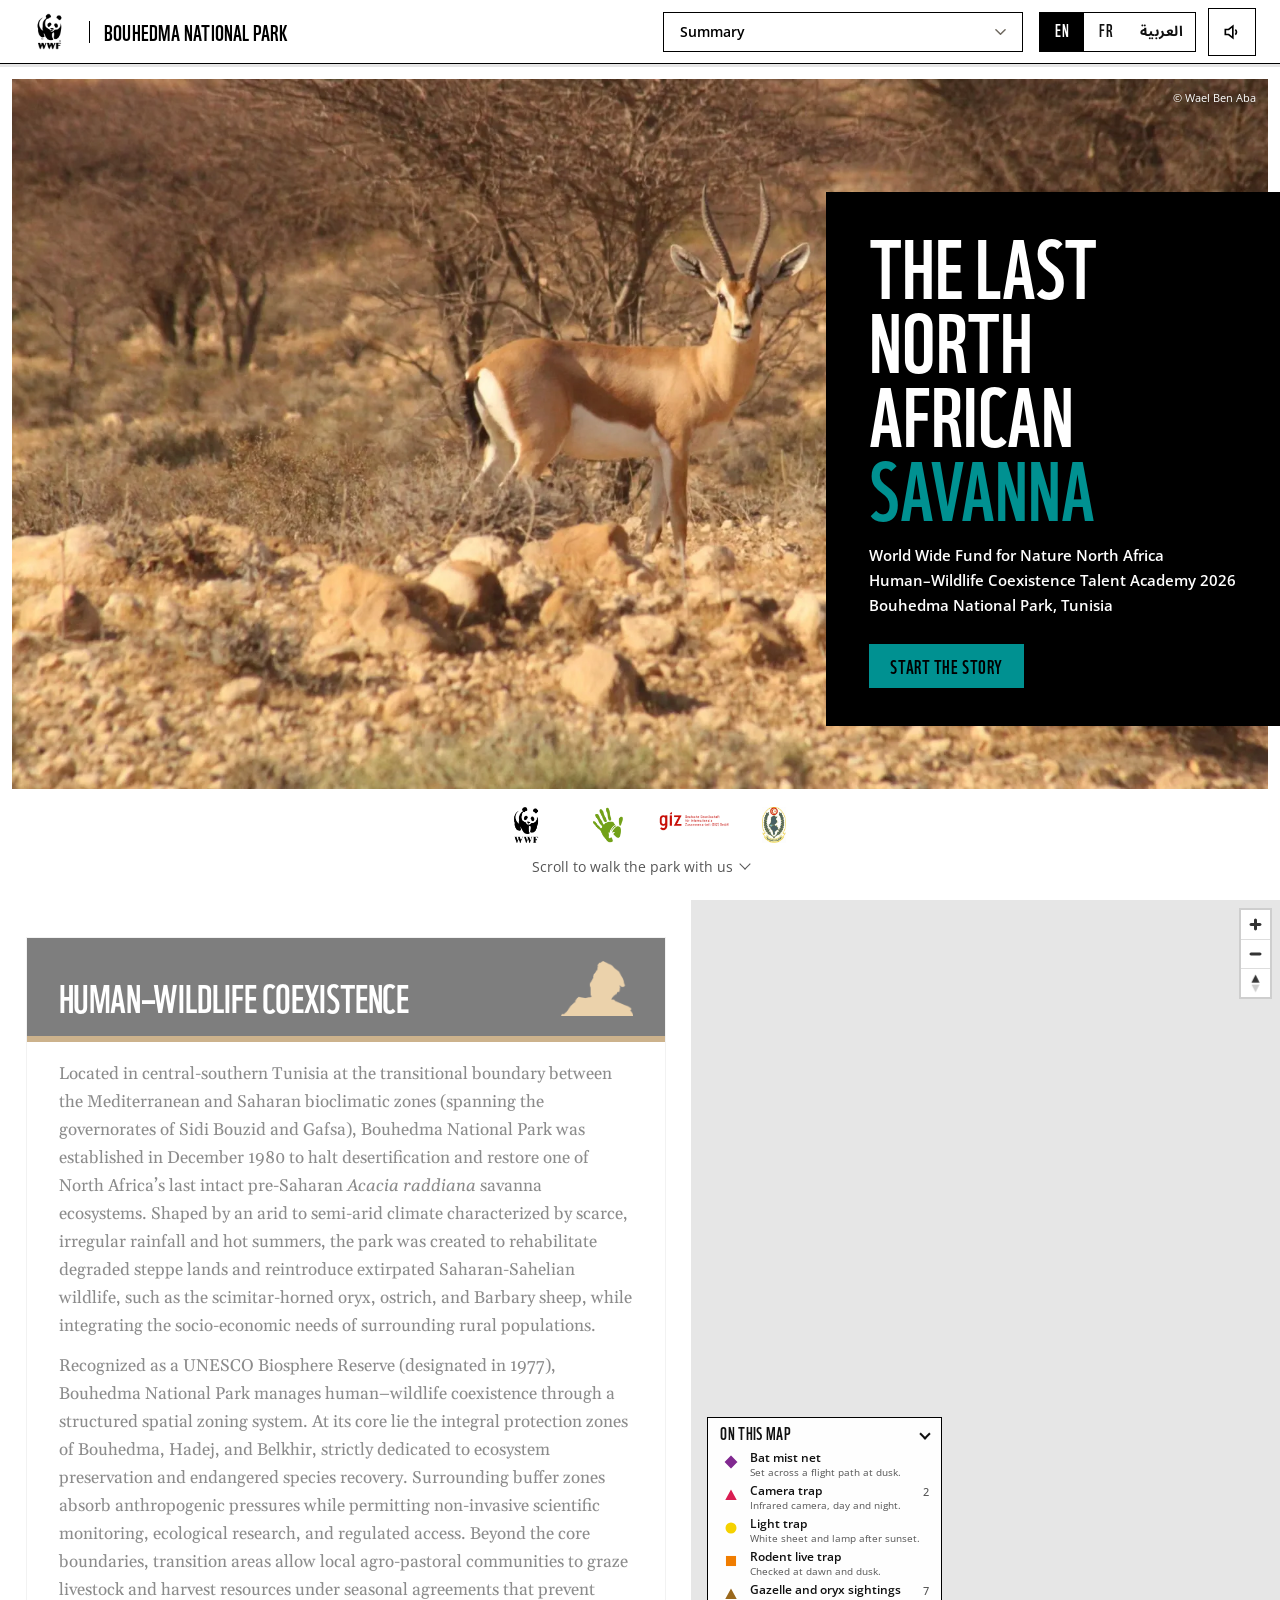
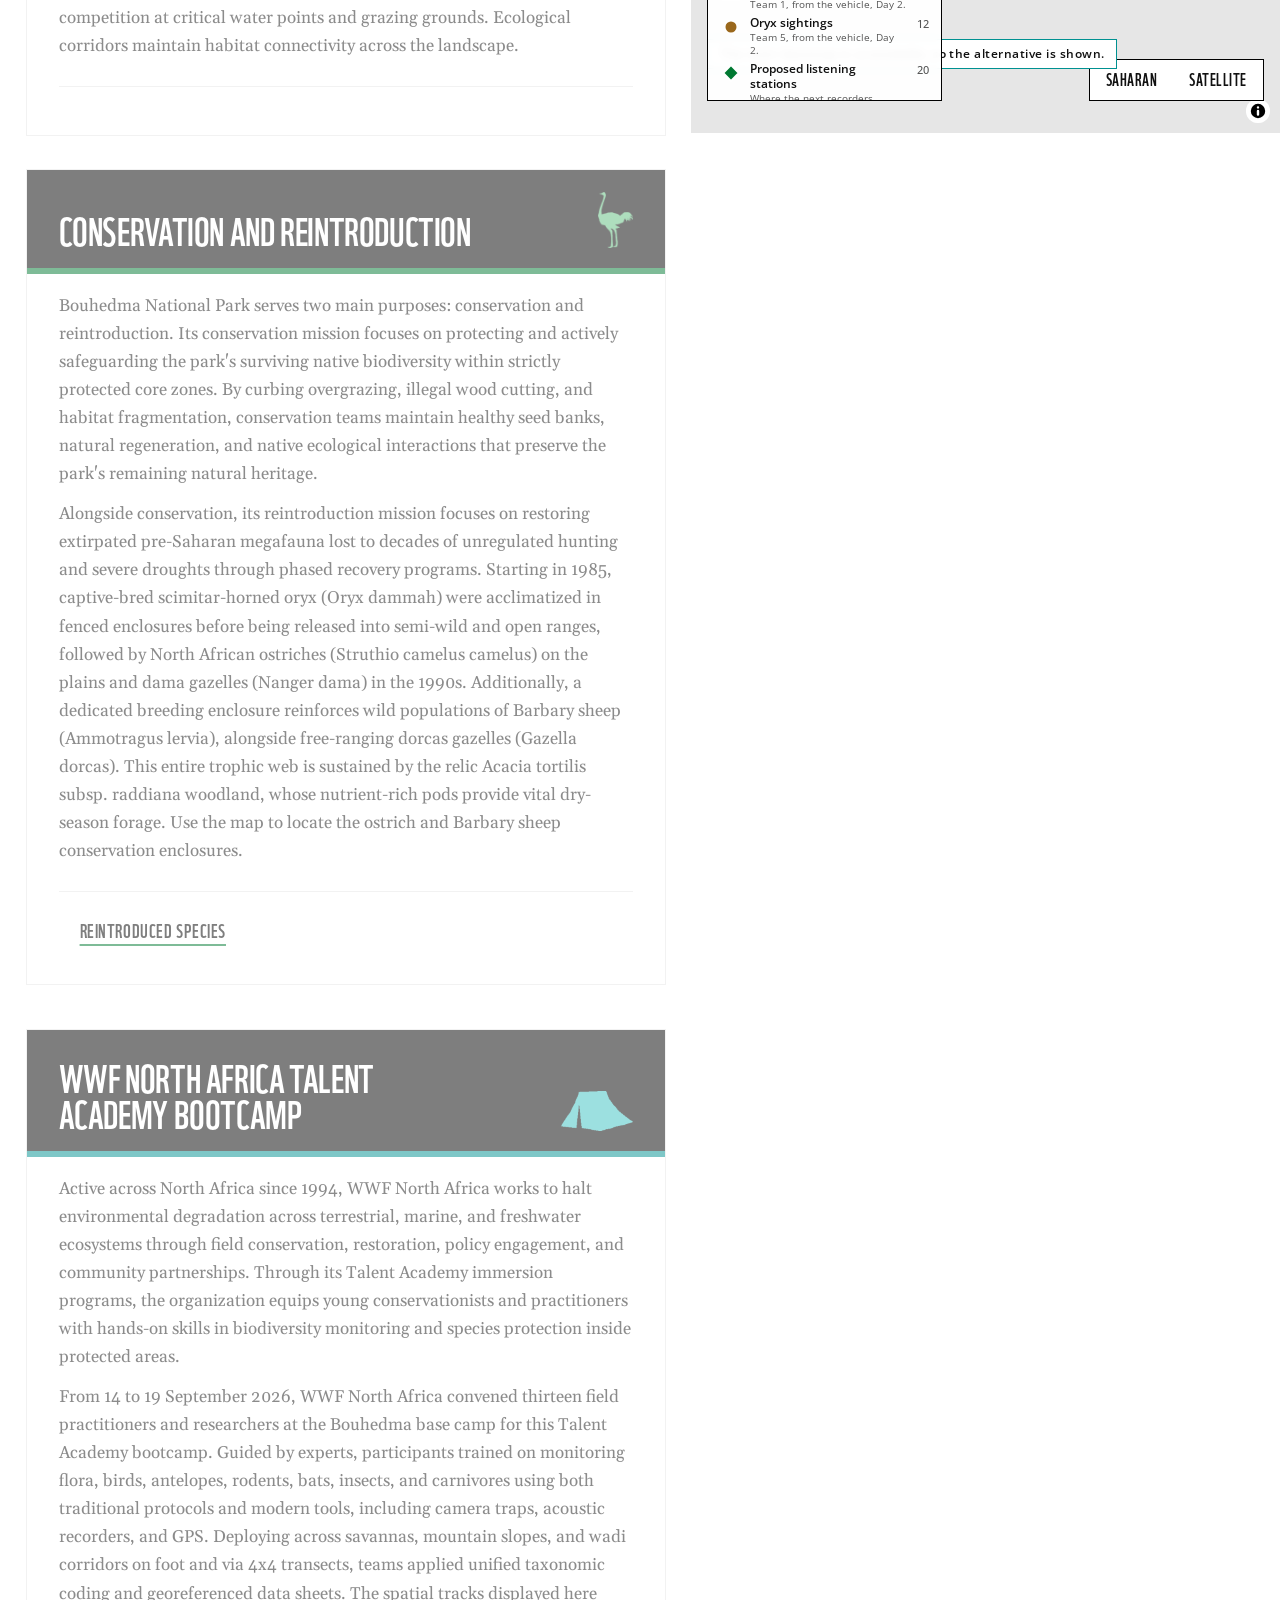
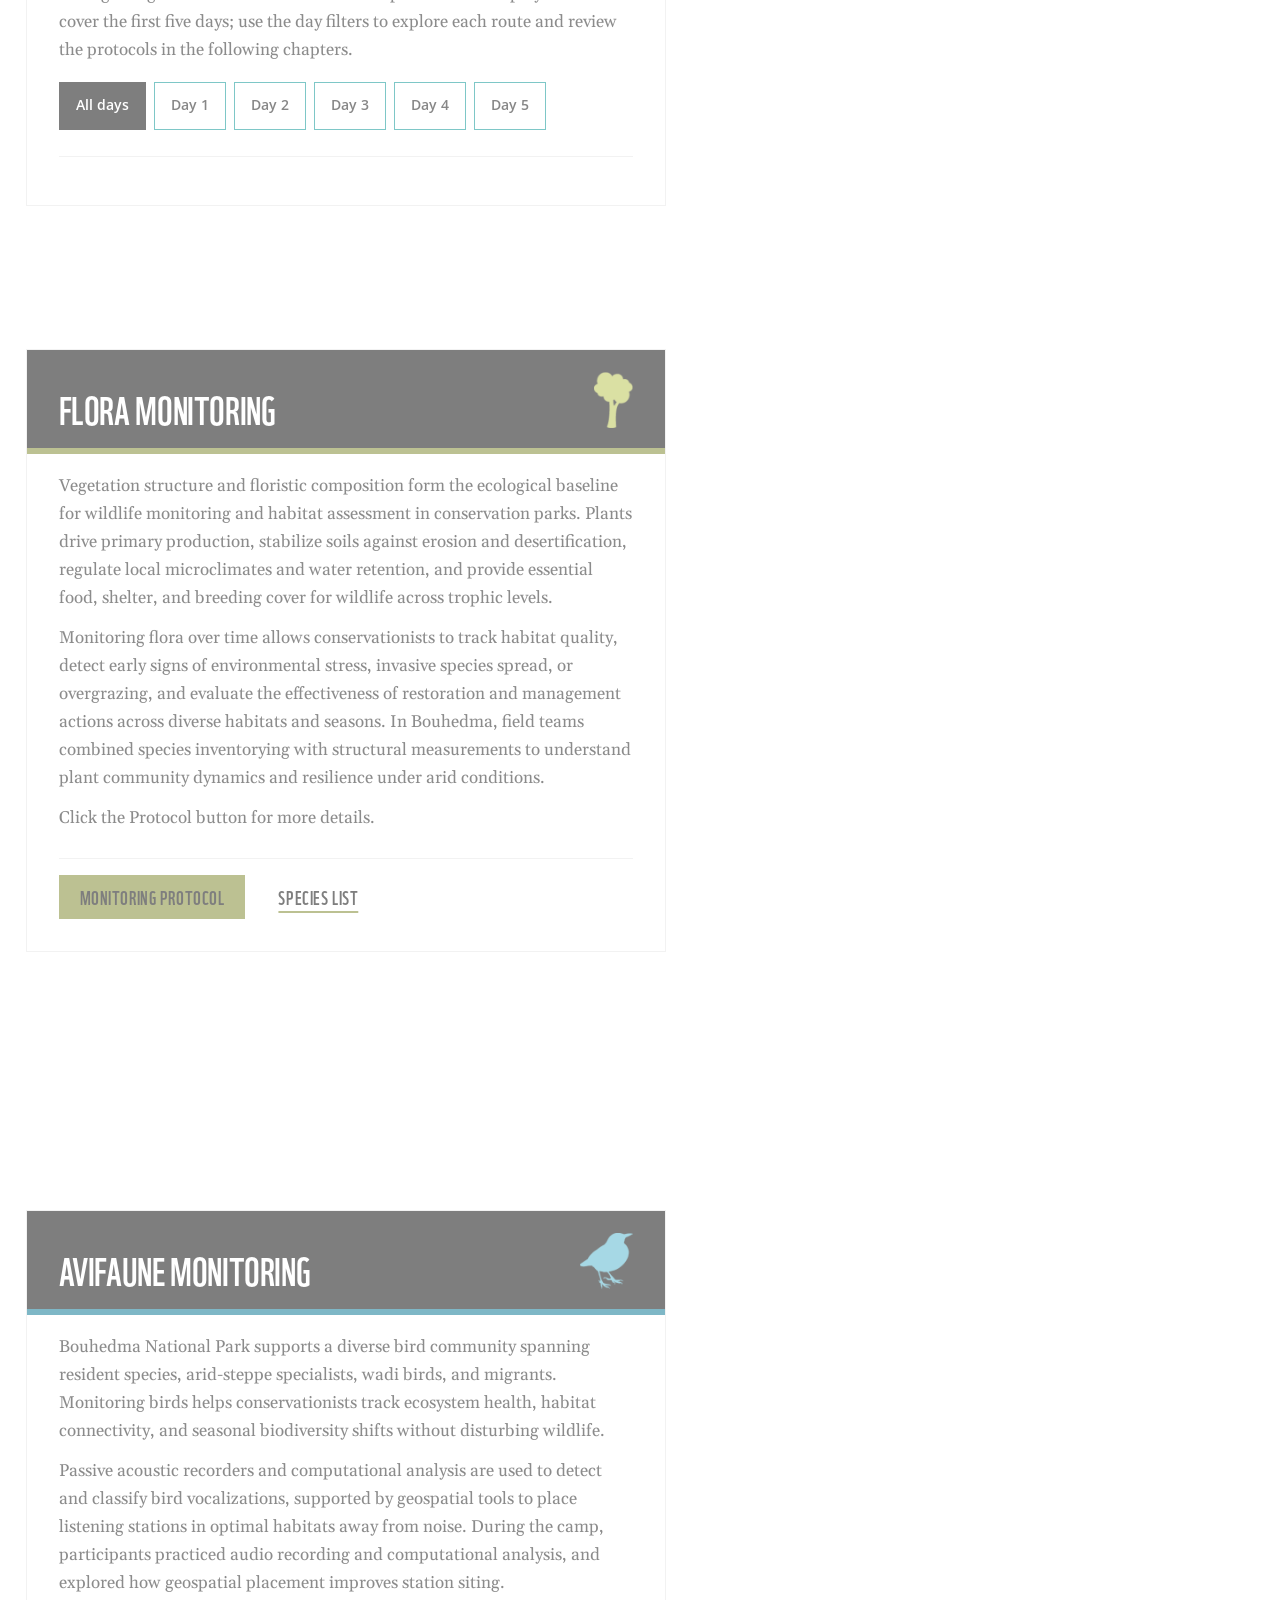
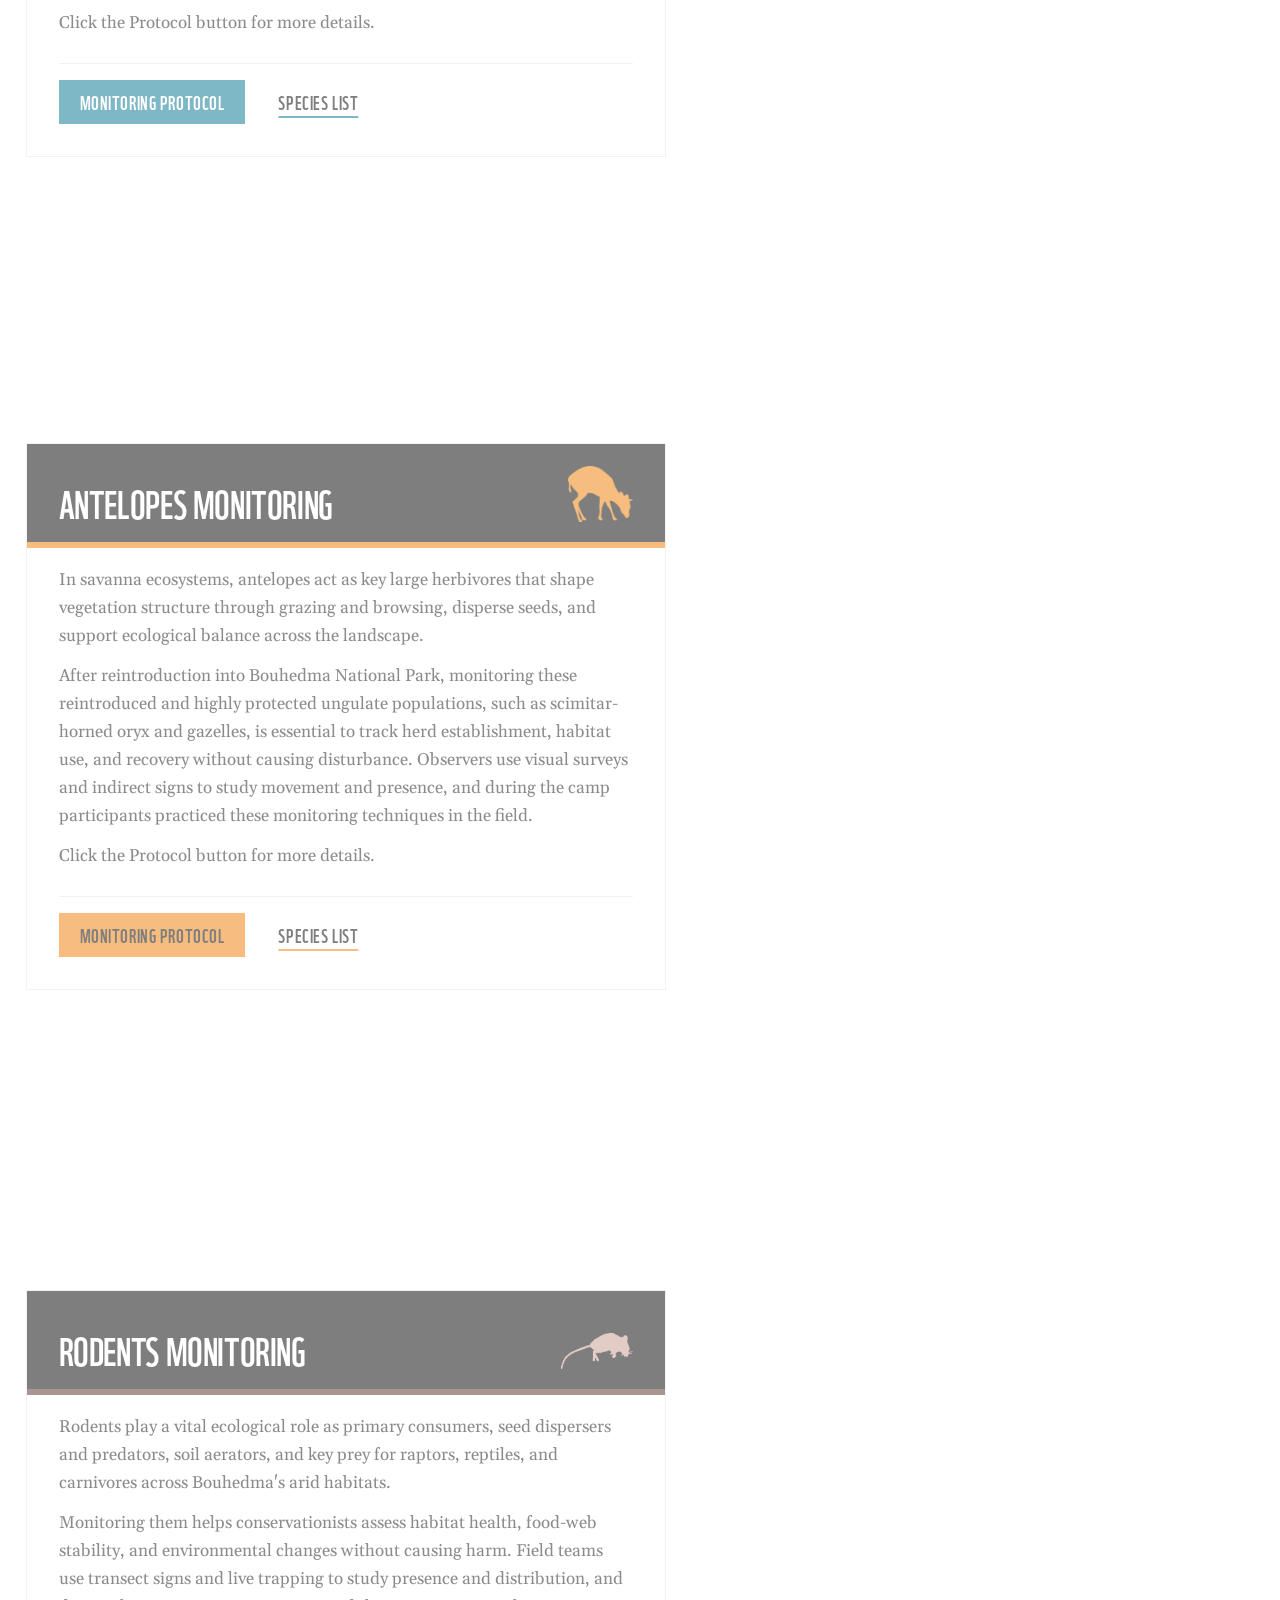
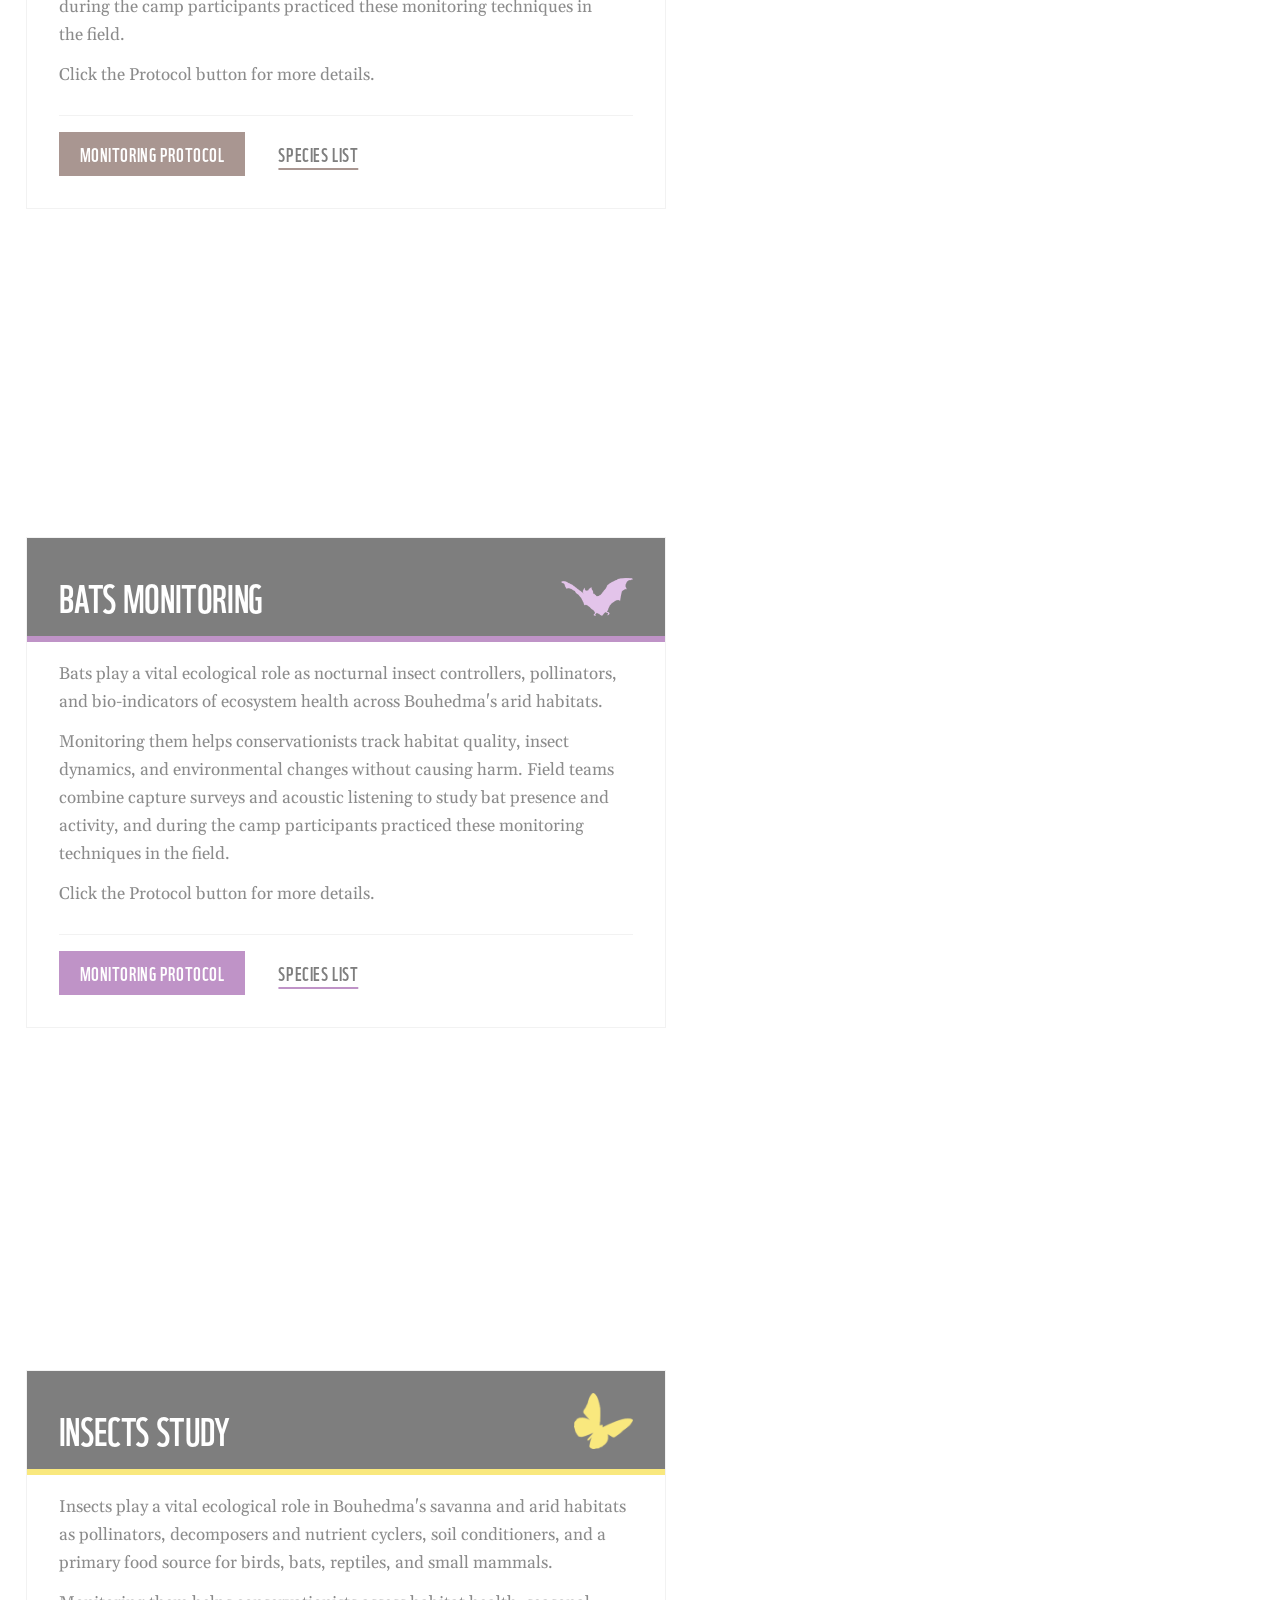
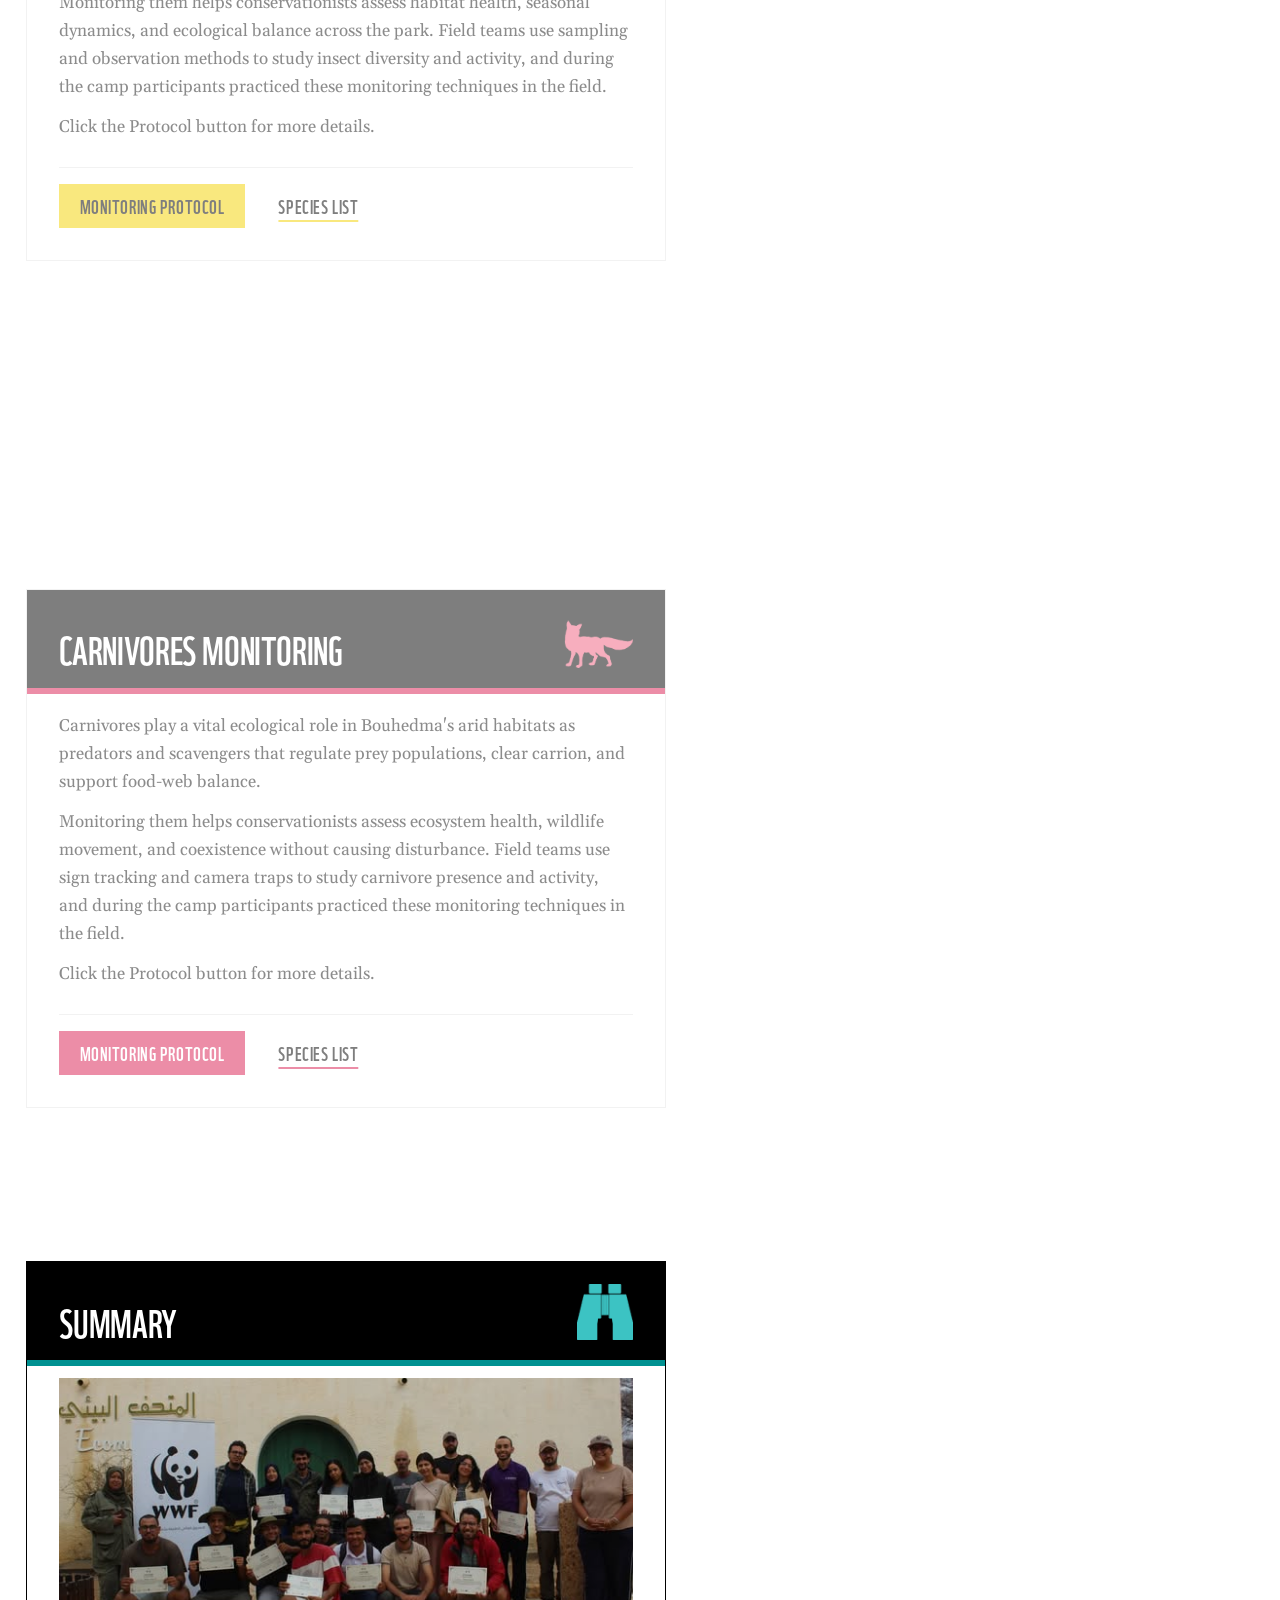
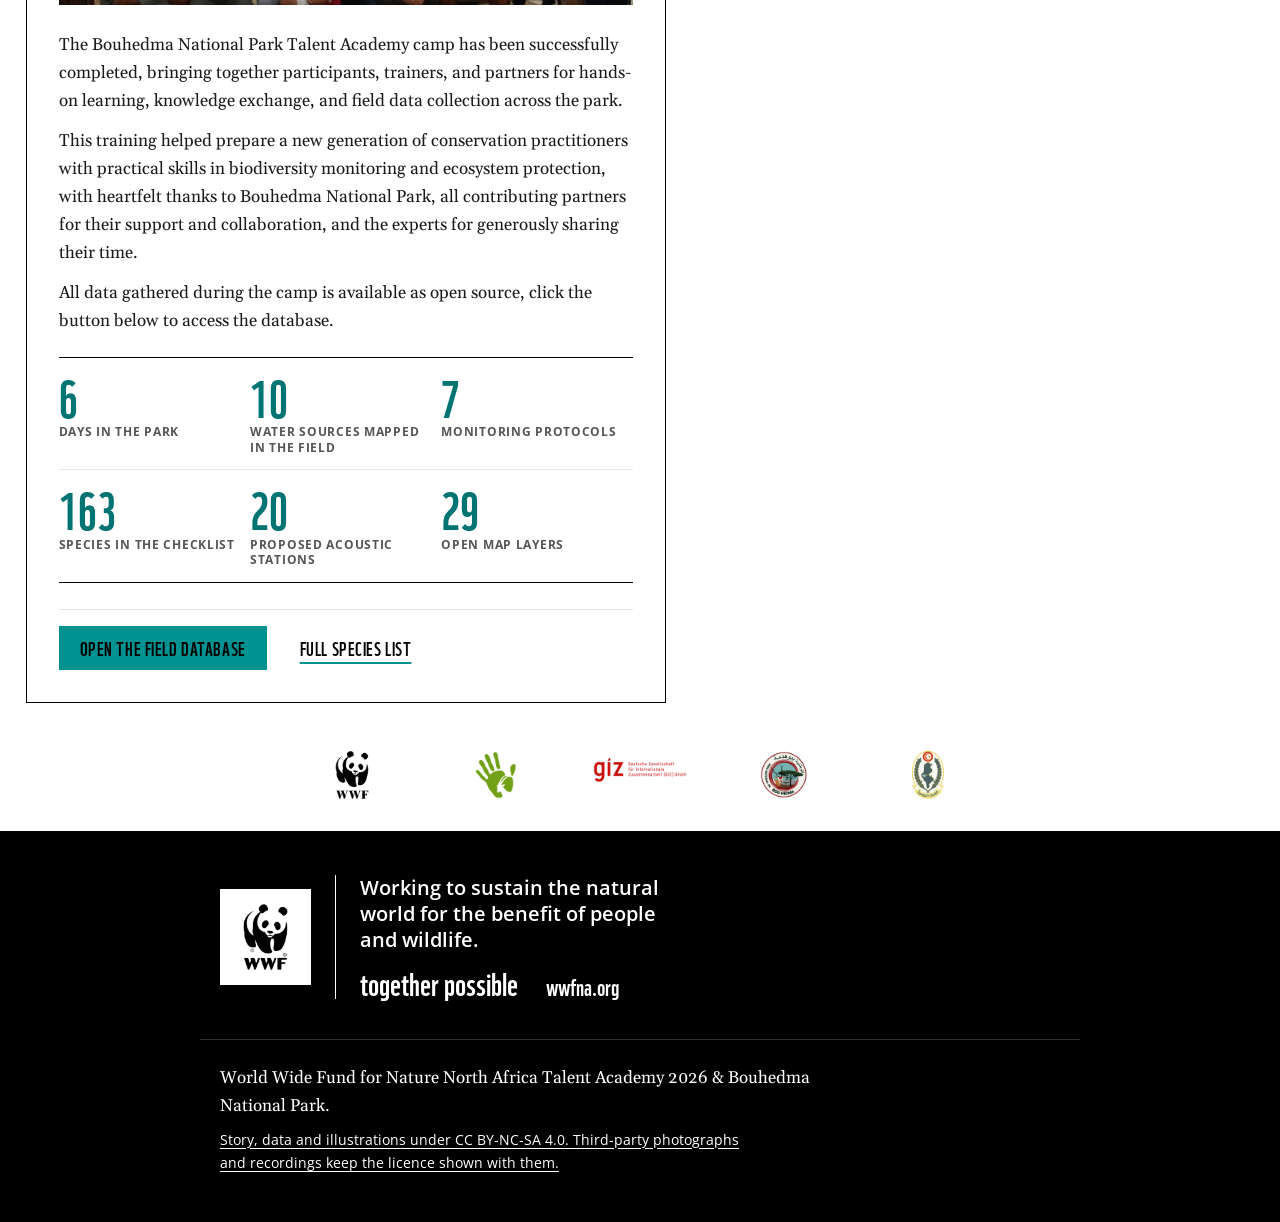
<file: index.html>
<!doctype html>
<html lang="en" dir="ltr" data-theme="day">
  <head>
    <meta charset="utf-8" />
    <meta name="viewport" content="width=device-width, initial-scale=1" />
    <title>Bouhedma National Park — The last North African savanna</title>
    <meta
      name="description"
      content="An interactive story map of Bouhedma National Park, Tunisia: five days of wildlife and flora monitoring from the WWF North Africa Talent Academy 2026, with open field data."
    />
    <link rel="icon" type="image/png" href="Internal-data/ui-assets/favicon.png" />
    <link rel="preload" as="font" type="font/woff" href="Internal-data/fonts/wwf.woff" crossorigin />
    <link rel="preload" as="font" type="font/woff2" href="Internal-data/fonts/open-sans-normal-400-700-latin.woff2" crossorigin />
    <link rel="stylesheet" href="Internal-data/fonts/fonts.css" />
    <link
      rel="preload"
      as="image"
      href="Internal-data/ui-assets/brand/cover-gazelle.webp"
      imagesrcset="Internal-data/ui-assets/brand/cover-gazelle-sm.webp 900w, Internal-data/ui-assets/brand/cover-gazelle.webp 2000w"
      imagesizes="100vw"
      fetchpriority="high"
    />
    <meta name="theme-color" content="#000000" />
    <link rel="canonical" href="https://bnpstorymap.vercel.app/" />
    <link rel="alternate" hreflang="en" href="https://bnpstorymap.vercel.app/?lang=en" />
    <link rel="alternate" hreflang="fr" href="https://bnpstorymap.vercel.app/?lang=fr" />
    <link rel="alternate" hreflang="ar" href="https://bnpstorymap.vercel.app/?lang=ar" />
    <link rel="alternate" hreflang="x-default" href="https://bnpstorymap.vercel.app/" />
    <meta property="og:type" content="website" />
    <meta property="og:url" content="https://bnpstorymap.vercel.app/" />
    <meta property="og:site_name" content="Bouhedma National Park" />
    <meta property="og:title" content="The last North African savanna — Bouhedma National Park" />
    <meta property="og:description" content="Walk Bouhedma National Park through five days of field monitoring: oryx, gazelles, bats, carnivores, insects and acacia savanna, mapped from the WWF North Africa Talent Academy 2026." />
    <meta property="og:image" content="https://bnpstorymap.vercel.app/Internal-data/ui-assets/brand/cover-gazelle.webp" />
    <meta property="og:image:alt" content="A gazelle stands among acacia scrub and stones, looking towards the camera." />

    <meta property="og:locale" content="en_GB" />
    <meta property="og:locale:alternate" content="fr_FR" />
    <meta property="og:locale:alternate" content="ar_TN" />
    <meta name="twitter:card" content="summary_large_image" />
  <script type="module" crossorigin src="Internal-data/js/main-CC2_RaLk.js"></script>
    <link rel="modulepreload" crossorigin href="Internal-data/js/vendor-maplibre-DUgWaH7r.js">
    <link rel="modulepreload" crossorigin href="Internal-data/js/vendor-scroll-CPqyXdOc.js">
    <link rel="stylesheet" crossorigin href="Internal-data/css/vendor-maplibre-MGNviBeR.css">
    <link rel="stylesheet" crossorigin href="Internal-data/css/main-Crw19VBs.css?v=protocol-centered-text-20261121">
    <link rel="stylesheet" href="Internal-data/css/wwf-brand.css">
  </head>
  <body>
    <a class="skip-link" href="#narrative" data-i18n="site.skip_to_content">Skip to the story </a>

    <header class="nav-bar" id="nav-bar"></header>
    <div class="progress-bar" id="progress-bar" aria-hidden="true">
      <div class="progress-bar__fill"></div>
    </div>

    <section class="cover" id="cover" aria-labelledby="cover-title"></section>

    <main class="storymap-split" id="storymap">
      <div class="narrative-pane" id="narrative" tabindex="-1"></div>
      <div class="map-pane" id="map-pane">
        <div id="map" role="region" data-i18n-aria-label="map.aria_label"></div>
      </div>
    </main>

    <footer class="site-footer" id="site-footer"></footer>

    <dialog class="protocol-modal" id="protocol-dialog" data-i18n-aria-label="tutorial.dialog_label"></dialog>
    <dialog class="species-modal" id="species-dialog" data-i18n-aria-label="species.dialog_title"></dialog>
    <dialog class="lightbox" id="lightbox-dialog" data-i18n-aria-label="gallery.label"></dialog>
    <dialog class="species-modal sound-library" id="sound-dialog" data-i18n-aria-label="sound.library_title"></dialog>


  </body>
</html>
</file>
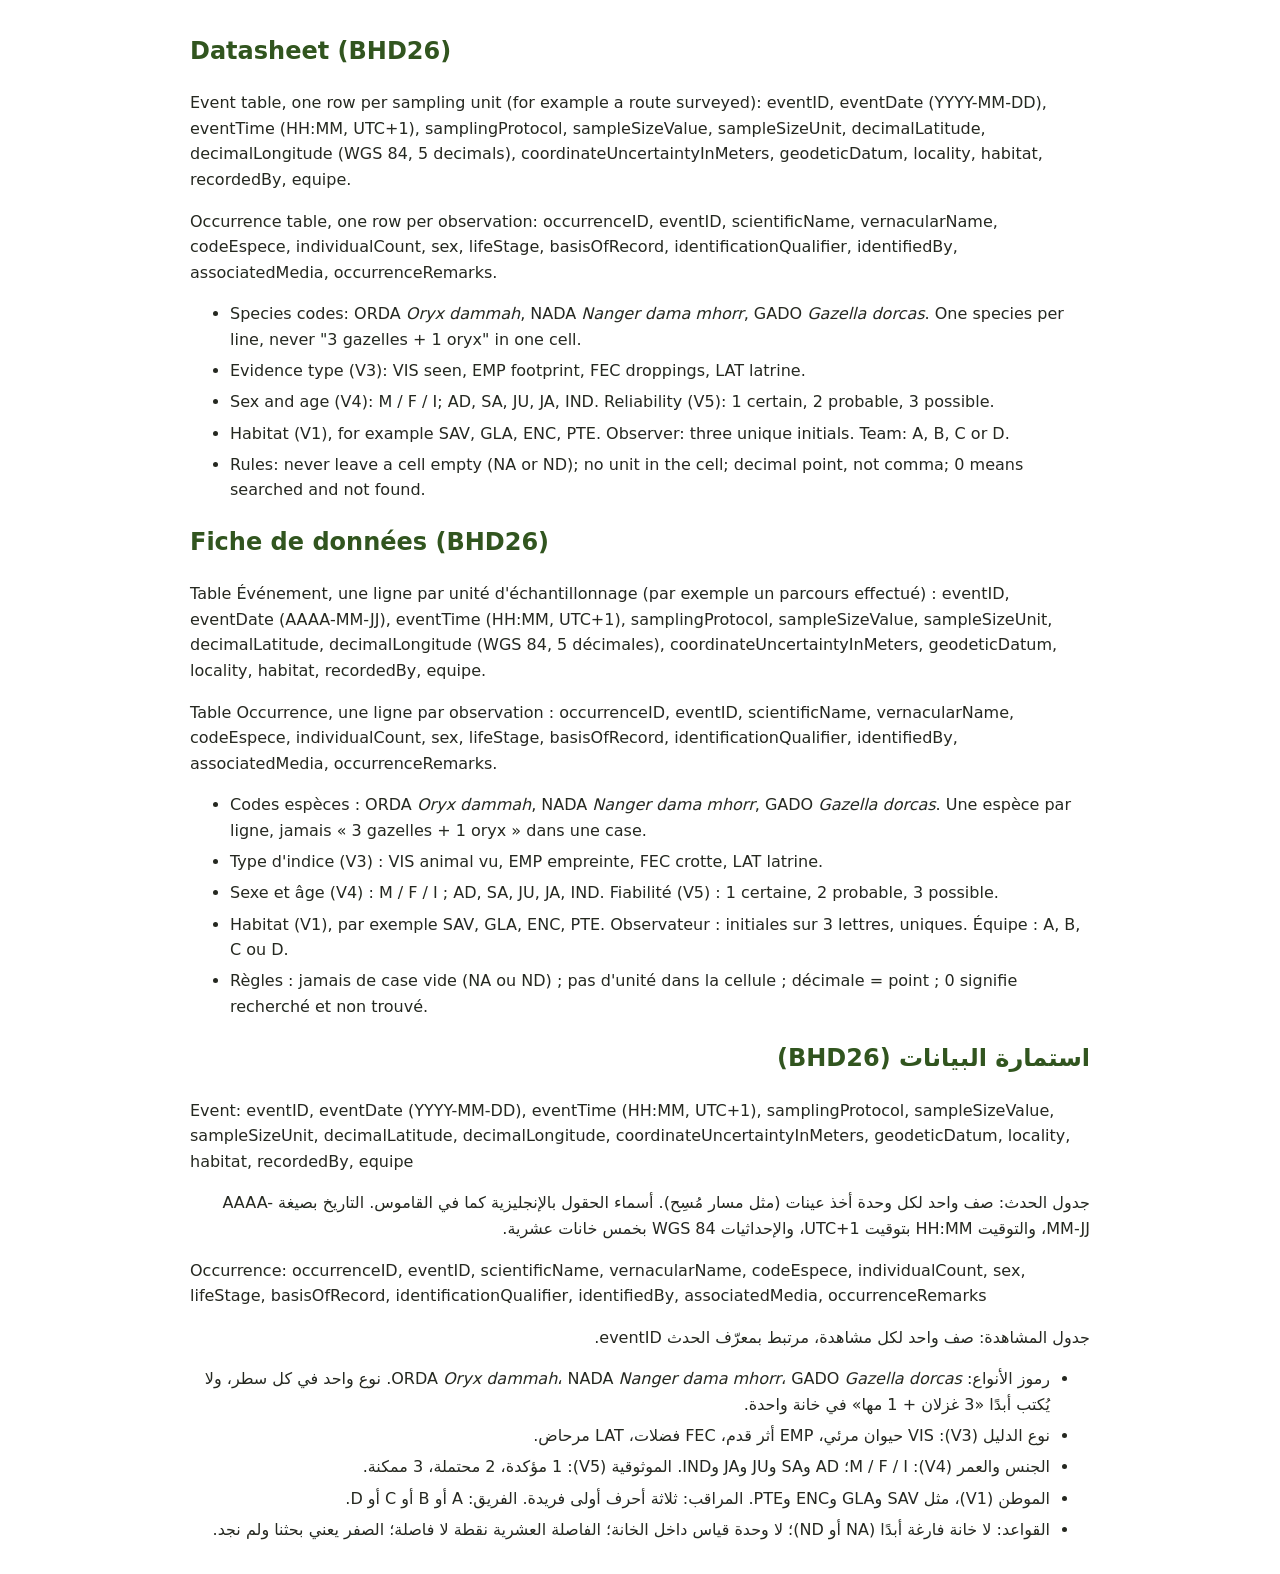
<file: Public-data/downloads/datasheet.antelopes.html>
<!doctype html><html lang="en"><head><meta charset="utf-8"><meta name="viewport" content="width=device-width, initial-scale=1"><title>Field sheet definitions: antelopes</title><style>body{font:16px/1.6 system-ui,sans-serif;max-width:900px;margin:2rem auto;padding:0 1rem;color:#252820}section{margin-block:2rem}h2,h3{color:#31551f}li{margin-block:.35rem}</style></head><body><section data-section="datasheet">
  <div lang="en" dir="ltr">
    <h2>Datasheet (BHD26)</h2>
    <p>Event table, one row per sampling unit (for example a route surveyed): eventID, eventDate (YYYY-MM-DD), eventTime (HH:MM, UTC+1), samplingProtocol, sampleSizeValue, sampleSizeUnit, decimalLatitude, decimalLongitude (WGS 84, 5 decimals), coordinateUncertaintyInMeters, geodeticDatum, locality, habitat, recordedBy, equipe.</p>
    <p>Occurrence table, one row per observation: occurrenceID, eventID, scientificName, vernacularName, codeEspece, individualCount, sex, lifeStage, basisOfRecord, identificationQualifier, identifiedBy, associatedMedia, occurrenceRemarks.</p>
    <ul>
      <li>Species codes: ORDA <em>Oryx dammah</em>, NADA <em>Nanger dama mhorr</em>, GADO <em>Gazella dorcas</em>. One species per line, never "3 gazelles + 1 oryx" in one cell.</li>
      <li>Evidence type (V3): VIS seen, EMP footprint, FEC droppings, LAT latrine.</li>
      <li>Sex and age (V4): M / F / I; AD, SA, JU, JA, IND. Reliability (V5): 1 certain, 2 probable, 3 possible.</li>
      <li>Habitat (V1), for example SAV, GLA, ENC, PTE. Observer: three unique initials. Team: A, B, C or D.</li>
      <li>Rules: never leave a cell empty (NA or ND); no unit in the cell; decimal point, not comma; 0 means searched and not found.</li>
    </ul>
  </div>
  <div lang="fr" dir="ltr">
    <h2>Fiche de données (BHD26)</h2>
    <p>Table Événement, une ligne par unité d'échantillonnage (par exemple un parcours effectué) : eventID, eventDate (AAAA-MM-JJ), eventTime (HH:MM, UTC+1), samplingProtocol, sampleSizeValue, sampleSizeUnit, decimalLatitude, decimalLongitude (WGS 84, 5 décimales), coordinateUncertaintyInMeters, geodeticDatum, locality, habitat, recordedBy, equipe.</p>
    <p>Table Occurrence, une ligne par observation : occurrenceID, eventID, scientificName, vernacularName, codeEspece, individualCount, sex, lifeStage, basisOfRecord, identificationQualifier, identifiedBy, associatedMedia, occurrenceRemarks.</p>
    <ul>
      <li>Codes espèces : ORDA <em>Oryx dammah</em>, NADA <em>Nanger dama mhorr</em>, GADO <em>Gazella dorcas</em>. Une espèce par ligne, jamais « 3 gazelles + 1 oryx » dans une case.</li>
      <li>Type d'indice (V3) : VIS animal vu, EMP empreinte, FEC crotte, LAT latrine.</li>
      <li>Sexe et âge (V4) : M / F / I ; AD, SA, JU, JA, IND. Fiabilité (V5) : 1 certaine, 2 probable, 3 possible.</li>
      <li>Habitat (V1), par exemple SAV, GLA, ENC, PTE. Observateur : initiales sur 3 lettres, uniques. Équipe : A, B, C ou D.</li>
      <li>Règles : jamais de case vide (NA ou ND) ; pas d'unité dans la cellule ; décimale = point ; 0 signifie recherché et non trouvé.</li>
    </ul>
  </div>
  <div lang="ar" dir="rtl">
    <h2>استمارة البيانات (BHD26)</h2>
    <p dir="ltr">Event: eventID, eventDate (YYYY-MM-DD), eventTime (HH:MM, UTC+1), samplingProtocol, sampleSizeValue, sampleSizeUnit, decimalLatitude, decimalLongitude, coordinateUncertaintyInMeters, geodeticDatum, locality, habitat, recordedBy, equipe</p>
    <p>جدول الحدث: صف واحد لكل وحدة أخذ عينات (مثل مسار مُسِح). أسماء الحقول بالإنجليزية كما في القاموس. التاريخ بصيغة AAAA-MM-JJ، والتوقيت HH:MM بتوقيت UTC+1، والإحداثيات WGS 84 بخمس خانات عشرية.</p>
    <p dir="ltr">Occurrence: occurrenceID, eventID, scientificName, vernacularName, codeEspece, individualCount, sex, lifeStage, basisOfRecord, identificationQualifier, identifiedBy, associatedMedia, occurrenceRemarks</p>
    <p>جدول المشاهدة: صف واحد لكل مشاهدة، مرتبط بمعرّف الحدث eventID.</p>
    <ul>
      <li>رموز الأنواع: ORDA <em>Oryx dammah</em>، NADA <em>Nanger dama mhorr</em>، GADO <em>Gazella dorcas</em>. نوع واحد في كل سطر، ولا يُكتب أبدًا «3 غزلان + 1 مها» في خانة واحدة.</li>
      <li>نوع الدليل (V3): VIS حيوان مرئي، EMP أثر قدم، FEC فضلات، LAT مرحاض.</li>
      <li>الجنس والعمر (V4): M / F / I؛ AD وSA وJU وJA وIND. الموثوقية (V5): 1 مؤكدة، 2 محتملة، 3 ممكنة.</li>
      <li>الموطن (V1)، مثل SAV وGLA وENC وPTE. المراقب: ثلاثة أحرف أولى فريدة. الفريق: A أو B أو C أو D.</li>
      <li>القواعد: لا خانة فارغة أبدًا (NA أو ND)؛ لا وحدة قياس داخل الخانة؛ الفاصلة العشرية نقطة لا فاصلة؛ الصفر يعني بحثنا ولم نجد.</li>
    </ul>
  </div>
</section></body></html>
</file>
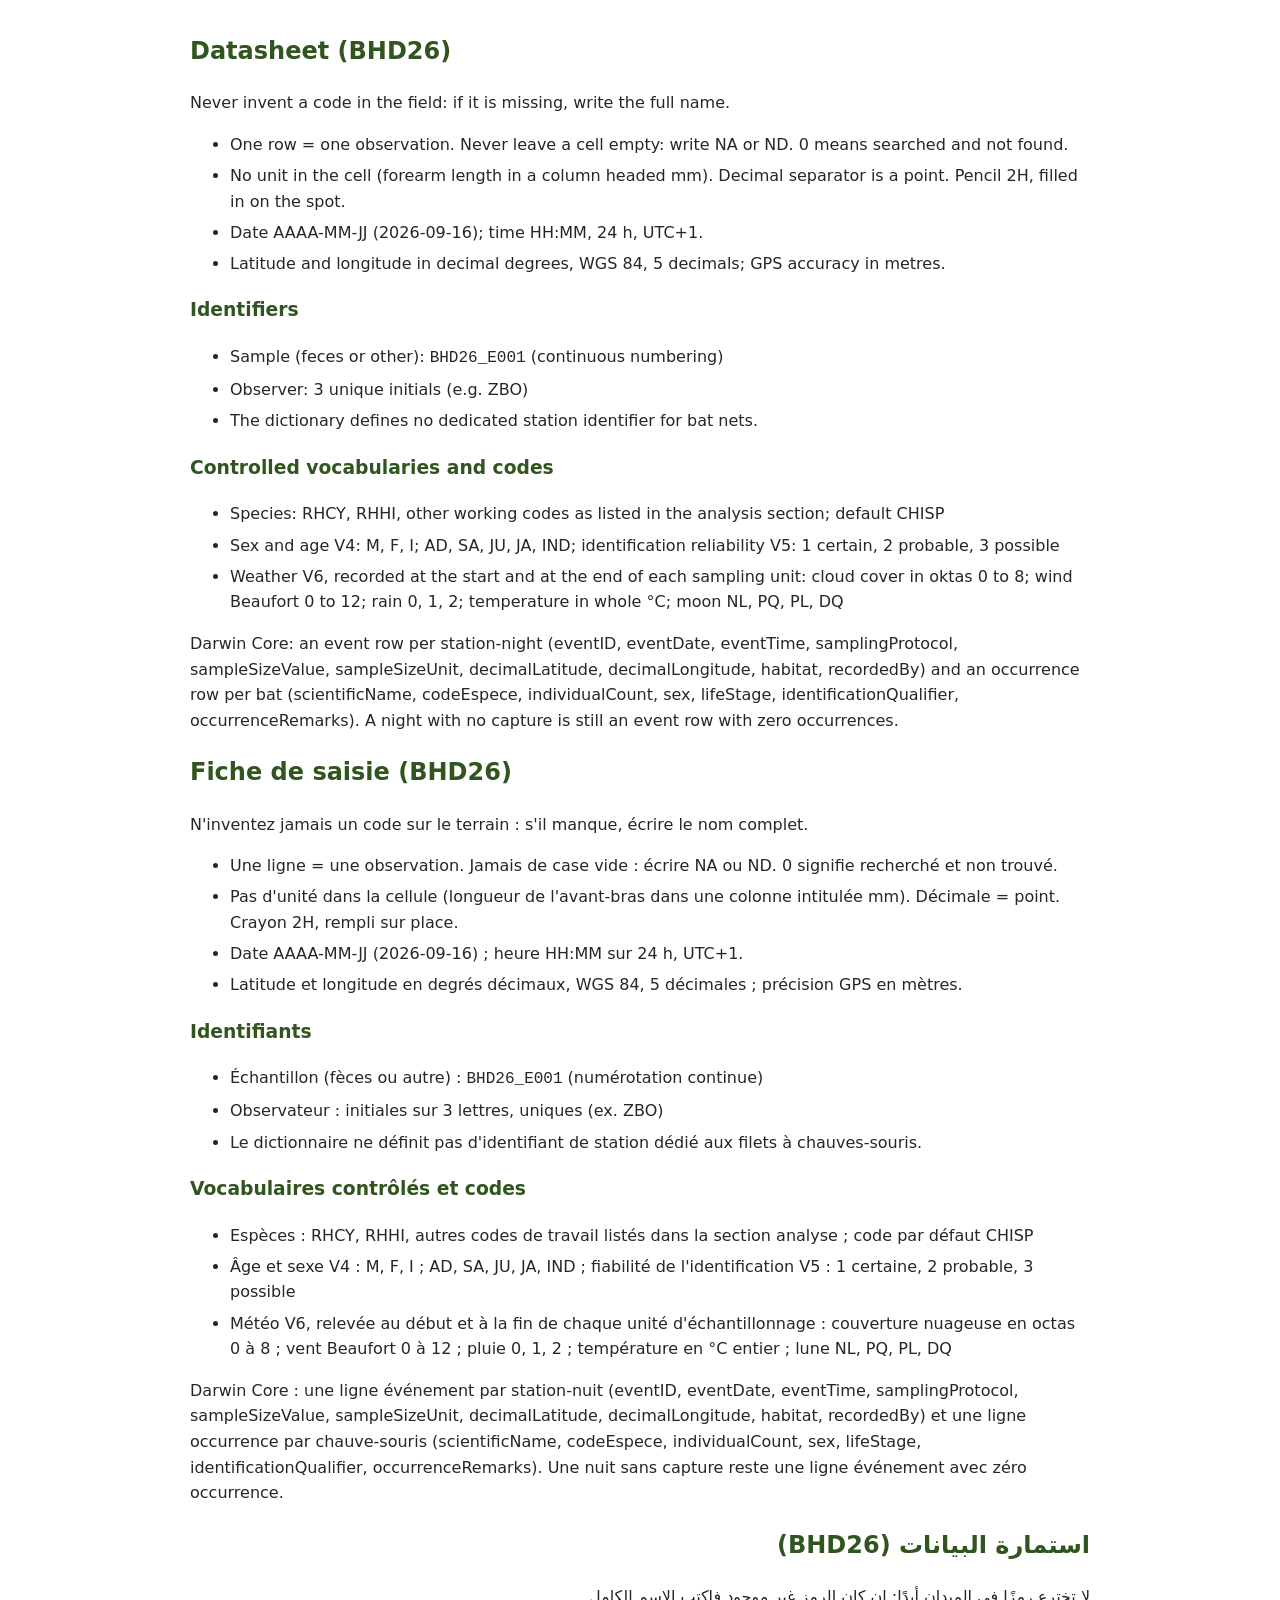
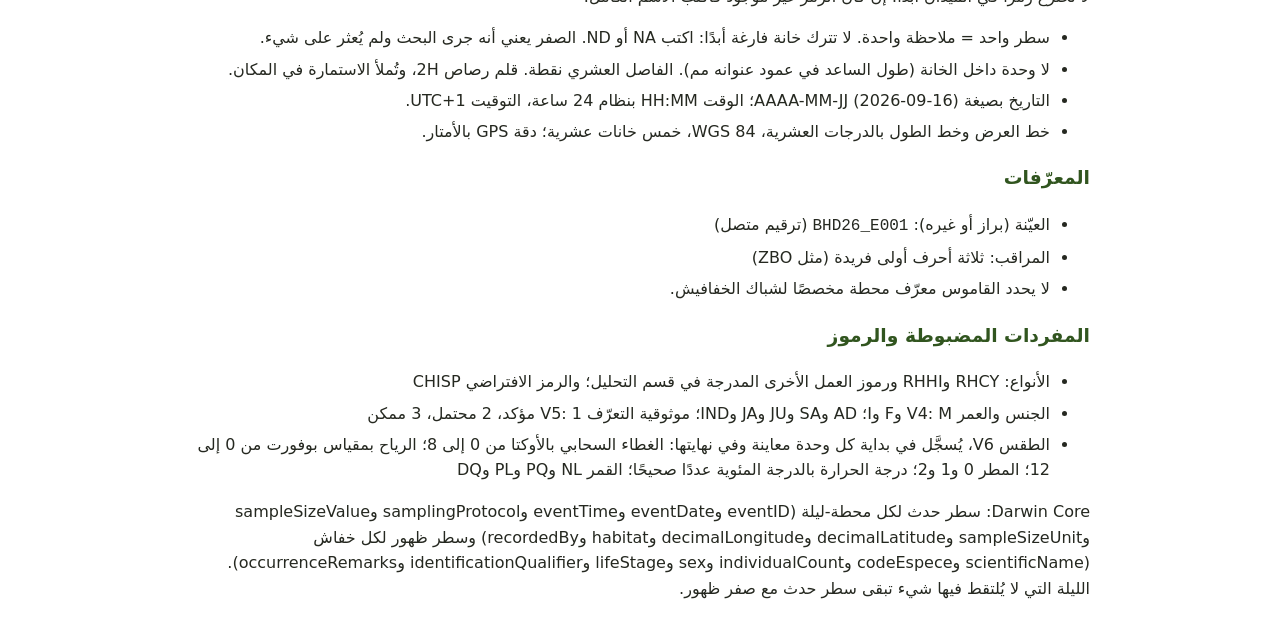
<file: Public-data/downloads/datasheet.bats.html>
<!doctype html><html lang="en"><head><meta charset="utf-8"><meta name="viewport" content="width=device-width, initial-scale=1"><title>Field sheet definitions: bats</title><style>body{font:16px/1.6 system-ui,sans-serif;max-width:900px;margin:2rem auto;padding:0 1rem;color:#252820}section{margin-block:2rem}h2,h3{color:#31551f}li{margin-block:.35rem}</style></head><body><section data-section="datasheet">
  <div lang="en" dir="ltr"><h2>Datasheet (BHD26)</h2><p>Never invent a code in the field: if it is missing, write the full name.</p><ul><li>One row = one observation. Never leave a cell empty: write NA or ND. 0 means searched and not found.</li><li>No unit in the cell (forearm length in a column headed mm). Decimal separator is a point. Pencil 2H, filled in on the spot.</li><li>Date AAAA-MM-JJ (2026-09-16); time HH:MM, 24 h, UTC+1.</li><li>Latitude and longitude in decimal degrees, WGS 84, 5 decimals; GPS accuracy in metres.</li></ul><h3>Identifiers</h3><ul><li>Sample (feces or other): <code>BHD26_E001</code> (continuous numbering)</li><li>Observer: 3 unique initials (e.g. ZBO)</li><li>The dictionary defines no dedicated station identifier for bat nets.</li></ul><h3>Controlled vocabularies and codes</h3><ul><li>Species: RHCY, RHHI, other working codes as listed in the analysis section; default CHISP</li><li>Sex and age V4: M, F, I; AD, SA, JU, JA, IND; identification reliability V5: 1 certain, 2 probable, 3 possible</li><li>Weather V6, recorded at the start and at the end of each sampling unit: cloud cover in oktas 0 to 8; wind Beaufort 0 to 12; rain 0, 1, 2; temperature in whole °C; moon NL, PQ, PL, DQ</li></ul><p>Darwin Core: an event row per station-night (eventID, eventDate, eventTime, samplingProtocol, sampleSizeValue, sampleSizeUnit, decimalLatitude, decimalLongitude, habitat, recordedBy) and an occurrence row per bat (scientificName, codeEspece, individualCount, sex, lifeStage, identificationQualifier, occurrenceRemarks). A night with no capture is still an event row with zero occurrences.</p></div>
  <div lang="fr" dir="ltr"><h2>Fiche de saisie (BHD26)</h2><p>N'inventez jamais un code sur le terrain : s'il manque, écrire le nom complet.</p><ul><li>Une ligne = une observation. Jamais de case vide : écrire NA ou ND. 0 signifie recherché et non trouvé.</li><li>Pas d'unité dans la cellule (longueur de l'avant-bras dans une colonne intitulée mm). Décimale = point. Crayon 2H, rempli sur place.</li><li>Date AAAA-MM-JJ (2026-09-16) ; heure HH:MM sur 24 h, UTC+1.</li><li>Latitude et longitude en degrés décimaux, WGS 84, 5 décimales ; précision GPS en mètres.</li></ul><h3>Identifiants</h3><ul><li>Échantillon (fèces ou autre) : <code>BHD26_E001</code> (numérotation continue)</li><li>Observateur : initiales sur 3 lettres, uniques (ex. ZBO)</li><li>Le dictionnaire ne définit pas d'identifiant de station dédié aux filets à chauves-souris.</li></ul><h3>Vocabulaires contrôlés et codes</h3><ul><li>Espèces : RHCY, RHHI, autres codes de travail listés dans la section analyse ; code par défaut CHISP</li><li>Âge et sexe V4 : M, F, I ; AD, SA, JU, JA, IND ; fiabilité de l'identification V5 : 1 certaine, 2 probable, 3 possible</li><li>Météo V6, relevée au début et à la fin de chaque unité d'échantillonnage : couverture nuageuse en octas 0 à 8 ; vent Beaufort 0 à 12 ; pluie 0, 1, 2 ; température en °C entier ; lune NL, PQ, PL, DQ</li></ul><p>Darwin Core : une ligne événement par station-nuit (eventID, eventDate, eventTime, samplingProtocol, sampleSizeValue, sampleSizeUnit, decimalLatitude, decimalLongitude, habitat, recordedBy) et une ligne occurrence par chauve-souris (scientificName, codeEspece, individualCount, sex, lifeStage, identificationQualifier, occurrenceRemarks). Une nuit sans capture reste une ligne événement avec zéro occurrence.</p></div>
  <div lang="ar" dir="rtl"><h2>استمارة البيانات (BHD26)</h2><p>لا تخترع رمزًا في الميدان أبدًا: إن كان الرمز غير موجود فاكتب الاسم الكامل.</p><ul><li>سطر واحد = ملاحظة واحدة. لا تترك خانة فارغة أبدًا: اكتب NA أو ND. الصفر يعني أنه جرى البحث ولم يُعثر على شيء.</li><li>لا وحدة داخل الخانة (طول الساعد في عمود عنوانه مم). الفاصل العشري نقطة. قلم رصاص 2H، وتُملأ الاستمارة في المكان.</li><li>التاريخ بصيغة AAAA-MM-JJ (2026-09-16)؛ الوقت HH:MM بنظام 24 ساعة، التوقيت UTC+1.</li><li>خط العرض وخط الطول بالدرجات العشرية، WGS 84، خمس خانات عشرية؛ دقة GPS بالأمتار.</li></ul><h3>المعرّفات</h3><ul><li>العيّنة (براز أو غيره): <code>BHD26_E001</code> (ترقيم متصل)</li><li>المراقب: ثلاثة أحرف أولى فريدة (مثل ZBO)</li><li>لا يحدد القاموس معرّف محطة مخصصًا لشباك الخفافيش.</li></ul><h3>المفردات المضبوطة والرموز</h3><ul><li>الأنواع: RHCY وRHHI ورموز العمل الأخرى المدرجة في قسم التحليل؛ والرمز الافتراضي CHISP</li><li>الجنس والعمر V4: M وF وI؛ AD وSA وJU وJA وIND؛ موثوقية التعرّف V5: 1 مؤكد، 2 محتمل، 3 ممكن</li><li>الطقس V6، يُسجَّل في بداية كل وحدة معاينة وفي نهايتها: الغطاء السحابي بالأوكتا من 0 إلى 8؛ الرياح بمقياس بوفورت من 0 إلى 12؛ المطر 0 و1 و2؛ درجة الحرارة بالدرجة المئوية عددًا صحيحًا؛ القمر NL وPQ وPL وDQ</li></ul><p>Darwin Core: سطر حدث لكل محطة-ليلة (eventID وeventDate وeventTime وsamplingProtocol وsampleSizeValue وsampleSizeUnit وdecimalLatitude وdecimalLongitude وhabitat وrecordedBy) وسطر ظهور لكل خفاش (scientificName وcodeEspece وindividualCount وsex وlifeStage وidentificationQualifier وoccurrenceRemarks). الليلة التي لا يُلتقط فيها شيء تبقى سطر حدث مع صفر ظهور.</p></div>
</section></body></html>
</file>
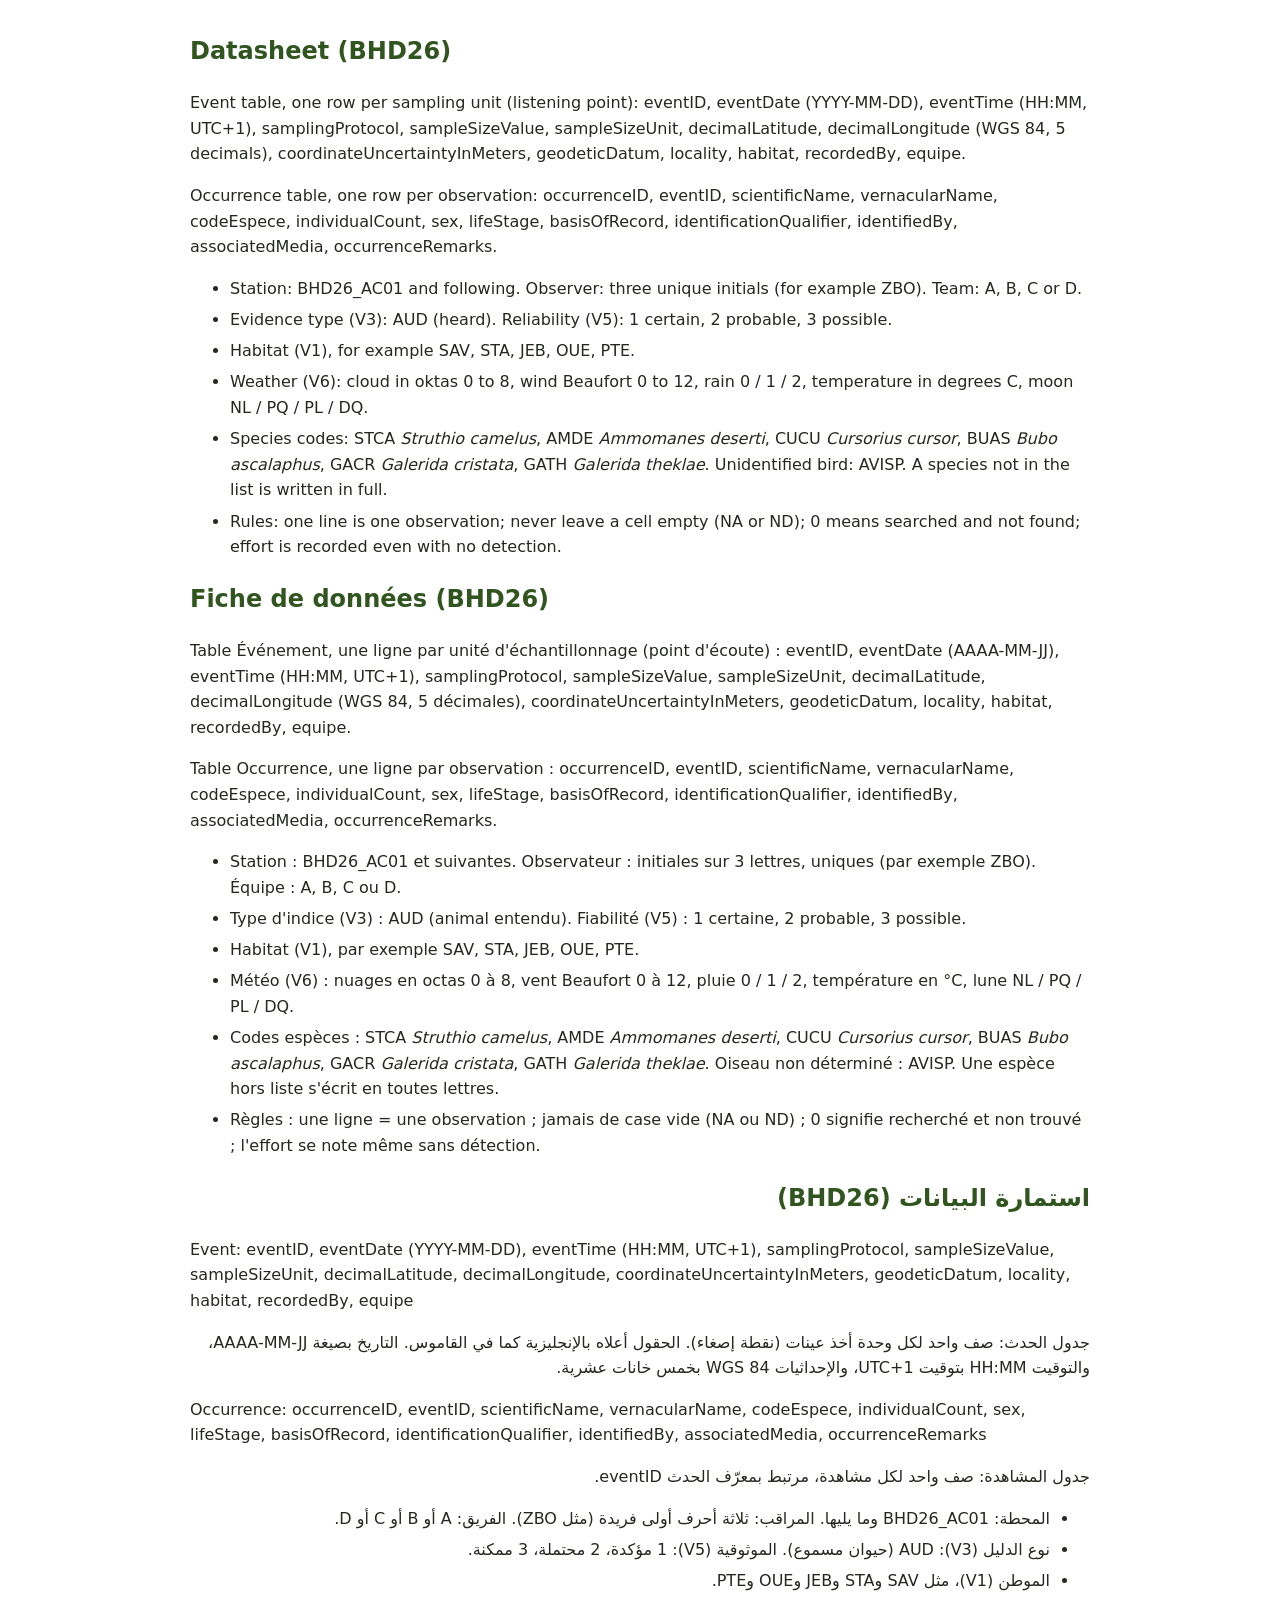
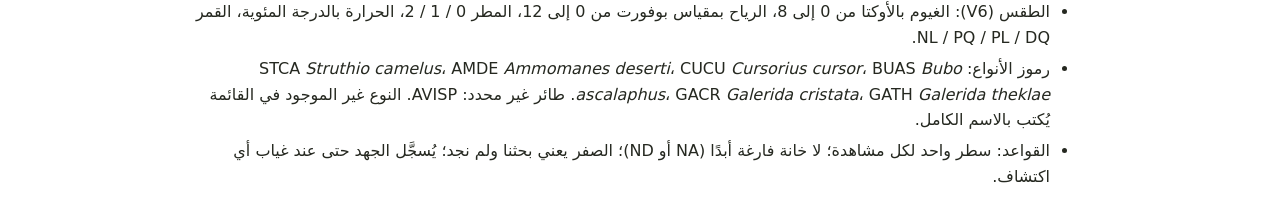
<file: Public-data/downloads/datasheet.birds.html>
<!doctype html><html lang="en"><head><meta charset="utf-8"><meta name="viewport" content="width=device-width, initial-scale=1"><title>Field sheet definitions: birds</title><style>body{font:16px/1.6 system-ui,sans-serif;max-width:900px;margin:2rem auto;padding:0 1rem;color:#252820}section{margin-block:2rem}h2,h3{color:#31551f}li{margin-block:.35rem}</style></head><body><section data-section="datasheet">
  <div lang="en" dir="ltr">
    <h2>Datasheet (BHD26)</h2>
    <p>Event table, one row per sampling unit (listening point): eventID, eventDate (YYYY-MM-DD), eventTime (HH:MM, UTC+1), samplingProtocol, sampleSizeValue, sampleSizeUnit, decimalLatitude, decimalLongitude (WGS 84, 5 decimals), coordinateUncertaintyInMeters, geodeticDatum, locality, habitat, recordedBy, equipe.</p>
    <p>Occurrence table, one row per observation: occurrenceID, eventID, scientificName, vernacularName, codeEspece, individualCount, sex, lifeStage, basisOfRecord, identificationQualifier, identifiedBy, associatedMedia, occurrenceRemarks.</p>
    <ul>
      <li>Station: BHD26_AC01 and following. Observer: three unique initials (for example ZBO). Team: A, B, C or D.</li>
      <li>Evidence type (V3): AUD (heard). Reliability (V5): 1 certain, 2 probable, 3 possible.</li>
      <li>Habitat (V1), for example SAV, STA, JEB, OUE, PTE.</li>
      <li>Weather (V6): cloud in oktas 0 to 8, wind Beaufort 0 to 12, rain 0 / 1 / 2, temperature in degrees C, moon NL / PQ / PL / DQ.</li>
      <li>Species codes: STCA <em>Struthio camelus</em>, AMDE <em>Ammomanes deserti</em>, CUCU <em>Cursorius cursor</em>, BUAS <em>Bubo ascalaphus</em>, GACR <em>Galerida cristata</em>, GATH <em>Galerida theklae</em>. Unidentified bird: AVISP. A species not in the list is written in full.</li>
      <li>Rules: one line is one observation; never leave a cell empty (NA or ND); 0 means searched and not found; effort is recorded even with no detection.</li>
    </ul>
  </div>
  <div lang="fr" dir="ltr">
    <h2>Fiche de données (BHD26)</h2>
    <p>Table Événement, une ligne par unité d'échantillonnage (point d'écoute) : eventID, eventDate (AAAA-MM-JJ), eventTime (HH:MM, UTC+1), samplingProtocol, sampleSizeValue, sampleSizeUnit, decimalLatitude, decimalLongitude (WGS 84, 5 décimales), coordinateUncertaintyInMeters, geodeticDatum, locality, habitat, recordedBy, equipe.</p>
    <p>Table Occurrence, une ligne par observation : occurrenceID, eventID, scientificName, vernacularName, codeEspece, individualCount, sex, lifeStage, basisOfRecord, identificationQualifier, identifiedBy, associatedMedia, occurrenceRemarks.</p>
    <ul>
      <li>Station : BHD26_AC01 et suivantes. Observateur : initiales sur 3 lettres, uniques (par exemple ZBO). Équipe : A, B, C ou D.</li>
      <li>Type d'indice (V3) : AUD (animal entendu). Fiabilité (V5) : 1 certaine, 2 probable, 3 possible.</li>
      <li>Habitat (V1), par exemple SAV, STA, JEB, OUE, PTE.</li>
      <li>Météo (V6) : nuages en octas 0 à 8, vent Beaufort 0 à 12, pluie 0 / 1 / 2, température en °C, lune NL / PQ / PL / DQ.</li>
      <li>Codes espèces : STCA <em>Struthio camelus</em>, AMDE <em>Ammomanes deserti</em>, CUCU <em>Cursorius cursor</em>, BUAS <em>Bubo ascalaphus</em>, GACR <em>Galerida cristata</em>, GATH <em>Galerida theklae</em>. Oiseau non déterminé : AVISP. Une espèce hors liste s'écrit en toutes lettres.</li>
      <li>Règles : une ligne = une observation ; jamais de case vide (NA ou ND) ; 0 signifie recherché et non trouvé ; l'effort se note même sans détection.</li>
    </ul>
  </div>
  <div lang="ar" dir="rtl">
    <h2>استمارة البيانات (BHD26)</h2>
    <p dir="ltr">Event: eventID, eventDate (YYYY-MM-DD), eventTime (HH:MM, UTC+1), samplingProtocol, sampleSizeValue, sampleSizeUnit, decimalLatitude, decimalLongitude, coordinateUncertaintyInMeters, geodeticDatum, locality, habitat, recordedBy, equipe</p>
    <p>جدول الحدث: صف واحد لكل وحدة أخذ عينات (نقطة إصغاء). الحقول أعلاه بالإنجليزية كما في القاموس. التاريخ بصيغة AAAA-MM-JJ، والتوقيت HH:MM بتوقيت UTC+1، والإحداثيات WGS 84 بخمس خانات عشرية.</p>
    <p dir="ltr">Occurrence: occurrenceID, eventID, scientificName, vernacularName, codeEspece, individualCount, sex, lifeStage, basisOfRecord, identificationQualifier, identifiedBy, associatedMedia, occurrenceRemarks</p>
    <p>جدول المشاهدة: صف واحد لكل مشاهدة، مرتبط بمعرّف الحدث eventID.</p>
    <ul>
      <li>المحطة: BHD26_AC01 وما يليها. المراقب: ثلاثة أحرف أولى فريدة (مثل ZBO). الفريق: A أو B أو C أو D.</li>
      <li>نوع الدليل (V3): AUD (حيوان مسموع). الموثوقية (V5): 1 مؤكدة، 2 محتملة، 3 ممكنة.</li>
      <li>الموطن (V1)، مثل SAV وSTA وJEB وOUE وPTE.</li>
      <li>الطقس (V6): الغيوم بالأوكتا من 0 إلى 8، الرياح بمقياس بوفورت من 0 إلى 12، المطر 0 / 1 / 2، الحرارة بالدرجة المئوية، القمر NL / PQ / PL / DQ.</li>
      <li>رموز الأنواع: STCA <em>Struthio camelus</em>، AMDE <em>Ammomanes deserti</em>، CUCU <em>Cursorius cursor</em>، BUAS <em>Bubo ascalaphus</em>، GACR <em>Galerida cristata</em>، GATH <em>Galerida theklae</em>. طائر غير محدد: AVISP. النوع غير الموجود في القائمة يُكتب بالاسم الكامل.</li>
      <li>القواعد: سطر واحد لكل مشاهدة؛ لا خانة فارغة أبدًا (NA أو ND)؛ الصفر يعني بحثنا ولم نجد؛ يُسجَّل الجهد حتى عند غياب أي اكتشاف.</li>
    </ul>
  </div>
</section></body></html>
</file>
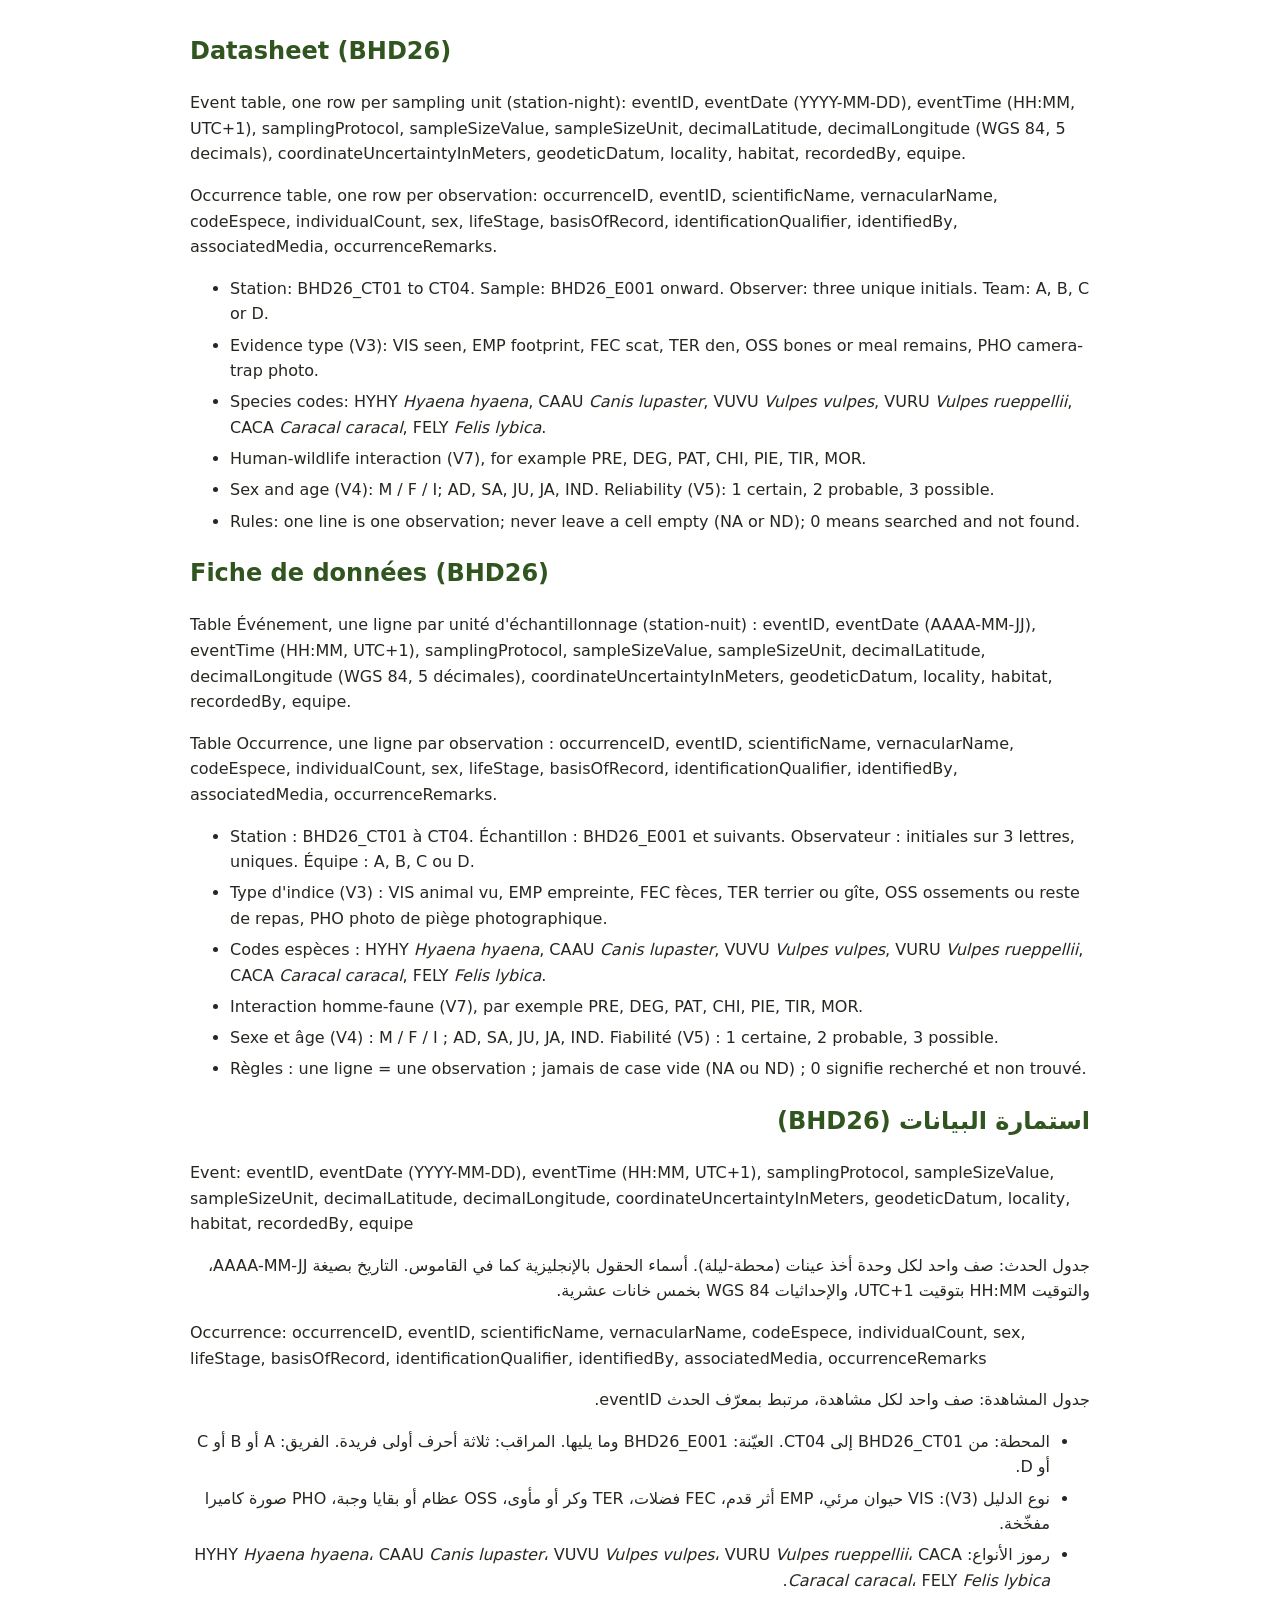
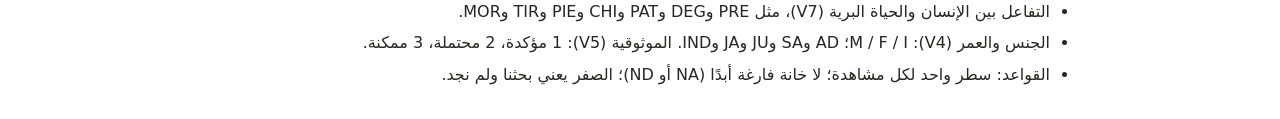
<file: Public-data/downloads/datasheet.carnivores.html>
<!doctype html><html lang="en"><head><meta charset="utf-8"><meta name="viewport" content="width=device-width, initial-scale=1"><title>Field sheet definitions: carnivores</title><style>body{font:16px/1.6 system-ui,sans-serif;max-width:900px;margin:2rem auto;padding:0 1rem;color:#252820}section{margin-block:2rem}h2,h3{color:#31551f}li{margin-block:.35rem}</style></head><body><section data-section="datasheet">
  <div lang="en" dir="ltr">
    <h2>Datasheet (BHD26)</h2>
    <p>Event table, one row per sampling unit (station-night): eventID, eventDate (YYYY-MM-DD), eventTime (HH:MM, UTC+1), samplingProtocol, sampleSizeValue, sampleSizeUnit, decimalLatitude, decimalLongitude (WGS 84, 5 decimals), coordinateUncertaintyInMeters, geodeticDatum, locality, habitat, recordedBy, equipe.</p>
    <p>Occurrence table, one row per observation: occurrenceID, eventID, scientificName, vernacularName, codeEspece, individualCount, sex, lifeStage, basisOfRecord, identificationQualifier, identifiedBy, associatedMedia, occurrenceRemarks.</p>
    <ul>
      <li>Station: BHD26_CT01 to CT04. Sample: BHD26_E001 onward. Observer: three unique initials. Team: A, B, C or D.</li>
      <li>Evidence type (V3): VIS seen, EMP footprint, FEC scat, TER den, OSS bones or meal remains, PHO camera-trap photo.</li>
      <li>Species codes: HYHY <em>Hyaena hyaena</em>, CAAU <em>Canis lupaster</em>, VUVU <em>Vulpes vulpes</em>, VURU <em>Vulpes rueppellii</em>, CACA <em>Caracal caracal</em>, FELY <em>Felis lybica</em>.</li>
      <li>Human-wildlife interaction (V7), for example PRE, DEG, PAT, CHI, PIE, TIR, MOR.</li>
      <li>Sex and age (V4): M / F / I; AD, SA, JU, JA, IND. Reliability (V5): 1 certain, 2 probable, 3 possible.</li>
      <li>Rules: one line is one observation; never leave a cell empty (NA or ND); 0 means searched and not found.</li>
    </ul>
  </div>
  <div lang="fr" dir="ltr">
    <h2>Fiche de données (BHD26)</h2>
    <p>Table Événement, une ligne par unité d'échantillonnage (station-nuit) : eventID, eventDate (AAAA-MM-JJ), eventTime (HH:MM, UTC+1), samplingProtocol, sampleSizeValue, sampleSizeUnit, decimalLatitude, decimalLongitude (WGS 84, 5 décimales), coordinateUncertaintyInMeters, geodeticDatum, locality, habitat, recordedBy, equipe.</p>
    <p>Table Occurrence, une ligne par observation : occurrenceID, eventID, scientificName, vernacularName, codeEspece, individualCount, sex, lifeStage, basisOfRecord, identificationQualifier, identifiedBy, associatedMedia, occurrenceRemarks.</p>
    <ul>
      <li>Station : BHD26_CT01 à CT04. Échantillon : BHD26_E001 et suivants. Observateur : initiales sur 3 lettres, uniques. Équipe : A, B, C ou D.</li>
      <li>Type d'indice (V3) : VIS animal vu, EMP empreinte, FEC fèces, TER terrier ou gîte, OSS ossements ou reste de repas, PHO photo de piège photographique.</li>
      <li>Codes espèces : HYHY <em>Hyaena hyaena</em>, CAAU <em>Canis lupaster</em>, VUVU <em>Vulpes vulpes</em>, VURU <em>Vulpes rueppellii</em>, CACA <em>Caracal caracal</em>, FELY <em>Felis lybica</em>.</li>
      <li>Interaction homme-faune (V7), par exemple PRE, DEG, PAT, CHI, PIE, TIR, MOR.</li>
      <li>Sexe et âge (V4) : M / F / I ; AD, SA, JU, JA, IND. Fiabilité (V5) : 1 certaine, 2 probable, 3 possible.</li>
      <li>Règles : une ligne = une observation ; jamais de case vide (NA ou ND) ; 0 signifie recherché et non trouvé.</li>
    </ul>
  </div>
  <div lang="ar" dir="rtl">
    <h2>استمارة البيانات (BHD26)</h2>
    <p dir="ltr">Event: eventID, eventDate (YYYY-MM-DD), eventTime (HH:MM, UTC+1), samplingProtocol, sampleSizeValue, sampleSizeUnit, decimalLatitude, decimalLongitude, coordinateUncertaintyInMeters, geodeticDatum, locality, habitat, recordedBy, equipe</p>
    <p>جدول الحدث: صف واحد لكل وحدة أخذ عينات (محطة-ليلة). أسماء الحقول بالإنجليزية كما في القاموس. التاريخ بصيغة AAAA-MM-JJ، والتوقيت HH:MM بتوقيت UTC+1، والإحداثيات WGS 84 بخمس خانات عشرية.</p>
    <p dir="ltr">Occurrence: occurrenceID, eventID, scientificName, vernacularName, codeEspece, individualCount, sex, lifeStage, basisOfRecord, identificationQualifier, identifiedBy, associatedMedia, occurrenceRemarks</p>
    <p>جدول المشاهدة: صف واحد لكل مشاهدة، مرتبط بمعرّف الحدث eventID.</p>
    <ul>
      <li>المحطة: من BHD26_CT01 إلى CT04. العيّنة: BHD26_E001 وما يليها. المراقب: ثلاثة أحرف أولى فريدة. الفريق: A أو B أو C أو D.</li>
      <li>نوع الدليل (V3): VIS حيوان مرئي، EMP أثر قدم، FEC فضلات، TER وكر أو مأوى، OSS عظام أو بقايا وجبة، PHO صورة كاميرا مفخّخة.</li>
      <li>رموز الأنواع: HYHY <em>Hyaena hyaena</em>، CAAU <em>Canis lupaster</em>، VUVU <em>Vulpes vulpes</em>، VURU <em>Vulpes rueppellii</em>، CACA <em>Caracal caracal</em>، FELY <em>Felis lybica</em>.</li>
      <li>التفاعل بين الإنسان والحياة البرية (V7)، مثل PRE وDEG وPAT وCHI وPIE وTIR وMOR.</li>
      <li>الجنس والعمر (V4): M / F / I؛ AD وSA وJU وJA وIND. الموثوقية (V5): 1 مؤكدة، 2 محتملة، 3 ممكنة.</li>
      <li>القواعد: سطر واحد لكل مشاهدة؛ لا خانة فارغة أبدًا (NA أو ND)؛ الصفر يعني بحثنا ولم نجد.</li>
    </ul>
  </div>
</section></body></html>
</file>
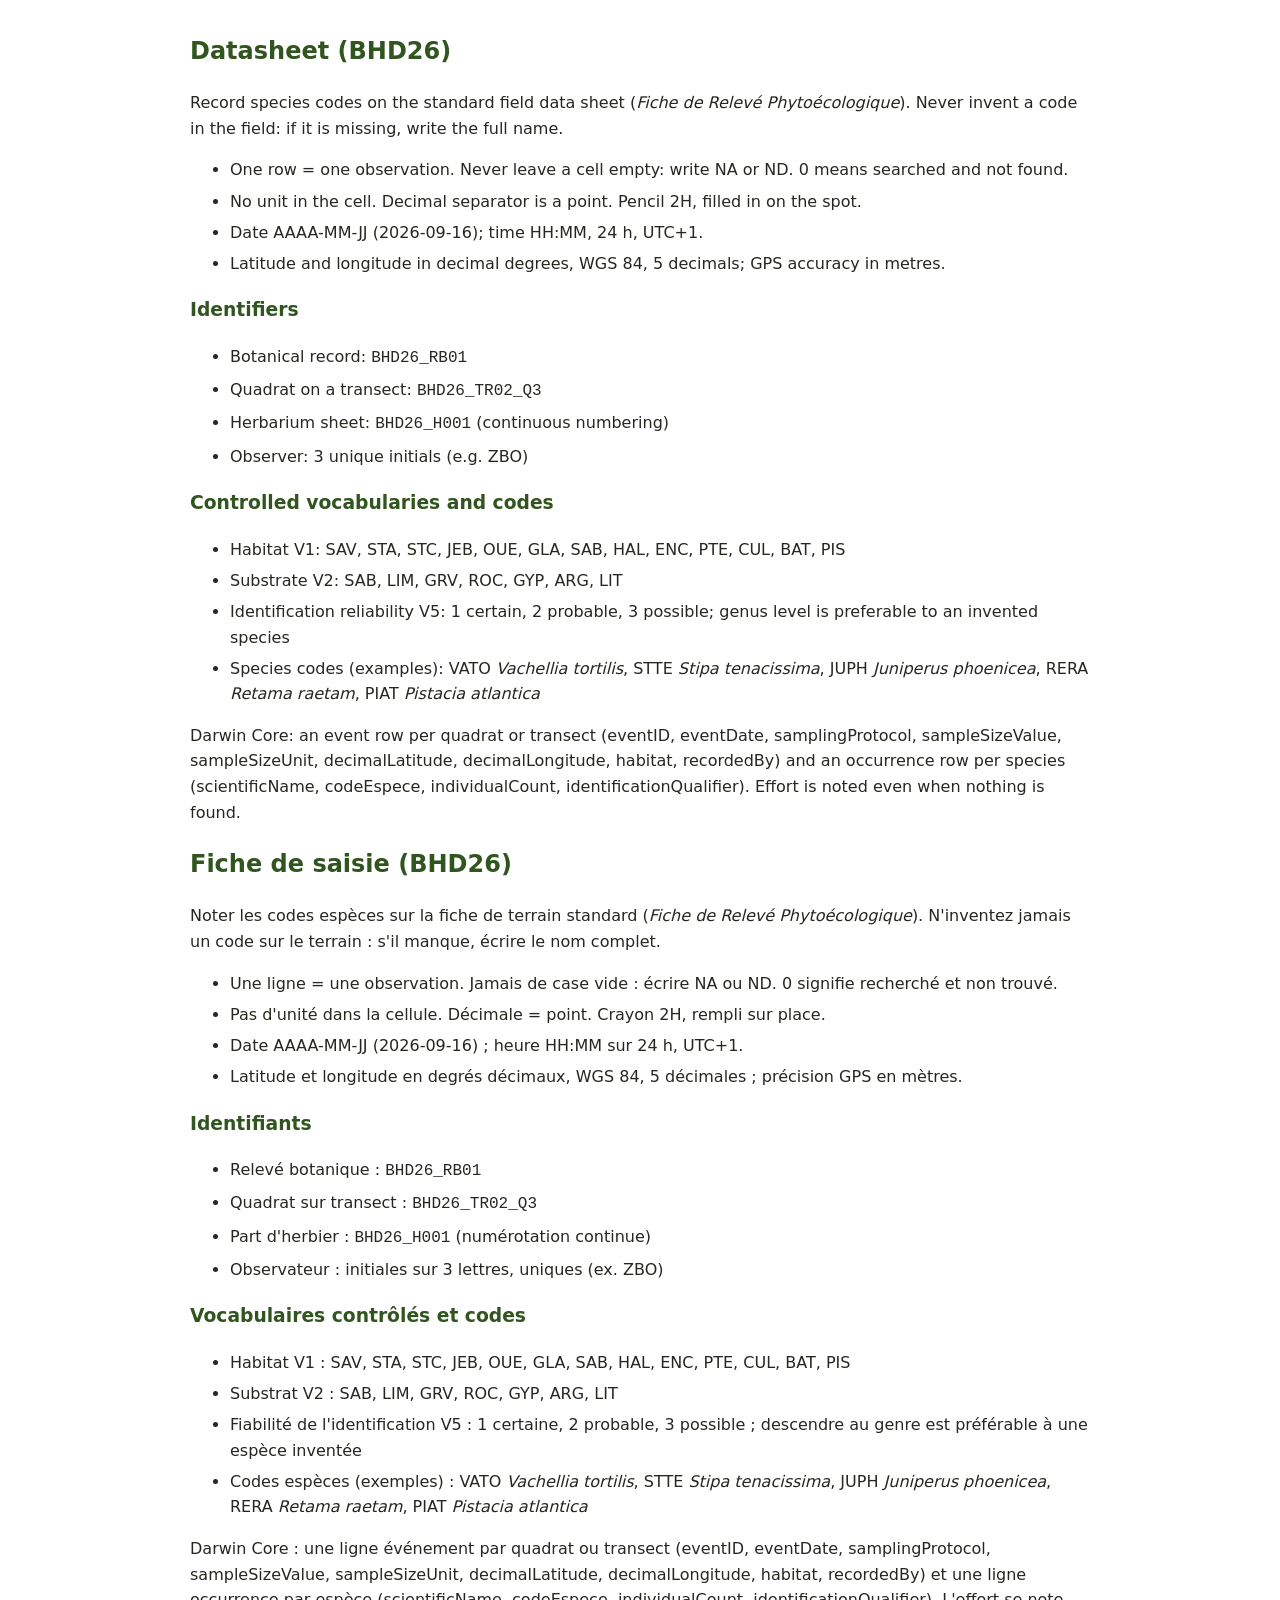
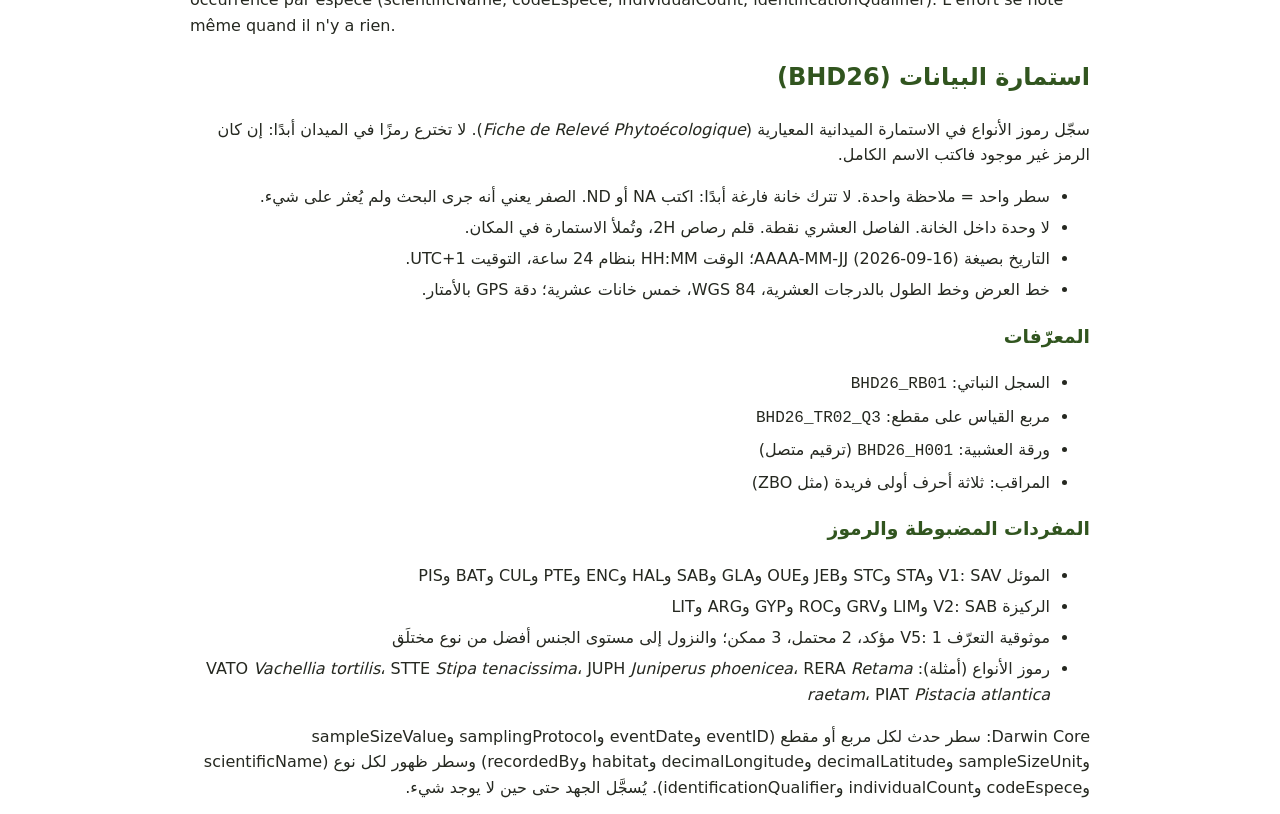
<file: Public-data/downloads/datasheet.flora.html>
<!doctype html><html lang="en"><head><meta charset="utf-8"><meta name="viewport" content="width=device-width, initial-scale=1"><title>Field sheet definitions: flora</title><style>body{font:16px/1.6 system-ui,sans-serif;max-width:900px;margin:2rem auto;padding:0 1rem;color:#252820}section{margin-block:2rem}h2,h3{color:#31551f}li{margin-block:.35rem}</style></head><body><section data-section="datasheet">
  <div lang="en" dir="ltr"><h2>Datasheet (BHD26)</h2><p>Record species codes on the standard field data sheet (<em>Fiche de Relevé Phytoécologique</em>). Never invent a code in the field: if it is missing, write the full name.</p><ul><li>One row = one observation. Never leave a cell empty: write NA or ND. 0 means searched and not found.</li><li>No unit in the cell. Decimal separator is a point. Pencil 2H, filled in on the spot.</li><li>Date AAAA-MM-JJ (2026-09-16); time HH:MM, 24 h, UTC+1.</li><li>Latitude and longitude in decimal degrees, WGS 84, 5 decimals; GPS accuracy in metres.</li></ul><h3>Identifiers</h3><ul><li>Botanical record: <code>BHD26_RB01</code></li><li>Quadrat on a transect: <code>BHD26_TR02_Q3</code></li><li>Herbarium sheet: <code>BHD26_H001</code> (continuous numbering)</li><li>Observer: 3 unique initials (e.g. ZBO)</li></ul><h3>Controlled vocabularies and codes</h3><ul><li>Habitat V1: SAV, STA, STC, JEB, OUE, GLA, SAB, HAL, ENC, PTE, CUL, BAT, PIS</li><li>Substrate V2: SAB, LIM, GRV, ROC, GYP, ARG, LIT</li><li>Identification reliability V5: 1 certain, 2 probable, 3 possible; genus level is preferable to an invented species</li><li>Species codes (examples): VATO <em>Vachellia tortilis</em>, STTE <em>Stipa tenacissima</em>, JUPH <em>Juniperus phoenicea</em>, RERA <em>Retama raetam</em>, PIAT <em>Pistacia atlantica</em></li></ul><p>Darwin Core: an event row per quadrat or transect (eventID, eventDate, samplingProtocol, sampleSizeValue, sampleSizeUnit, decimalLatitude, decimalLongitude, habitat, recordedBy) and an occurrence row per species (scientificName, codeEspece, individualCount, identificationQualifier). Effort is noted even when nothing is found.</p></div>
  <div lang="fr" dir="ltr"><h2>Fiche de saisie (BHD26)</h2><p>Noter les codes espèces sur la fiche de terrain standard (<em>Fiche de Relevé Phytoécologique</em>). N'inventez jamais un code sur le terrain : s'il manque, écrire le nom complet.</p><ul><li>Une ligne = une observation. Jamais de case vide : écrire NA ou ND. 0 signifie recherché et non trouvé.</li><li>Pas d'unité dans la cellule. Décimale = point. Crayon 2H, rempli sur place.</li><li>Date AAAA-MM-JJ (2026-09-16) ; heure HH:MM sur 24 h, UTC+1.</li><li>Latitude et longitude en degrés décimaux, WGS 84, 5 décimales ; précision GPS en mètres.</li></ul><h3>Identifiants</h3><ul><li>Relevé botanique : <code>BHD26_RB01</code></li><li>Quadrat sur transect : <code>BHD26_TR02_Q3</code></li><li>Part d'herbier : <code>BHD26_H001</code> (numérotation continue)</li><li>Observateur : initiales sur 3 lettres, uniques (ex. ZBO)</li></ul><h3>Vocabulaires contrôlés et codes</h3><ul><li>Habitat V1 : SAV, STA, STC, JEB, OUE, GLA, SAB, HAL, ENC, PTE, CUL, BAT, PIS</li><li>Substrat V2 : SAB, LIM, GRV, ROC, GYP, ARG, LIT</li><li>Fiabilité de l'identification V5 : 1 certaine, 2 probable, 3 possible ; descendre au genre est préférable à une espèce inventée</li><li>Codes espèces (exemples) : VATO <em>Vachellia tortilis</em>, STTE <em>Stipa tenacissima</em>, JUPH <em>Juniperus phoenicea</em>, RERA <em>Retama raetam</em>, PIAT <em>Pistacia atlantica</em></li></ul><p>Darwin Core : une ligne événement par quadrat ou transect (eventID, eventDate, samplingProtocol, sampleSizeValue, sampleSizeUnit, decimalLatitude, decimalLongitude, habitat, recordedBy) et une ligne occurrence par espèce (scientificName, codeEspece, individualCount, identificationQualifier). L'effort se note même quand il n'y a rien.</p></div>
  <div lang="ar" dir="rtl"><h2>استمارة البيانات (BHD26)</h2><p>سجّل رموز الأنواع في الاستمارة الميدانية المعيارية (<em>Fiche de Relevé Phytoécologique</em>). لا تخترع رمزًا في الميدان أبدًا: إن كان الرمز غير موجود فاكتب الاسم الكامل.</p><ul><li>سطر واحد = ملاحظة واحدة. لا تترك خانة فارغة أبدًا: اكتب NA أو ND. الصفر يعني أنه جرى البحث ولم يُعثر على شيء.</li><li>لا وحدة داخل الخانة. الفاصل العشري نقطة. قلم رصاص 2H، وتُملأ الاستمارة في المكان.</li><li>التاريخ بصيغة AAAA-MM-JJ (2026-09-16)؛ الوقت HH:MM بنظام 24 ساعة، التوقيت UTC+1.</li><li>خط العرض وخط الطول بالدرجات العشرية، WGS 84، خمس خانات عشرية؛ دقة GPS بالأمتار.</li></ul><h3>المعرّفات</h3><ul><li>السجل النباتي: <code>BHD26_RB01</code></li><li>مربع القياس على مقطع: <code>BHD26_TR02_Q3</code></li><li>ورقة العشبية: <code>BHD26_H001</code> (ترقيم متصل)</li><li>المراقب: ثلاثة أحرف أولى فريدة (مثل ZBO)</li></ul><h3>المفردات المضبوطة والرموز</h3><ul><li>الموئل V1: SAV وSTA وSTC وJEB وOUE وGLA وSAB وHAL وENC وPTE وCUL وBAT وPIS</li><li>الركيزة V2: SAB وLIM وGRV وROC وGYP وARG وLIT</li><li>موثوقية التعرّف V5: 1 مؤكد، 2 محتمل، 3 ممكن؛ والنزول إلى مستوى الجنس أفضل من نوع مختلَق</li><li>رموز الأنواع (أمثلة): VATO <em>Vachellia tortilis</em>، STTE <em>Stipa tenacissima</em>، JUPH <em>Juniperus phoenicea</em>، RERA <em>Retama raetam</em>، PIAT <em>Pistacia atlantica</em></li></ul><p>Darwin Core: سطر حدث لكل مربع أو مقطع (eventID وeventDate وsamplingProtocol وsampleSizeValue وsampleSizeUnit وdecimalLatitude وdecimalLongitude وhabitat وrecordedBy) وسطر ظهور لكل نوع (scientificName وcodeEspece وindividualCount وidentificationQualifier). يُسجَّل الجهد حتى حين لا يوجد شيء.</p></div>
</section></body></html>
</file>
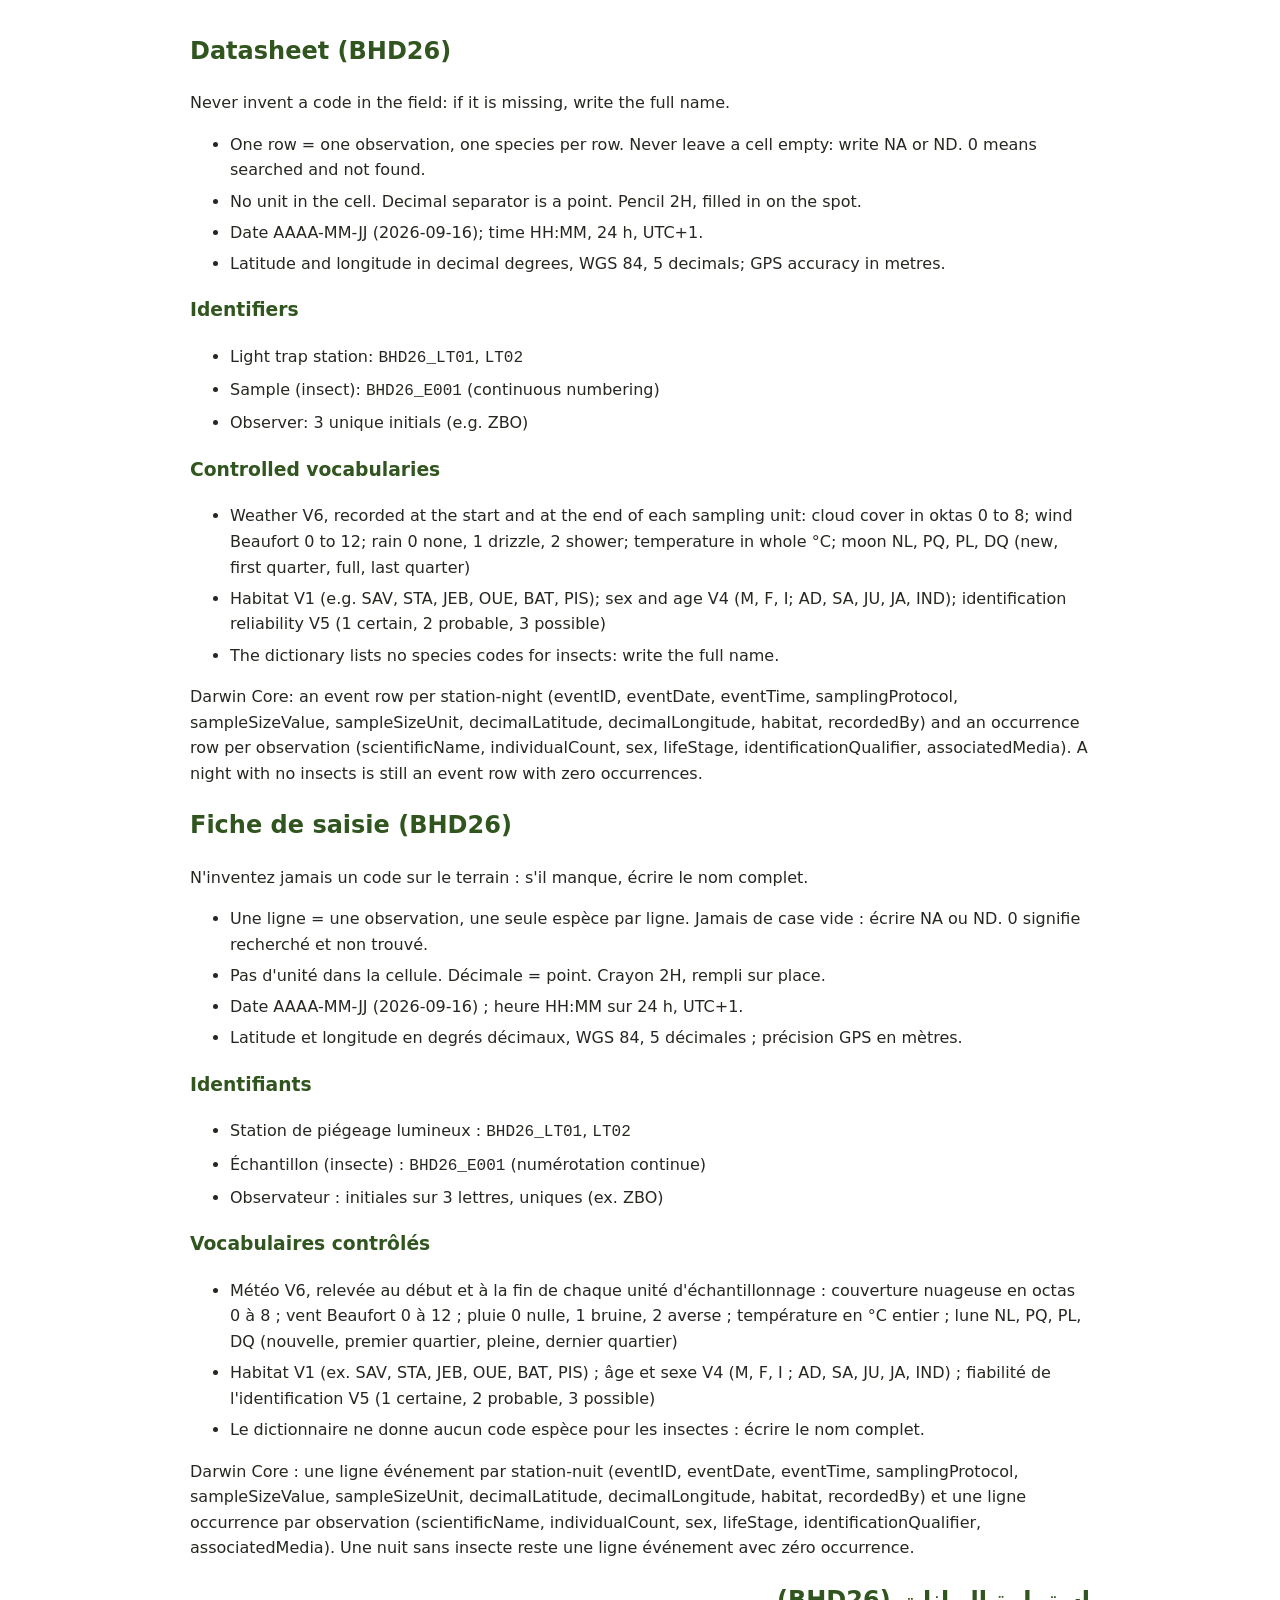
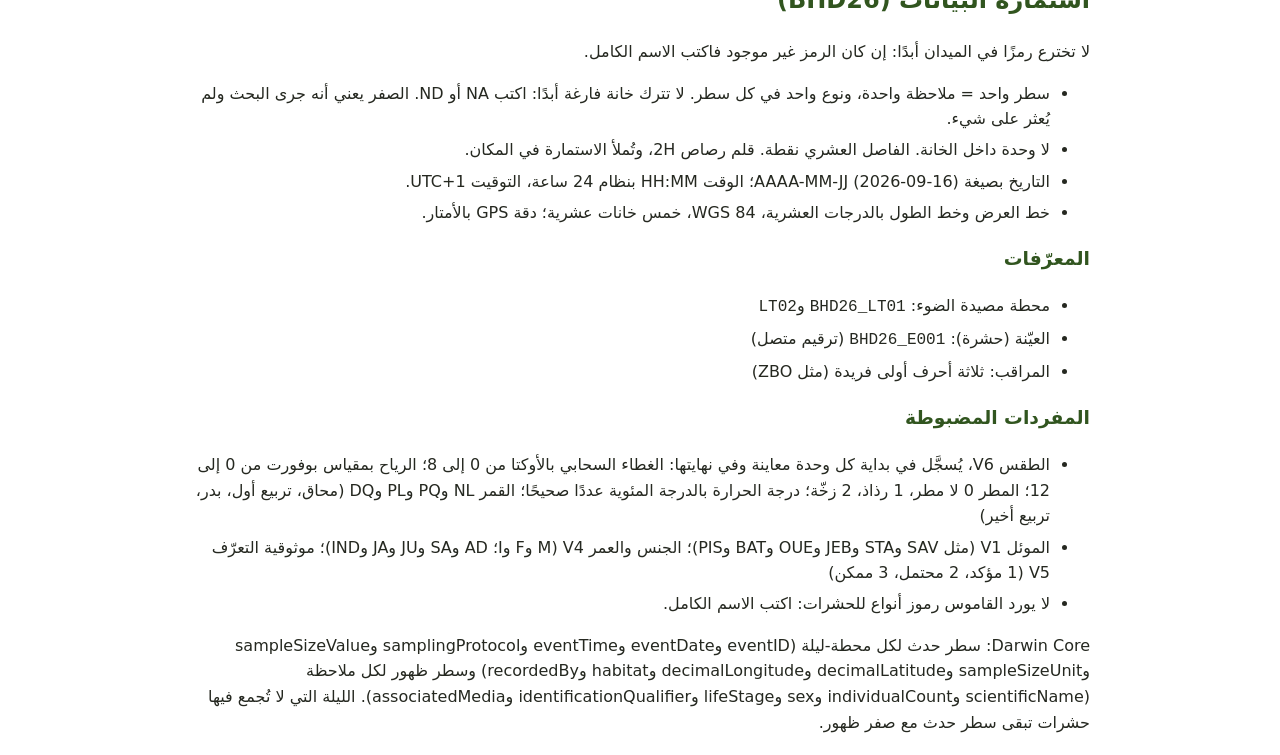
<file: Public-data/downloads/datasheet.insects.html>
<!doctype html><html lang="en"><head><meta charset="utf-8"><meta name="viewport" content="width=device-width, initial-scale=1"><title>Field sheet definitions: insects</title><style>body{font:16px/1.6 system-ui,sans-serif;max-width:900px;margin:2rem auto;padding:0 1rem;color:#252820}section{margin-block:2rem}h2,h3{color:#31551f}li{margin-block:.35rem}</style></head><body><section data-section="datasheet">
  <div lang="en" dir="ltr"><h2>Datasheet (BHD26)</h2><p>Never invent a code in the field: if it is missing, write the full name.</p><ul><li>One row = one observation, one species per row. Never leave a cell empty: write NA or ND. 0 means searched and not found.</li><li>No unit in the cell. Decimal separator is a point. Pencil 2H, filled in on the spot.</li><li>Date AAAA-MM-JJ (2026-09-16); time HH:MM, 24 h, UTC+1.</li><li>Latitude and longitude in decimal degrees, WGS 84, 5 decimals; GPS accuracy in metres.</li></ul><h3>Identifiers</h3><ul><li>Light trap station: <code>BHD26_LT01</code>, <code>LT02</code></li><li>Sample (insect): <code>BHD26_E001</code> (continuous numbering)</li><li>Observer: 3 unique initials (e.g. ZBO)</li></ul><h3>Controlled vocabularies</h3><ul><li>Weather V6, recorded at the start and at the end of each sampling unit: cloud cover in oktas 0 to 8; wind Beaufort 0 to 12; rain 0 none, 1 drizzle, 2 shower; temperature in whole °C; moon NL, PQ, PL, DQ (new, first quarter, full, last quarter)</li><li>Habitat V1 (e.g. SAV, STA, JEB, OUE, BAT, PIS); sex and age V4 (M, F, I; AD, SA, JU, JA, IND); identification reliability V5 (1 certain, 2 probable, 3 possible)</li><li>The dictionary lists no species codes for insects: write the full name.</li></ul><p>Darwin Core: an event row per station-night (eventID, eventDate, eventTime, samplingProtocol, sampleSizeValue, sampleSizeUnit, decimalLatitude, decimalLongitude, habitat, recordedBy) and an occurrence row per observation (scientificName, individualCount, sex, lifeStage, identificationQualifier, associatedMedia). A night with no insects is still an event row with zero occurrences.</p></div>
  <div lang="fr" dir="ltr"><h2>Fiche de saisie (BHD26)</h2><p>N'inventez jamais un code sur le terrain : s'il manque, écrire le nom complet.</p><ul><li>Une ligne = une observation, une seule espèce par ligne. Jamais de case vide : écrire NA ou ND. 0 signifie recherché et non trouvé.</li><li>Pas d'unité dans la cellule. Décimale = point. Crayon 2H, rempli sur place.</li><li>Date AAAA-MM-JJ (2026-09-16) ; heure HH:MM sur 24 h, UTC+1.</li><li>Latitude et longitude en degrés décimaux, WGS 84, 5 décimales ; précision GPS en mètres.</li></ul><h3>Identifiants</h3><ul><li>Station de piégeage lumineux : <code>BHD26_LT01</code>, <code>LT02</code></li><li>Échantillon (insecte) : <code>BHD26_E001</code> (numérotation continue)</li><li>Observateur : initiales sur 3 lettres, uniques (ex. ZBO)</li></ul><h3>Vocabulaires contrôlés</h3><ul><li>Météo V6, relevée au début et à la fin de chaque unité d'échantillonnage : couverture nuageuse en octas 0 à 8 ; vent Beaufort 0 à 12 ; pluie 0 nulle, 1 bruine, 2 averse ; température en °C entier ; lune NL, PQ, PL, DQ (nouvelle, premier quartier, pleine, dernier quartier)</li><li>Habitat V1 (ex. SAV, STA, JEB, OUE, BAT, PIS) ; âge et sexe V4 (M, F, I ; AD, SA, JU, JA, IND) ; fiabilité de l'identification V5 (1 certaine, 2 probable, 3 possible)</li><li>Le dictionnaire ne donne aucun code espèce pour les insectes : écrire le nom complet.</li></ul><p>Darwin Core : une ligne événement par station-nuit (eventID, eventDate, eventTime, samplingProtocol, sampleSizeValue, sampleSizeUnit, decimalLatitude, decimalLongitude, habitat, recordedBy) et une ligne occurrence par observation (scientificName, individualCount, sex, lifeStage, identificationQualifier, associatedMedia). Une nuit sans insecte reste une ligne événement avec zéro occurrence.</p></div>
  <div lang="ar" dir="rtl"><h2>استمارة البيانات (BHD26)</h2><p>لا تخترع رمزًا في الميدان أبدًا: إن كان الرمز غير موجود فاكتب الاسم الكامل.</p><ul><li>سطر واحد = ملاحظة واحدة، ونوع واحد في كل سطر. لا تترك خانة فارغة أبدًا: اكتب NA أو ND. الصفر يعني أنه جرى البحث ولم يُعثر على شيء.</li><li>لا وحدة داخل الخانة. الفاصل العشري نقطة. قلم رصاص 2H، وتُملأ الاستمارة في المكان.</li><li>التاريخ بصيغة AAAA-MM-JJ (2026-09-16)؛ الوقت HH:MM بنظام 24 ساعة، التوقيت UTC+1.</li><li>خط العرض وخط الطول بالدرجات العشرية، WGS 84، خمس خانات عشرية؛ دقة GPS بالأمتار.</li></ul><h3>المعرّفات</h3><ul><li>محطة مصيدة الضوء: <code>BHD26_LT01</code> و<code>LT02</code></li><li>العيّنة (حشرة): <code>BHD26_E001</code> (ترقيم متصل)</li><li>المراقب: ثلاثة أحرف أولى فريدة (مثل ZBO)</li></ul><h3>المفردات المضبوطة</h3><ul><li>الطقس V6، يُسجَّل في بداية كل وحدة معاينة وفي نهايتها: الغطاء السحابي بالأوكتا من 0 إلى 8؛ الرياح بمقياس بوفورت من 0 إلى 12؛ المطر 0 لا مطر، 1 رذاذ، 2 زخّة؛ درجة الحرارة بالدرجة المئوية عددًا صحيحًا؛ القمر NL وPQ وPL وDQ (محاق، تربيع أول، بدر، تربيع أخير)</li><li>الموئل V1 (مثل SAV وSTA وJEB وOUE وBAT وPIS)؛ الجنس والعمر V4 (M وF وI؛ AD وSA وJU وJA وIND)؛ موثوقية التعرّف V5 (1 مؤكد، 2 محتمل، 3 ممكن)</li><li>لا يورد القاموس رموز أنواع للحشرات: اكتب الاسم الكامل.</li></ul><p>Darwin Core: سطر حدث لكل محطة-ليلة (eventID وeventDate وeventTime وsamplingProtocol وsampleSizeValue وsampleSizeUnit وdecimalLatitude وdecimalLongitude وhabitat وrecordedBy) وسطر ظهور لكل ملاحظة (scientificName وindividualCount وsex وlifeStage وidentificationQualifier وassociatedMedia). الليلة التي لا تُجمع فيها حشرات تبقى سطر حدث مع صفر ظهور.</p></div>
</section></body></html>
</file>
<file: Internal-data/fonts/fonts.css>
/* WWF brand typefaces.
   WWF font: WWF-owned display face (headlines, upper case only for headings; never body copy).
   Open Sans: UI, captions, data, map labels. Gelasio: metric-compatible stand-in for Georgia
   on devices without it (body copy). Noto Sans Arabic: Arabic headings and body. */
@font-face {
  font-family: 'WWF';
  font-style: normal;
  font-weight: 400;
  font-display: swap;
  src: url(./wwf.woff) format('woff');
}
/* latin-ext */
@font-face {
  font-family: 'Gelasio';
  font-style: italic;
  font-weight: 400 700;
  font-display: swap;
  src: url(./gelasio-italic-400-700-latin-ext.woff2) format('woff2');
  unicode-range: U+0100-02BA, U+02BD-02C5, U+02C7-02CC, U+02CE-02D7, U+02DD-02FF, U+0304, U+0308, U+0329, U+1D00-1DBF, U+1E00-1E9F, U+1EF2-1EFF, U+2020, U+20A0-20AB, U+20AD-20C4, U+2113, U+2C60-2C7F, U+A720-A7FF;
}
/* latin */
@font-face {
  font-family: 'Gelasio';
  font-style: italic;
  font-weight: 400 700;
  font-display: swap;
  src: url(./gelasio-italic-400-700-latin.woff2) format('woff2');
  unicode-range: U+0000-00FF, U+0131, U+0152-0153, U+02BB-02BC, U+02C6, U+02DA, U+02DC, U+0304, U+0308, U+0329, U+2000-206F, U+20AC, U+2122, U+2191, U+2193, U+2212, U+2215, U+FEFF, U+FFFD;
}
/* latin-ext */
@font-face {
  font-family: 'Gelasio';
  font-style: normal;
  font-weight: 400 700;
  font-display: swap;
  src: url(./gelasio-normal-400-700-latin-ext.woff2) format('woff2');
  unicode-range: U+0100-02BA, U+02BD-02C5, U+02C7-02CC, U+02CE-02D7, U+02DD-02FF, U+0304, U+0308, U+0329, U+1D00-1DBF, U+1E00-1E9F, U+1EF2-1EFF, U+2020, U+20A0-20AB, U+20AD-20C4, U+2113, U+2C60-2C7F, U+A720-A7FF;
}
/* latin */
@font-face {
  font-family: 'Gelasio';
  font-style: normal;
  font-weight: 400 700;
  font-display: swap;
  src: url(./gelasio-normal-400-700-latin.woff2) format('woff2');
  unicode-range: U+0000-00FF, U+0131, U+0152-0153, U+02BB-02BC, U+02C6, U+02DA, U+02DC, U+0304, U+0308, U+0329, U+2000-206F, U+20AC, U+2122, U+2191, U+2193, U+2212, U+2215, U+FEFF, U+FFFD;
}
/* arabic */
@font-face {
  font-family: 'Noto Sans Arabic';
  font-style: normal;
  font-weight: 400 800;
  font-stretch: 100%;
  font-display: swap;
  src: url(./noto-sans-arabic-normal-400-800-arabic.woff2) format('woff2');
  unicode-range: U+0600-06FF, U+0750-077F, U+0870-0891, U+0897-08E1, U+08E3-08FF, U+200C-200E, U+2010-2011, U+204F, U+2E41, U+FB50-FDFF, U+FE70-FE74, U+FE76-FEFC, U+102E0-102FB, U+10E60-10E7E, U+10EC2-10EC7, U+10EC9-10EEE, U+10EF0-10EFF, U+1EE00-1EE03, U+1EE05-1EE1F, U+1EE21-1EE22, U+1EE24, U+1EE27, U+1EE29-1EE32, U+1EE34-1EE37, U+1EE39, U+1EE3B, U+1EE42, U+1EE47, U+1EE49, U+1EE4B, U+1EE4D-1EE4F, U+1EE51-1EE52, U+1EE54, U+1EE57, U+1EE59, U+1EE5B, U+1EE5D, U+1EE5F, U+1EE61-1EE62, U+1EE64, U+1EE67-1EE6A, U+1EE6C-1EE72, U+1EE74-1EE77, U+1EE79-1EE7C, U+1EE7E, U+1EE80-1EE89, U+1EE8B-1EE9B, U+1EEA1-1EEA3, U+1EEA5-1EEA9, U+1EEAB-1EEBB, U+1EEF0-1EEF1;
}
/* latin-ext */
@font-face {
  font-family: 'Noto Sans Arabic';
  font-style: normal;
  font-weight: 400 800;
  font-stretch: 100%;
  font-display: swap;
  src: url(./noto-sans-arabic-normal-400-800-latin-ext.woff2) format('woff2');
  unicode-range: U+0100-02BA, U+02BD-02C5, U+02C7-02CC, U+02CE-02D7, U+02DD-02FF, U+0304, U+0308, U+0329, U+1D00-1DBF, U+1E00-1E9F, U+1EF2-1EFF, U+2020, U+20A0-20AB, U+20AD-20C4, U+2113, U+2C60-2C7F, U+A720-A7FF;
}
/* latin */
@font-face {
  font-family: 'Noto Sans Arabic';
  font-style: normal;
  font-weight: 400 800;
  font-stretch: 100%;
  font-display: swap;
  src: url(./noto-sans-arabic-normal-400-800-latin.woff2) format('woff2');
  unicode-range: U+0000-00FF, U+0131, U+0152-0153, U+02BB-02BC, U+02C6, U+02DA, U+02DC, U+0304, U+0308, U+0329, U+2000-206F, U+20AC, U+2122, U+2191, U+2193, U+2212, U+2215, U+FEFF, U+FFFD;
}
/* latin-ext */
@font-face {
  font-family: 'Open Sans';
  font-style: italic;
  font-weight: 400 700;
  font-stretch: 100%;
  font-display: swap;
  src: url(./open-sans-italic-400-700-latin-ext.woff2) format('woff2');
  unicode-range: U+0100-02BA, U+02BD-02C5, U+02C7-02CC, U+02CE-02D7, U+02DD-02FF, U+0304, U+0308, U+0329, U+1D00-1DBF, U+1E00-1E9F, U+1EF2-1EFF, U+2020, U+20A0-20AB, U+20AD-20C4, U+2113, U+2C60-2C7F, U+A720-A7FF;
}
/* latin */
@font-face {
  font-family: 'Open Sans';
  font-style: italic;
  font-weight: 400 700;
  font-stretch: 100%;
  font-display: swap;
  src: url(./open-sans-italic-400-700-latin.woff2) format('woff2');
  unicode-range: U+0000-00FF, U+0131, U+0152-0153, U+02BB-02BC, U+02C6, U+02DA, U+02DC, U+0304, U+0308, U+0329, U+2000-206F, U+20AC, U+2122, U+2191, U+2193, U+2212, U+2215, U+FEFF, U+FFFD;
}
/* latin-ext */
@font-face {
  font-family: 'Open Sans';
  font-style: normal;
  font-weight: 400 700;
  font-stretch: 100%;
  font-display: swap;
  src: url(./open-sans-normal-400-700-latin-ext.woff2) format('woff2');
  unicode-range: U+0100-02BA, U+02BD-02C5, U+02C7-02CC, U+02CE-02D7, U+02DD-02FF, U+0304, U+0308, U+0329, U+1D00-1DBF, U+1E00-1E9F, U+1EF2-1EFF, U+2020, U+20A0-20AB, U+20AD-20C4, U+2113, U+2C60-2C7F, U+A720-A7FF;
}
/* latin */
@font-face {
  font-family: 'Open Sans';
  font-style: normal;
  font-weight: 400 700;
  font-stretch: 100%;
  font-display: swap;
  src: url(./open-sans-normal-400-700-latin.woff2) format('woff2');
  unicode-range: U+0000-00FF, U+0131, U+0152-0153, U+02BB-02BC, U+02C6, U+02DA, U+02DC, U+0304, U+0308, U+0329, U+2000-206F, U+20AC, U+2122, U+2191, U+2193, U+2212, U+2215, U+FEFF, U+FFFD;
}
</file>
<file: Internal-data/css/vendor-maplibre-MGNviBeR.css>
.maplibregl-map{font:12px/20px Helvetica Neue,Arial,Helvetica,sans-serif;overflow:hidden;position:relative;-webkit-tap-highlight-color:rgb(0 0 0/0)}.maplibregl-canvas{left:0;position:absolute;top:0}.maplibregl-map:fullscreen{height:100%;width:100%}.maplibregl-ctrl-group button.maplibregl-ctrl-compass{touch-action:none}.maplibregl-canvas-container.maplibregl-interactive,.maplibregl-ctrl-group button.maplibregl-ctrl-compass{cursor:grab;-webkit-user-select:none;-moz-user-select:none;user-select:none}.maplibregl-canvas-container.maplibregl-interactive.maplibregl-track-pointer{cursor:pointer}.maplibregl-canvas-container.maplibregl-interactive:active,.maplibregl-ctrl-group button.maplibregl-ctrl-compass:active{cursor:grabbing}.maplibregl-canvas-container.maplibregl-touch-zoom-rotate,.maplibregl-canvas-container.maplibregl-touch-zoom-rotate .maplibregl-canvas{touch-action:pan-x pan-y}.maplibregl-canvas-container.maplibregl-touch-drag-pan,.maplibregl-canvas-container.maplibregl-touch-drag-pan .maplibregl-canvas{touch-action:pinch-zoom}.maplibregl-canvas-container.maplibregl-touch-zoom-rotate.maplibregl-touch-drag-pan,.maplibregl-canvas-container.maplibregl-touch-zoom-rotate.maplibregl-touch-drag-pan .maplibregl-canvas{touch-action:none}.maplibregl-canvas-container.maplibregl-touch-drag-pan.maplibregl-cooperative-gestures,.maplibregl-canvas-container.maplibregl-touch-drag-pan.maplibregl-cooperative-gestures .maplibregl-canvas{touch-action:pan-x pan-y}.maplibregl-ctrl-bottom-left,.maplibregl-ctrl-bottom-right,.maplibregl-ctrl-top-left,.maplibregl-ctrl-top-right{pointer-events:none;position:absolute;z-index:2}.maplibregl-ctrl-top-left{left:0;top:0}.maplibregl-ctrl-top-right{right:0;top:0}.maplibregl-ctrl-bottom-left{bottom:0;left:0}.maplibregl-ctrl-bottom-right{bottom:0;right:0}.maplibregl-ctrl{clear:both;pointer-events:auto;transform:translate(0)}.maplibregl-ctrl-top-left .maplibregl-ctrl{float:left;margin:10px 0 0 10px}.maplibregl-ctrl-top-right .maplibregl-ctrl{float:right;margin:10px 10px 0 0}.maplibregl-ctrl-bottom-left .maplibregl-ctrl{float:left;margin:0 0 10px 10px}.maplibregl-ctrl-bottom-right .maplibregl-ctrl{float:right;margin:0 10px 10px 0}.maplibregl-ctrl-group{background:#fff;border-radius:4px}.maplibregl-ctrl-group:not(:empty){box-shadow:0 0 0 2px #0000001a}@media (forced-colors:active){.maplibregl-ctrl-group:not(:empty){box-shadow:0 0 0 2px ButtonText}}.maplibregl-ctrl-group button{background-color:transparent;border:0;box-sizing:border-box;cursor:pointer;display:block;height:29px;outline:none;padding:0;width:29px}.maplibregl-ctrl-group button+button{border-top:1px solid #ddd}.maplibregl-ctrl button .maplibregl-ctrl-icon{background-position:50%;background-repeat:no-repeat;display:block;height:100%;width:100%}@media (forced-colors:active){.maplibregl-ctrl-icon{background-color:transparent}.maplibregl-ctrl-group button+button{border-top:1px solid ButtonText}}.maplibregl-ctrl button::-moz-focus-inner{border:0;padding:0}.maplibregl-ctrl-attrib-button:focus,.maplibregl-ctrl-group button:focus{box-shadow:0 0 2px 2px #0096ff}.maplibregl-ctrl button:disabled{cursor:not-allowed}.maplibregl-ctrl button:disabled .maplibregl-ctrl-icon{opacity:.25}.maplibregl-ctrl button:not(:disabled):hover{background-color:#0000000d}.maplibregl-ctrl-group button:focus:focus-visible{box-shadow:0 0 2px 2px #0096ff}.maplibregl-ctrl-group button:focus:not(:focus-visible){box-shadow:none}.maplibregl-ctrl-group button:focus:first-child{border-radius:4px 4px 0 0}.maplibregl-ctrl-group button:focus:last-child{border-radius:0 0 4px 4px}.maplibregl-ctrl-group button:focus:only-child{border-radius:inherit}.maplibregl-ctrl button.maplibregl-ctrl-zoom-out .maplibregl-ctrl-icon{background-image:url("data:image/svg+xml;charset=utf-8,%3Csvg xmlns='http://www.w3.org/2000/svg' width='29' height='29' fill='%23333' viewBox='0 0 29 29'%3E%3Cpath d='M10 13c-.75 0-1.5.75-1.5 1.5S9.25 16 10 16h9c.75 0 1.5-.75 1.5-1.5S19.75 13 19 13z'/%3E%3C/svg%3E")}.maplibregl-ctrl button.maplibregl-ctrl-zoom-in .maplibregl-ctrl-icon{background-image:url("data:image/svg+xml;charset=utf-8,%3Csvg xmlns='http://www.w3.org/2000/svg' width='29' height='29' fill='%23333' viewBox='0 0 29 29'%3E%3Cpath d='M14.5 8.5c-.75 0-1.5.75-1.5 1.5v3h-3c-.75 0-1.5.75-1.5 1.5S9.25 16 10 16h3v3c0 .75.75 1.5 1.5 1.5S16 19.75 16 19v-3h3c.75 0 1.5-.75 1.5-1.5S19.75 13 19 13h-3v-3c0-.75-.75-1.5-1.5-1.5'/%3E%3C/svg%3E")}@media (forced-colors:active){.maplibregl-ctrl button.maplibregl-ctrl-zoom-out .maplibregl-ctrl-icon{background-image:url("data:image/svg+xml;charset=utf-8,%3Csvg xmlns='http://www.w3.org/2000/svg' width='29' height='29' fill='%23fff' viewBox='0 0 29 29'%3E%3Cpath d='M10 13c-.75 0-1.5.75-1.5 1.5S9.25 16 10 16h9c.75 0 1.5-.75 1.5-1.5S19.75 13 19 13z'/%3E%3C/svg%3E")}.maplibregl-ctrl button.maplibregl-ctrl-zoom-in .maplibregl-ctrl-icon{background-image:url("data:image/svg+xml;charset=utf-8,%3Csvg xmlns='http://www.w3.org/2000/svg' width='29' height='29' fill='%23fff' viewBox='0 0 29 29'%3E%3Cpath d='M14.5 8.5c-.75 0-1.5.75-1.5 1.5v3h-3c-.75 0-1.5.75-1.5 1.5S9.25 16 10 16h3v3c0 .75.75 1.5 1.5 1.5S16 19.75 16 19v-3h3c.75 0 1.5-.75 1.5-1.5S19.75 13 19 13h-3v-3c0-.75-.75-1.5-1.5-1.5'/%3E%3C/svg%3E")}}@media (forced-colors:active) and (prefers-color-scheme:light){.maplibregl-ctrl button.maplibregl-ctrl-zoom-out .maplibregl-ctrl-icon{background-image:url("data:image/svg+xml;charset=utf-8,%3Csvg xmlns='http://www.w3.org/2000/svg' width='29' height='29' viewBox='0 0 29 29'%3E%3Cpath d='M10 13c-.75 0-1.5.75-1.5 1.5S9.25 16 10 16h9c.75 0 1.5-.75 1.5-1.5S19.75 13 19 13z'/%3E%3C/svg%3E")}.maplibregl-ctrl button.maplibregl-ctrl-zoom-in .maplibregl-ctrl-icon{background-image:url("data:image/svg+xml;charset=utf-8,%3Csvg xmlns='http://www.w3.org/2000/svg' width='29' height='29' viewBox='0 0 29 29'%3E%3Cpath d='M14.5 8.5c-.75 0-1.5.75-1.5 1.5v3h-3c-.75 0-1.5.75-1.5 1.5S9.25 16 10 16h3v3c0 .75.75 1.5 1.5 1.5S16 19.75 16 19v-3h3c.75 0 1.5-.75 1.5-1.5S19.75 13 19 13h-3v-3c0-.75-.75-1.5-1.5-1.5'/%3E%3C/svg%3E")}}.maplibregl-ctrl button.maplibregl-ctrl-fullscreen .maplibregl-ctrl-icon{background-image:url("data:image/svg+xml;charset=utf-8,%3Csvg xmlns='http://www.w3.org/2000/svg' width='29' height='29' fill='%23333' viewBox='0 0 29 29'%3E%3Cpath d='M24 16v5.5c0 1.75-.75 2.5-2.5 2.5H16v-1l3-1.5-4-5.5 1-1 5.5 4 1.5-3zM6 16l1.5 3 5.5-4 1 1-4 5.5 3 1.5v1H7.5C5.75 24 5 23.25 5 21.5V16zm7-11v1l-3 1.5 4 5.5-1 1-5.5-4L6 13H5V7.5C5 5.75 5.75 5 7.5 5zm11 2.5c0-1.75-.75-2.5-2.5-2.5H16v1l3 1.5-4 5.5 1 1 5.5-4 1.5 3h1z'/%3E%3C/svg%3E")}.maplibregl-ctrl button.maplibregl-ctrl-shrink .maplibregl-ctrl-icon{background-image:url("data:image/svg+xml;charset=utf-8,%3Csvg xmlns='http://www.w3.org/2000/svg' width='29' height='29' viewBox='0 0 29 29'%3E%3Cpath d='M18.5 16c-1.75 0-2.5.75-2.5 2.5V24h1l1.5-3 5.5 4 1-1-4-5.5 3-1.5v-1zM13 18.5c0-1.75-.75-2.5-2.5-2.5H5v1l3 1.5L4 24l1 1 5.5-4 1.5 3h1zm3-8c0 1.75.75 2.5 2.5 2.5H24v-1l-3-1.5L25 5l-1-1-5.5 4L17 5h-1zM10.5 13c1.75 0 2.5-.75 2.5-2.5V5h-1l-1.5 3L5 4 4 5l4 5.5L5 12v1z'/%3E%3C/svg%3E")}@media (forced-colors:active){.maplibregl-ctrl button.maplibregl-ctrl-fullscreen .maplibregl-ctrl-icon{background-image:url("data:image/svg+xml;charset=utf-8,%3Csvg xmlns='http://www.w3.org/2000/svg' width='29' height='29' fill='%23fff' viewBox='0 0 29 29'%3E%3Cpath d='M24 16v5.5c0 1.75-.75 2.5-2.5 2.5H16v-1l3-1.5-4-5.5 1-1 5.5 4 1.5-3zM6 16l1.5 3 5.5-4 1 1-4 5.5 3 1.5v1H7.5C5.75 24 5 23.25 5 21.5V16zm7-11v1l-3 1.5 4 5.5-1 1-5.5-4L6 13H5V7.5C5 5.75 5.75 5 7.5 5zm11 2.5c0-1.75-.75-2.5-2.5-2.5H16v1l3 1.5-4 5.5 1 1 5.5-4 1.5 3h1z'/%3E%3C/svg%3E")}.maplibregl-ctrl button.maplibregl-ctrl-shrink .maplibregl-ctrl-icon{background-image:url("data:image/svg+xml;charset=utf-8,%3Csvg xmlns='http://www.w3.org/2000/svg' width='29' height='29' fill='%23fff' viewBox='0 0 29 29'%3E%3Cpath d='M18.5 16c-1.75 0-2.5.75-2.5 2.5V24h1l1.5-3 5.5 4 1-1-4-5.5 3-1.5v-1zM13 18.5c0-1.75-.75-2.5-2.5-2.5H5v1l3 1.5L4 24l1 1 5.5-4 1.5 3h1zm3-8c0 1.75.75 2.5 2.5 2.5H24v-1l-3-1.5L25 5l-1-1-5.5 4L17 5h-1zM10.5 13c1.75 0 2.5-.75 2.5-2.5V5h-1l-1.5 3L5 4 4 5l4 5.5L5 12v1z'/%3E%3C/svg%3E")}}@media (forced-colors:active) and (prefers-color-scheme:light){.maplibregl-ctrl button.maplibregl-ctrl-fullscreen .maplibregl-ctrl-icon{background-image:url("data:image/svg+xml;charset=utf-8,%3Csvg xmlns='http://www.w3.org/2000/svg' width='29' height='29' viewBox='0 0 29 29'%3E%3Cpath d='M24 16v5.5c0 1.75-.75 2.5-2.5 2.5H16v-1l3-1.5-4-5.5 1-1 5.5 4 1.5-3zM6 16l1.5 3 5.5-4 1 1-4 5.5 3 1.5v1H7.5C5.75 24 5 23.25 5 21.5V16zm7-11v1l-3 1.5 4 5.5-1 1-5.5-4L6 13H5V7.5C5 5.75 5.75 5 7.5 5zm11 2.5c0-1.75-.75-2.5-2.5-2.5H16v1l3 1.5-4 5.5 1 1 5.5-4 1.5 3h1z'/%3E%3C/svg%3E")}.maplibregl-ctrl button.maplibregl-ctrl-shrink .maplibregl-ctrl-icon{background-image:url("data:image/svg+xml;charset=utf-8,%3Csvg xmlns='http://www.w3.org/2000/svg' width='29' height='29' viewBox='0 0 29 29'%3E%3Cpath d='M18.5 16c-1.75 0-2.5.75-2.5 2.5V24h1l1.5-3 5.5 4 1-1-4-5.5 3-1.5v-1zM13 18.5c0-1.75-.75-2.5-2.5-2.5H5v1l3 1.5L4 24l1 1 5.5-4 1.5 3h1zm3-8c0 1.75.75 2.5 2.5 2.5H24v-1l-3-1.5L25 5l-1-1-5.5 4L17 5h-1zM10.5 13c1.75 0 2.5-.75 2.5-2.5V5h-1l-1.5 3L5 4 4 5l4 5.5L5 12v1z'/%3E%3C/svg%3E")}}.maplibregl-ctrl button.maplibregl-ctrl-compass .maplibregl-ctrl-icon{background-image:url("data:image/svg+xml;charset=utf-8,%3Csvg xmlns='http://www.w3.org/2000/svg' width='29' height='29' fill='%23333' viewBox='0 0 29 29'%3E%3Cpath d='m10.5 14 4-8 4 8z'/%3E%3Cpath fill='%23ccc' d='m10.5 16 4 8 4-8z'/%3E%3C/svg%3E")}@media (forced-colors:active){.maplibregl-ctrl button.maplibregl-ctrl-compass .maplibregl-ctrl-icon{background-image:url("data:image/svg+xml;charset=utf-8,%3Csvg xmlns='http://www.w3.org/2000/svg' width='29' height='29' fill='%23fff' viewBox='0 0 29 29'%3E%3Cpath d='m10.5 14 4-8 4 8z'/%3E%3Cpath fill='%23ccc' d='m10.5 16 4 8 4-8z'/%3E%3C/svg%3E")}}@media (forced-colors:active) and (prefers-color-scheme:light){.maplibregl-ctrl button.maplibregl-ctrl-compass .maplibregl-ctrl-icon{background-image:url("data:image/svg+xml;charset=utf-8,%3Csvg xmlns='http://www.w3.org/2000/svg' width='29' height='29' viewBox='0 0 29 29'%3E%3Cpath d='m10.5 14 4-8 4 8z'/%3E%3Cpath fill='%23ccc' d='m10.5 16 4 8 4-8z'/%3E%3C/svg%3E")}}.maplibregl-ctrl button.maplibregl-ctrl-terrain .maplibregl-ctrl-icon{background-image:url("data:image/svg+xml;charset=utf-8,%3Csvg xmlns='http://www.w3.org/2000/svg' width='22' height='22' fill='%23333' viewBox='0 0 22 22'%3E%3Cpath d='m1.754 13.406 4.453-4.851 3.09 3.09 3.281 3.277.969-.969-3.309-3.312 3.844-4.121 6.148 6.886h1.082v-.855l-7.207-8.07-4.84 5.187L6.169 6.57l-5.48 5.965v.871ZM.688 16.844h20.625v1.375H.688Zm0 0'/%3E%3C/svg%3E")}.maplibregl-ctrl button.maplibregl-ctrl-terrain-enabled .maplibregl-ctrl-icon{background-image:url("data:image/svg+xml;charset=utf-8,%3Csvg xmlns='http://www.w3.org/2000/svg' width='22' height='22' fill='%2333b5e5' viewBox='0 0 22 22'%3E%3Cpath d='m1.754 13.406 4.453-4.851 3.09 3.09 3.281 3.277.969-.969-3.309-3.312 3.844-4.121 6.148 6.886h1.082v-.855l-7.207-8.07-4.84 5.187L6.169 6.57l-5.48 5.965v.871ZM.688 16.844h20.625v1.375H.688Zm0 0'/%3E%3C/svg%3E")}.maplibregl-ctrl button.maplibregl-ctrl-geolocate .maplibregl-ctrl-icon{background-image:url("data:image/svg+xml;charset=utf-8,%3Csvg xmlns='http://www.w3.org/2000/svg' width='29' height='29' fill='%23333' viewBox='0 0 20 20'%3E%3Cpath d='M10 4C9 4 9 5 9 5v.1A5 5 0 0 0 5.1 9H5s-1 0-1 1 1 1 1 1h.1A5 5 0 0 0 9 14.9v.1s0 1 1 1 1-1 1-1v-.1a5 5 0 0 0 3.9-3.9h.1s1 0 1-1-1-1-1-1h-.1A5 5 0 0 0 11 5.1V5s0-1-1-1m0 2.5a3.5 3.5 0 1 1 0 7 3.5 3.5 0 1 1 0-7'/%3E%3Ccircle cx='10' cy='10' r='2'/%3E%3C/svg%3E")}.maplibregl-ctrl button.maplibregl-ctrl-geolocate:disabled .maplibregl-ctrl-icon{background-image:url("data:image/svg+xml;charset=utf-8,%3Csvg xmlns='http://www.w3.org/2000/svg' width='29' height='29' fill='%23aaa' viewBox='0 0 20 20'%3E%3Cpath d='M10 4C9 4 9 5 9 5v.1A5 5 0 0 0 5.1 9H5s-1 0-1 1 1 1 1 1h.1A5 5 0 0 0 9 14.9v.1s0 1 1 1 1-1 1-1v-.1a5 5 0 0 0 3.9-3.9h.1s1 0 1-1-1-1-1-1h-.1A5 5 0 0 0 11 5.1V5s0-1-1-1m0 2.5a3.5 3.5 0 1 1 0 7 3.5 3.5 0 1 1 0-7'/%3E%3Ccircle cx='10' cy='10' r='2'/%3E%3Cpath fill='red' d='m14 5 1 1-9 9-1-1z'/%3E%3C/svg%3E")}.maplibregl-ctrl button.maplibregl-ctrl-geolocate.maplibregl-ctrl-geolocate-active .maplibregl-ctrl-icon{background-image:url("data:image/svg+xml;charset=utf-8,%3Csvg xmlns='http://www.w3.org/2000/svg' width='29' height='29' fill='%2333b5e5' viewBox='0 0 20 20'%3E%3Cpath d='M10 4C9 4 9 5 9 5v.1A5 5 0 0 0 5.1 9H5s-1 0-1 1 1 1 1 1h.1A5 5 0 0 0 9 14.9v.1s0 1 1 1 1-1 1-1v-.1a5 5 0 0 0 3.9-3.9h.1s1 0 1-1-1-1-1-1h-.1A5 5 0 0 0 11 5.1V5s0-1-1-1m0 2.5a3.5 3.5 0 1 1 0 7 3.5 3.5 0 1 1 0-7'/%3E%3Ccircle cx='10' cy='10' r='2'/%3E%3C/svg%3E")}.maplibregl-ctrl button.maplibregl-ctrl-geolocate.maplibregl-ctrl-geolocate-active-error .maplibregl-ctrl-icon{background-image:url("data:image/svg+xml;charset=utf-8,%3Csvg xmlns='http://www.w3.org/2000/svg' width='29' height='29' fill='%23e58978' viewBox='0 0 20 20'%3E%3Cpath d='M10 4C9 4 9 5 9 5v.1A5 5 0 0 0 5.1 9H5s-1 0-1 1 1 1 1 1h.1A5 5 0 0 0 9 14.9v.1s0 1 1 1 1-1 1-1v-.1a5 5 0 0 0 3.9-3.9h.1s1 0 1-1-1-1-1-1h-.1A5 5 0 0 0 11 5.1V5s0-1-1-1m0 2.5a3.5 3.5 0 1 1 0 7 3.5 3.5 0 1 1 0-7'/%3E%3Ccircle cx='10' cy='10' r='2'/%3E%3C/svg%3E")}.maplibregl-ctrl button.maplibregl-ctrl-geolocate.maplibregl-ctrl-geolocate-background .maplibregl-ctrl-icon{background-image:url("data:image/svg+xml;charset=utf-8,%3Csvg xmlns='http://www.w3.org/2000/svg' width='29' height='29' fill='%2333b5e5' viewBox='0 0 20 20'%3E%3Cpath d='M10 4C9 4 9 5 9 5v.1A5 5 0 0 0 5.1 9H5s-1 0-1 1 1 1 1 1h.1A5 5 0 0 0 9 14.9v.1s0 1 1 1 1-1 1-1v-.1a5 5 0 0 0 3.9-3.9h.1s1 0 1-1-1-1-1-1h-.1A5 5 0 0 0 11 5.1V5s0-1-1-1m0 2.5a3.5 3.5 0 1 1 0 7 3.5 3.5 0 1 1 0-7'/%3E%3C/svg%3E")}.maplibregl-ctrl button.maplibregl-ctrl-geolocate.maplibregl-ctrl-geolocate-background-error .maplibregl-ctrl-icon{background-image:url("data:image/svg+xml;charset=utf-8,%3Csvg xmlns='http://www.w3.org/2000/svg' width='29' height='29' fill='%23e54e33' viewBox='0 0 20 20'%3E%3Cpath d='M10 4C9 4 9 5 9 5v.1A5 5 0 0 0 5.1 9H5s-1 0-1 1 1 1 1 1h.1A5 5 0 0 0 9 14.9v.1s0 1 1 1 1-1 1-1v-.1a5 5 0 0 0 3.9-3.9h.1s1 0 1-1-1-1-1-1h-.1A5 5 0 0 0 11 5.1V5s0-1-1-1m0 2.5a3.5 3.5 0 1 1 0 7 3.5 3.5 0 1 1 0-7'/%3E%3C/svg%3E")}.maplibregl-ctrl button.maplibregl-ctrl-geolocate.maplibregl-ctrl-geolocate-waiting .maplibregl-ctrl-icon{animation:maplibregl-spin 2s linear infinite}@media (forced-colors:active){.maplibregl-ctrl button.maplibregl-ctrl-geolocate .maplibregl-ctrl-icon{background-image:url("data:image/svg+xml;charset=utf-8,%3Csvg xmlns='http://www.w3.org/2000/svg' width='29' height='29' fill='%23fff' viewBox='0 0 20 20'%3E%3Cpath d='M10 4C9 4 9 5 9 5v.1A5 5 0 0 0 5.1 9H5s-1 0-1 1 1 1 1 1h.1A5 5 0 0 0 9 14.9v.1s0 1 1 1 1-1 1-1v-.1a5 5 0 0 0 3.9-3.9h.1s1 0 1-1-1-1-1-1h-.1A5 5 0 0 0 11 5.1V5s0-1-1-1m0 2.5a3.5 3.5 0 1 1 0 7 3.5 3.5 0 1 1 0-7'/%3E%3Ccircle cx='10' cy='10' r='2'/%3E%3C/svg%3E")}.maplibregl-ctrl button.maplibregl-ctrl-geolocate:disabled .maplibregl-ctrl-icon{background-image:url("data:image/svg+xml;charset=utf-8,%3Csvg xmlns='http://www.w3.org/2000/svg' width='29' height='29' fill='%23999' viewBox='0 0 20 20'%3E%3Cpath d='M10 4C9 4 9 5 9 5v.1A5 5 0 0 0 5.1 9H5s-1 0-1 1 1 1 1 1h.1A5 5 0 0 0 9 14.9v.1s0 1 1 1 1-1 1-1v-.1a5 5 0 0 0 3.9-3.9h.1s1 0 1-1-1-1-1-1h-.1A5 5 0 0 0 11 5.1V5s0-1-1-1m0 2.5a3.5 3.5 0 1 1 0 7 3.5 3.5 0 1 1 0-7'/%3E%3Ccircle cx='10' cy='10' r='2'/%3E%3Cpath fill='red' d='m14 5 1 1-9 9-1-1z'/%3E%3C/svg%3E")}.maplibregl-ctrl button.maplibregl-ctrl-geolocate.maplibregl-ctrl-geolocate-active .maplibregl-ctrl-icon{background-image:url("data:image/svg+xml;charset=utf-8,%3Csvg xmlns='http://www.w3.org/2000/svg' width='29' height='29' fill='%2333b5e5' viewBox='0 0 20 20'%3E%3Cpath d='M10 4C9 4 9 5 9 5v.1A5 5 0 0 0 5.1 9H5s-1 0-1 1 1 1 1 1h.1A5 5 0 0 0 9 14.9v.1s0 1 1 1 1-1 1-1v-.1a5 5 0 0 0 3.9-3.9h.1s1 0 1-1-1-1-1-1h-.1A5 5 0 0 0 11 5.1V5s0-1-1-1m0 2.5a3.5 3.5 0 1 1 0 7 3.5 3.5 0 1 1 0-7'/%3E%3Ccircle cx='10' cy='10' r='2'/%3E%3C/svg%3E")}.maplibregl-ctrl button.maplibregl-ctrl-geolocate.maplibregl-ctrl-geolocate-active-error .maplibregl-ctrl-icon{background-image:url("data:image/svg+xml;charset=utf-8,%3Csvg xmlns='http://www.w3.org/2000/svg' width='29' height='29' fill='%23e58978' viewBox='0 0 20 20'%3E%3Cpath d='M10 4C9 4 9 5 9 5v.1A5 5 0 0 0 5.1 9H5s-1 0-1 1 1 1 1 1h.1A5 5 0 0 0 9 14.9v.1s0 1 1 1 1-1 1-1v-.1a5 5 0 0 0 3.9-3.9h.1s1 0 1-1-1-1-1-1h-.1A5 5 0 0 0 11 5.1V5s0-1-1-1m0 2.5a3.5 3.5 0 1 1 0 7 3.5 3.5 0 1 1 0-7'/%3E%3Ccircle cx='10' cy='10' r='2'/%3E%3C/svg%3E")}.maplibregl-ctrl button.maplibregl-ctrl-geolocate.maplibregl-ctrl-geolocate-background .maplibregl-ctrl-icon{background-image:url("data:image/svg+xml;charset=utf-8,%3Csvg xmlns='http://www.w3.org/2000/svg' width='29' height='29' fill='%2333b5e5' viewBox='0 0 20 20'%3E%3Cpath d='M10 4C9 4 9 5 9 5v.1A5 5 0 0 0 5.1 9H5s-1 0-1 1 1 1 1 1h.1A5 5 0 0 0 9 14.9v.1s0 1 1 1 1-1 1-1v-.1a5 5 0 0 0 3.9-3.9h.1s1 0 1-1-1-1-1-1h-.1A5 5 0 0 0 11 5.1V5s0-1-1-1m0 2.5a3.5 3.5 0 1 1 0 7 3.5 3.5 0 1 1 0-7'/%3E%3C/svg%3E")}.maplibregl-ctrl button.maplibregl-ctrl-geolocate.maplibregl-ctrl-geolocate-background-error .maplibregl-ctrl-icon{background-image:url("data:image/svg+xml;charset=utf-8,%3Csvg xmlns='http://www.w3.org/2000/svg' width='29' height='29' fill='%23e54e33' viewBox='0 0 20 20'%3E%3Cpath d='M10 4C9 4 9 5 9 5v.1A5 5 0 0 0 5.1 9H5s-1 0-1 1 1 1 1 1h.1A5 5 0 0 0 9 14.9v.1s0 1 1 1 1-1 1-1v-.1a5 5 0 0 0 3.9-3.9h.1s1 0 1-1-1-1-1-1h-.1A5 5 0 0 0 11 5.1V5s0-1-1-1m0 2.5a3.5 3.5 0 1 1 0 7 3.5 3.5 0 1 1 0-7'/%3E%3C/svg%3E")}}@media (forced-colors:active) and (prefers-color-scheme:light){.maplibregl-ctrl button.maplibregl-ctrl-geolocate .maplibregl-ctrl-icon{background-image:url("data:image/svg+xml;charset=utf-8,%3Csvg xmlns='http://www.w3.org/2000/svg' width='29' height='29' viewBox='0 0 20 20'%3E%3Cpath d='M10 4C9 4 9 5 9 5v.1A5 5 0 0 0 5.1 9H5s-1 0-1 1 1 1 1 1h.1A5 5 0 0 0 9 14.9v.1s0 1 1 1 1-1 1-1v-.1a5 5 0 0 0 3.9-3.9h.1s1 0 1-1-1-1-1-1h-.1A5 5 0 0 0 11 5.1V5s0-1-1-1m0 2.5a3.5 3.5 0 1 1 0 7 3.5 3.5 0 1 1 0-7'/%3E%3Ccircle cx='10' cy='10' r='2'/%3E%3C/svg%3E")}.maplibregl-ctrl button.maplibregl-ctrl-geolocate:disabled .maplibregl-ctrl-icon{background-image:url("data:image/svg+xml;charset=utf-8,%3Csvg xmlns='http://www.w3.org/2000/svg' width='29' height='29' fill='%23666' viewBox='0 0 20 20'%3E%3Cpath d='M10 4C9 4 9 5 9 5v.1A5 5 0 0 0 5.1 9H5s-1 0-1 1 1 1 1 1h.1A5 5 0 0 0 9 14.9v.1s0 1 1 1 1-1 1-1v-.1a5 5 0 0 0 3.9-3.9h.1s1 0 1-1-1-1-1-1h-.1A5 5 0 0 0 11 5.1V5s0-1-1-1m0 2.5a3.5 3.5 0 1 1 0 7 3.5 3.5 0 1 1 0-7'/%3E%3Ccircle cx='10' cy='10' r='2'/%3E%3Cpath fill='red' d='m14 5 1 1-9 9-1-1z'/%3E%3C/svg%3E")}}@keyframes maplibregl-spin{0%{transform:rotate(0)}to{transform:rotate(1turn)}}a.maplibregl-ctrl-logo{background-image:url("data:image/svg+xml;charset=utf-8,%3Csvg xmlns='http://www.w3.org/2000/svg' width='88' height='23' fill='none'%3E%3Cpath fill='%23000' fill-opacity='.4' fill-rule='evenodd' d='M17.408 16.796h-1.827l2.501-12.095h.198l3.324 6.533.988 2.19.988-2.19 3.258-6.533h.181l2.6 12.095h-1.81l-1.218-5.644-.362-1.71-.658 1.71-2.929 5.644h-.098l-2.914-5.644-.757-1.71-.345 1.71zm1.958-3.42-.726 3.663a1.255 1.255 0 0 1-1.232 1.011h-1.827a1.255 1.255 0 0 1-1.229-1.509l2.501-12.095a1.255 1.255 0 0 1 1.23-1.001h.197a1.25 1.25 0 0 1 1.12.685l3.19 6.273 3.125-6.263a1.25 1.25 0 0 1 1.123-.695h.181a1.255 1.255 0 0 1 1.227.991l1.443 6.71a5 5 0 0 1 .314-.787l.009-.016a4.6 4.6 0 0 1 1.777-1.887c.782-.46 1.668-.667 2.611-.667a4.6 4.6 0 0 1 1.7.32l.306.134c.21-.16.474-.256.759-.256h1.694a1.255 1.255 0 0 1 1.212.925 1.255 1.255 0 0 1 1.212-.925h1.711c.284 0 .545.094.755.252.613-.3 1.312-.45 2.075-.45 1.356 0 2.557.445 3.482 1.4q.47.48.763 1.064V4.701a1.255 1.255 0 0 1 1.255-1.255h1.86A1.255 1.255 0 0 1 54.44 4.7v9.194h2.217c.19 0 .37.043.532.118v-4.77c0-.356.147-.678.385-.906a2.42 2.42 0 0 1-.682-1.71c0-.665.267-1.253.735-1.7a2.45 2.45 0 0 1 1.722-.674 2.43 2.43 0 0 1 1.705.675q.318.302.504.683V4.7a1.255 1.255 0 0 1 1.255-1.255h1.744A1.255 1.255 0 0 1 65.812 4.7v3.335a4.8 4.8 0 0 1 1.526-.246c.938 0 1.817.214 2.59.69a4.47 4.47 0 0 1 1.67 1.743v-.98a1.255 1.255 0 0 1 1.256-1.256h1.777c.233 0 .451.064.639.174a3.4 3.4 0 0 1 1.567-.372c.346 0 .861.02 1.285.232a1.25 1.25 0 0 1 .689 1.004 4.7 4.7 0 0 1 .853-.588c.795-.44 1.675-.647 2.61-.647 1.385 0 2.65.39 3.525 1.396.836.938 1.168 2.173 1.168 3.528q-.001.515-.056 1.051a1.255 1.255 0 0 1-.947 1.09l.408.952a1.255 1.255 0 0 1-.477 1.552c-.418.268-.92.463-1.458.612-.613.171-1.304.244-2.049.244-1.06 0-2.043-.207-2.886-.698l-.015-.008c-.798-.48-1.419-1.135-1.818-1.963l-.004-.008a5.8 5.8 0 0 1-.548-2.512q0-.429.053-.843a1.3 1.3 0 0 1-.333-.086l-.166-.004c-.223 0-.426.062-.643.228-.03.024-.142.139-.142.59v3.883a1.255 1.255 0 0 1-1.256 1.256h-1.777a1.255 1.255 0 0 1-1.256-1.256V15.69l-.032.057a4.8 4.8 0 0 1-1.86 1.833 5.04 5.04 0 0 1-2.484.634 4.5 4.5 0 0 1-1.935-.424 1.25 1.25 0 0 1-.764.258h-1.71a1.255 1.255 0 0 1-1.256-1.255V7.687a2.4 2.4 0 0 1-.428.625c.253.23.412.561.412.93v7.553a1.255 1.255 0 0 1-1.256 1.255h-1.843a1.25 1.25 0 0 1-.894-.373c-.228.23-.544.373-.894.373H51.32a1.255 1.255 0 0 1-1.256-1.255v-1.251l-.061.117a4.7 4.7 0 0 1-1.782 1.884 4.77 4.77 0 0 1-2.485.67 5.6 5.6 0 0 1-1.485-.188l.009 2.764a1.255 1.255 0 0 1-1.255 1.259h-1.729a1.255 1.255 0 0 1-1.255-1.255v-3.537a1.255 1.255 0 0 1-1.167.793h-1.679a1.25 1.25 0 0 1-.77-.263 4.5 4.5 0 0 1-1.945.429c-.885 0-1.724-.21-2.495-.632l-.017-.01a5 5 0 0 1-1.081-.836 1.255 1.255 0 0 1-1.254 1.312h-1.81a1.255 1.255 0 0 1-1.228-.99l-.782-3.625-2.044 3.939a1.25 1.25 0 0 1-1.115.676h-.098a1.25 1.25 0 0 1-1.116-.68l-2.061-3.994zM35.92 16.63l.207-.114.223-.15q.493-.356.735-.785l.061-.118.033 1.332h1.678V9.242h-1.694l-.033 1.267q-.133-.329-.526-.658l-.032-.028a3.2 3.2 0 0 0-.668-.428l-.27-.12a3.3 3.3 0 0 0-1.235-.23q-1.136-.001-1.974.493a3.36 3.36 0 0 0-1.3 1.382q-.445.89-.444 2.074 0 1.2.51 2.107a3.8 3.8 0 0 0 1.382 1.381 3.9 3.9 0 0 0 1.893.477q.795 0 1.455-.33zm-2.789-5.38q-.576.675-.575 1.762 0 1.102.559 1.794.576.675 1.645.675a2.25 2.25 0 0 0 .934-.19 2.2 2.2 0 0 0 .468-.29l.178-.161a2.2 2.2 0 0 0 .397-.561q.244-.5.244-1.15v-.115q0-.708-.296-1.267l-.043-.077a2.2 2.2 0 0 0-.633-.709l-.13-.086-.047-.028a2.1 2.1 0 0 0-1.073-.285q-1.052 0-1.629.692zm2.316 2.706c.163-.17.28-.407.28-.83v-.114c0-.292-.06-.508-.15-.68a.96.96 0 0 0-.353-.389.85.85 0 0 0-.464-.127c-.4 0-.56.114-.664.239l-.01.012c-.148.174-.275.45-.275.945 0 .506.122.801.27.99.097.11.266.224.68.224.303 0 .504-.09.687-.269zm7.545 1.705a2.6 2.6 0 0 0 .331.423q.319.33.755.548l.173.074q.65.255 1.49.255 1.02 0 1.844-.493a3.45 3.45 0 0 0 1.316-1.4q.493-.904.493-2.089 0-1.909-.988-2.913-.988-1.02-2.584-1.02-.898 0-1.575.347a3 3 0 0 0-.415.262l-.199.166a3.4 3.4 0 0 0-.64.82V9.242h-1.712v11.553h1.729l-.017-5.134zm.53-1.138q.206.29.48.5l.155.11.053.034q.51.296 1.119.297 1.07 0 1.645-.675.577-.69.576-1.762 0-1.119-.576-1.777-.558-.675-1.645-.675-.435 0-.835.16a2 2 0 0 0-.284.136 2 2 0 0 0-.363.254 2.2 2.2 0 0 0-.46.569l-.082.162a2.6 2.6 0 0 0-.213 1.072v.115q0 .707.296 1.267l.135.211zm.964-.818a1.1 1.1 0 0 0 .367.385.94.94 0 0 0 .476.118c.423 0 .59-.117.687-.23.159-.194.28-.478.28-.95 0-.53-.133-.8-.266-.952l-.021-.025c-.078-.094-.231-.221-.68-.221a1 1 0 0 0-.503.135l-.012.007a.86.86 0 0 0-.335.343c-.073.133-.132.324-.132.614v.115a1.4 1.4 0 0 0 .14.66zm15.7-6.222q.347-.346.346-.856a1.05 1.05 0 0 0-.345-.79 1.18 1.18 0 0 0-.84-.329q-.51 0-.855.33a1.05 1.05 0 0 0-.346.79q0 .51.346.855.345.346.856.346.51 0 .839-.346zm4.337 9.314.033-1.332q.191.403.59.747l.098.081a4 4 0 0 0 .316.224l.223.122a3.2 3.2 0 0 0 1.44.322 3.8 3.8 0 0 0 1.875-.477 3.5 3.5 0 0 0 1.382-1.366q.527-.89.526-2.09 0-1.184-.444-2.073a3.24 3.24 0 0 0-1.283-1.399q-.823-.51-1.942-.51a3.5 3.5 0 0 0-1.527.344l-.086.043-.165.09a3 3 0 0 0-.33.214q-.432.315-.656.707a2 2 0 0 0-.099.198l.082-1.283V4.701h-1.744v12.095zm.473-2.509a2.5 2.5 0 0 0 .566.7q.117.098.245.18l.144.08a2.1 2.1 0 0 0 .975.232q1.07 0 1.645-.675.576-.69.576-1.778 0-1.102-.576-1.777-.56-.691-1.645-.692a2.2 2.2 0 0 0-1.015.235q-.22.113-.415.282l-.15.142a2.1 2.1 0 0 0-.42.594q-.223.479-.223 1.1v.115q0 .705.293 1.26zm2.616-.293c.157-.191.28-.479.28-.967 0-.51-.13-.79-.276-.961l-.021-.026c-.082-.1-.232-.225-.67-.225a.87.87 0 0 0-.681.279l-.012.011c-.154.155-.274.38-.274.807v.115c0 .285.057.499.144.669a1.1 1.1 0 0 0 .367.405c.137.082.28.123.455.123.423 0 .59-.118.686-.23zm8.266-3.013q.345-.13.724-.14l.069-.002q.493 0 .642.099l.247-1.794q-.196-.099-.717-.099a2.3 2.3 0 0 0-.545.063 2 2 0 0 0-.411.148 2.2 2.2 0 0 0-.4.249 2.5 2.5 0 0 0-.485.499 2.7 2.7 0 0 0-.32.581l-.05.137v-1.48h-1.778v7.553h1.777v-3.884q0-.546.159-.943a1.5 1.5 0 0 1 .466-.636 2.5 2.5 0 0 1 .399-.253 2 2 0 0 1 .224-.099zm9.784 2.656.05-.922q0-1.743-.856-2.698-.838-.97-2.584-.97-1.119-.001-2.007.493a3.46 3.46 0 0 0-1.4 1.382q-.493.906-.493 2.106 0 1.07.428 1.975.428.89 1.332 1.432.906.526 2.255.526.973 0 1.668-.185l.044-.012.135-.04q.613-.184.984-.421l-.542-1.267q-.3.162-.642.274l-.297.087q-.51.131-1.3.131-.954 0-1.497-.444a1.6 1.6 0 0 1-.192-.193q-.366-.44-.512-1.234l-.004-.021zm-5.427-1.256-.003.022h3.752v-.138q-.011-.727-.288-1.118a1 1 0 0 0-.156-.176q-.46-.428-1.316-.428-.986 0-1.494.604-.379.45-.494 1.234zm-27.053 2.77V4.7h-1.86v12.095h5.333V15.15zm7.103-5.908v7.553h-1.843V9.242h1.843z'/%3E%3Cpath fill='%23fff' d='m19.63 11.151-.757-1.71-.345 1.71-1.12 5.644h-1.827L18.083 4.7h.197l3.325 6.533.988 2.19.988-2.19L26.839 4.7h.181l2.6 12.095h-1.81l-1.218-5.644-.362-1.71-.658 1.71-2.93 5.644h-.098l-2.913-5.644zm14.836 5.81q-1.02 0-1.893-.478a3.8 3.8 0 0 1-1.381-1.382q-.51-.906-.51-2.106 0-1.185.444-2.074a3.36 3.36 0 0 1 1.3-1.382q.839-.494 1.974-.494a3.3 3.3 0 0 1 1.234.231 3.3 3.3 0 0 1 .97.575q.396.33.527.659l.033-1.267h1.694v7.553H37.18l-.033-1.332q-.279.593-1.02 1.053a3.17 3.17 0 0 1-1.662.444zm.296-1.482q.938 0 1.58-.642.642-.66.642-1.711v-.115q0-.708-.296-1.267a2.2 2.2 0 0 0-.807-.872 2.1 2.1 0 0 0-1.119-.313q-1.053 0-1.629.692-.575.675-.575 1.76 0 1.103.559 1.795.577.675 1.645.675zm6.521-6.237h1.711v1.4q.906-1.597 2.83-1.597 1.596 0 2.584 1.02.988 1.005.988 2.914 0 1.185-.493 2.09a3.46 3.46 0 0 1-1.316 1.399 3.5 3.5 0 0 1-1.844.493q-.954 0-1.662-.329a2.67 2.67 0 0 1-1.086-.97l.017 5.134h-1.728zm4.048 6.22q1.07 0 1.645-.674.577-.69.576-1.762 0-1.119-.576-1.777-.558-.675-1.645-.675-.592 0-1.12.296-.51.28-.822.823-.296.527-.296 1.234v.115q0 .708.296 1.267.313.543.823.855.51.296 1.119.297z'/%3E%3Cpath fill='%23e1e3e9' d='M51.325 4.7h1.86v10.45h3.473v1.646h-5.333zm7.12 4.542h1.843v7.553h-1.843zm.905-1.415a1.16 1.16 0 0 1-.856-.346 1.17 1.17 0 0 1-.346-.856 1.05 1.05 0 0 1 .346-.79q.346-.329.856-.329.494 0 .839.33a1.05 1.05 0 0 1 .345.79 1.16 1.16 0 0 1-.345.855q-.33.346-.84.346zm7.875 9.133a3.17 3.17 0 0 1-1.662-.444q-.723-.46-1.004-1.053l-.033 1.332h-1.71V4.701h1.743v4.657l-.082 1.283q.279-.658 1.086-1.119a3.5 3.5 0 0 1 1.778-.477q1.119 0 1.942.51a3.24 3.24 0 0 1 1.283 1.4q.445.888.444 2.072 0 1.201-.526 2.09a3.5 3.5 0 0 1-1.382 1.366 3.8 3.8 0 0 1-1.876.477zm-.296-1.481q1.069 0 1.645-.675.577-.69.577-1.778 0-1.102-.577-1.776-.56-.691-1.645-.692a2.12 2.12 0 0 0-1.58.659q-.642.641-.642 1.694v.115q0 .71.296 1.267a2.4 2.4 0 0 0 .807.872 2.1 2.1 0 0 0 1.119.313zm5.927-6.237h1.777v1.481q.263-.757.856-1.217a2.14 2.14 0 0 1 1.349-.46q.527 0 .724.098l-.247 1.794q-.149-.099-.642-.099-.774 0-1.416.494-.626.493-.626 1.58v3.883h-1.777V9.242zm9.534 7.718q-1.35 0-2.255-.526-.904-.543-1.332-1.432a4.6 4.6 0 0 1-.428-1.975q0-1.2.493-2.106a3.46 3.46 0 0 1 1.4-1.382q.889-.495 2.007-.494 1.744 0 2.584.97.855.956.856 2.7 0 .444-.05.92h-5.43q.18 1.005.708 1.45.542.443 1.497.443.79 0 1.3-.131a4 4 0 0 0 .938-.362l.542 1.267q-.411.263-1.119.46-.708.198-1.711.197zm1.596-4.558q.016-1.02-.444-1.432-.46-.428-1.316-.428-1.728 0-1.991 1.86z'/%3E%3Cpath d='M5.074 15.948a.484.657 0 0 0-.486.659v1.84a.484.657 0 0 0 .486.659h4.101a.484.657 0 0 0 .486-.659v-1.84a.484.657 0 0 0-.486-.659zm3.56 1.16H5.617v.838h3.017z' style='fill:%23fff;fill-rule:evenodd;stroke-width:1.03600001'/%3E%3Cg style='stroke-width:1.12603545'%3E%3Cpath d='M-9.408-1.416c-3.833-.025-7.056 2.912-7.08 6.615-.02 3.08 1.653 4.832 3.107 6.268.903.892 1.721 1.74 2.32 2.902l-.525-.004c-.543-.003-.992.304-1.24.639a1.87 1.87 0 0 0-.362 1.121l-.011 1.877c-.003.402.104.787.347 1.125.244.338.688.653 1.23.656l4.142.028c.542.003.99-.306 1.238-.641a1.87 1.87 0 0 0 .363-1.121l.012-1.875a1.87 1.87 0 0 0-.348-1.127c-.243-.338-.688-.653-1.23-.656l-.518-.004c.597-1.145 1.425-1.983 2.348-2.87 1.473-1.414 3.18-3.149 3.2-6.226-.016-3.59-2.923-6.684-6.993-6.707m-.006 1.1v.002c3.274.02 5.92 2.532 5.9 5.6-.017 2.706-1.39 4.026-2.863 5.44-1.034.994-2.118 2.033-2.814 3.633-.018.041-.052.055-.075.065q-.013.004-.02.01a.34.34 0 0 1-.226.084.34.34 0 0 1-.224-.086l-.092-.077c-.699-1.615-1.768-2.669-2.781-3.67-1.454-1.435-2.797-2.762-2.78-5.478.02-3.067 2.7-5.545 5.975-5.523m-.02 2.826c-1.62-.01-2.944 1.315-2.955 2.96-.01 1.646 1.295 2.988 2.916 2.999h.002c1.621.01 2.943-1.316 2.953-2.961.011-1.646-1.294-2.988-2.916-2.998m-.005 1.1c1.017.006 1.829.83 1.822 1.89s-.83 1.874-1.848 1.867c-1.018-.006-1.829-.83-1.822-1.89s.83-1.874 1.848-1.868m-2.155 11.857 4.14.025c.271.002.49.305.487.676l-.013 1.875c-.003.37-.224.67-.495.668l-4.14-.025c-.27-.002-.487-.306-.485-.676l.012-1.875c.003-.37.224-.67.494-.668' style='color:%23000;font-style:normal;font-variant:normal;font-weight:400;font-stretch:normal;font-size:medium;line-height:normal;font-family:sans-serif;font-variant-ligatures:normal;font-variant-position:normal;font-variant-caps:normal;font-variant-numeric:normal;font-variant-alternates:normal;font-feature-settings:normal;text-indent:0;text-align:start;text-decoration:none;text-decoration-line:none;text-decoration-style:solid;text-decoration-color:%23000;letter-spacing:normal;word-spacing:normal;text-transform:none;writing-mode:lr-tb;direction:ltr;text-orientation:mixed;dominant-baseline:auto;baseline-shift:baseline;text-anchor:start;white-space:normal;shape-padding:0;clip-rule:evenodd;display:inline;overflow:visible;visibility:visible;opacity:1;isolation:auto;mix-blend-mode:normal;color-interpolation:sRGB;color-interpolation-filters:linearRGB;solid-color:%23000;solid-opacity:1;vector-effect:none;fill:%23000;fill-opacity:.4;fill-rule:evenodd;stroke:none;stroke-width:2.47727823;stroke-linecap:butt;stroke-linejoin:miter;stroke-miterlimit:4;stroke-dasharray:none;stroke-dashoffset:0;stroke-opacity:1;color-rendering:auto;image-rendering:auto;shape-rendering:auto;text-rendering:auto' transform='translate(15.553 2.85)scale(.88807)'/%3E%3Cpath d='M-9.415-.316C-12.69-.338-15.37 2.14-15.39 5.207c-.017 2.716 1.326 4.041 2.78 5.477 1.013 1 2.081 2.055 2.78 3.67l.092.076a.34.34 0 0 0 .225.086.34.34 0 0 0 .227-.083l.019-.01c.022-.009.057-.024.074-.064.697-1.6 1.78-2.64 2.814-3.634 1.473-1.414 2.847-2.733 2.864-5.44.02-3.067-2.627-5.58-5.901-5.601m-.057 8.784c1.621.011 2.944-1.315 2.955-2.96.01-1.646-1.295-2.988-2.916-2.999-1.622-.01-2.945 1.315-2.955 2.96s1.295 2.989 2.916 3' style='clip-rule:evenodd;fill:%23e1e3e9;fill-opacity:1;fill-rule:evenodd;stroke:none;stroke-width:2.47727823;stroke-miterlimit:4;stroke-dasharray:none;stroke-opacity:.4' transform='translate(15.553 2.85)scale(.88807)'/%3E%3Cpath d='M-11.594 15.465c-.27-.002-.492.297-.494.668l-.012 1.876c-.003.371.214.673.485.675l4.14.027c.271.002.492-.298.495-.668l.012-1.877c.003-.37-.215-.672-.485-.674z' style='clip-rule:evenodd;fill:%23fff;fill-opacity:1;fill-rule:evenodd;stroke:none;stroke-width:2.47727823;stroke-miterlimit:4;stroke-dasharray:none;stroke-opacity:.4' transform='translate(15.553 2.85)scale(.88807)'/%3E%3C/g%3E%3C/svg%3E");background-repeat:no-repeat;cursor:pointer;display:block;height:23px;margin:0 0 -4px -4px;overflow:hidden;width:88px}a.maplibregl-ctrl-logo.maplibregl-compact{width:14px}@media (forced-colors:active){a.maplibregl-ctrl-logo{background-color:transparent;background-image:url("data:image/svg+xml;charset=utf-8,%3Csvg xmlns='http://www.w3.org/2000/svg' width='88' height='23' fill='none'%3E%3Cpath fill='%23000' fill-opacity='.4' fill-rule='evenodd' d='M17.408 16.796h-1.827l2.501-12.095h.198l3.324 6.533.988 2.19.988-2.19 3.258-6.533h.181l2.6 12.095h-1.81l-1.218-5.644-.362-1.71-.658 1.71-2.929 5.644h-.098l-2.914-5.644-.757-1.71-.345 1.71zm1.958-3.42-.726 3.663a1.255 1.255 0 0 1-1.232 1.011h-1.827a1.255 1.255 0 0 1-1.229-1.509l2.501-12.095a1.255 1.255 0 0 1 1.23-1.001h.197a1.25 1.25 0 0 1 1.12.685l3.19 6.273 3.125-6.263a1.25 1.25 0 0 1 1.123-.695h.181a1.255 1.255 0 0 1 1.227.991l1.443 6.71a5 5 0 0 1 .314-.787l.009-.016a4.6 4.6 0 0 1 1.777-1.887c.782-.46 1.668-.667 2.611-.667a4.6 4.6 0 0 1 1.7.32l.306.134c.21-.16.474-.256.759-.256h1.694a1.255 1.255 0 0 1 1.212.925 1.255 1.255 0 0 1 1.212-.925h1.711c.284 0 .545.094.755.252.613-.3 1.312-.45 2.075-.45 1.356 0 2.557.445 3.482 1.4q.47.48.763 1.064V4.701a1.255 1.255 0 0 1 1.255-1.255h1.86A1.255 1.255 0 0 1 54.44 4.7v9.194h2.217c.19 0 .37.043.532.118v-4.77c0-.356.147-.678.385-.906a2.42 2.42 0 0 1-.682-1.71c0-.665.267-1.253.735-1.7a2.45 2.45 0 0 1 1.722-.674 2.43 2.43 0 0 1 1.705.675q.318.302.504.683V4.7a1.255 1.255 0 0 1 1.255-1.255h1.744A1.255 1.255 0 0 1 65.812 4.7v3.335a4.8 4.8 0 0 1 1.526-.246c.938 0 1.817.214 2.59.69a4.47 4.47 0 0 1 1.67 1.743v-.98a1.255 1.255 0 0 1 1.256-1.256h1.777c.233 0 .451.064.639.174a3.4 3.4 0 0 1 1.567-.372c.346 0 .861.02 1.285.232a1.25 1.25 0 0 1 .689 1.004 4.7 4.7 0 0 1 .853-.588c.795-.44 1.675-.647 2.61-.647 1.385 0 2.65.39 3.525 1.396.836.938 1.168 2.173 1.168 3.528q-.001.515-.056 1.051a1.255 1.255 0 0 1-.947 1.09l.408.952a1.255 1.255 0 0 1-.477 1.552c-.418.268-.92.463-1.458.612-.613.171-1.304.244-2.049.244-1.06 0-2.043-.207-2.886-.698l-.015-.008c-.798-.48-1.419-1.135-1.818-1.963l-.004-.008a5.8 5.8 0 0 1-.548-2.512q0-.429.053-.843a1.3 1.3 0 0 1-.333-.086l-.166-.004c-.223 0-.426.062-.643.228-.03.024-.142.139-.142.59v3.883a1.255 1.255 0 0 1-1.256 1.256h-1.777a1.255 1.255 0 0 1-1.256-1.256V15.69l-.032.057a4.8 4.8 0 0 1-1.86 1.833 5.04 5.04 0 0 1-2.484.634 4.5 4.5 0 0 1-1.935-.424 1.25 1.25 0 0 1-.764.258h-1.71a1.255 1.255 0 0 1-1.256-1.255V7.687a2.4 2.4 0 0 1-.428.625c.253.23.412.561.412.93v7.553a1.255 1.255 0 0 1-1.256 1.255h-1.843a1.25 1.25 0 0 1-.894-.373c-.228.23-.544.373-.894.373H51.32a1.255 1.255 0 0 1-1.256-1.255v-1.251l-.061.117a4.7 4.7 0 0 1-1.782 1.884 4.77 4.77 0 0 1-2.485.67 5.6 5.6 0 0 1-1.485-.188l.009 2.764a1.255 1.255 0 0 1-1.255 1.259h-1.729a1.255 1.255 0 0 1-1.255-1.255v-3.537a1.255 1.255 0 0 1-1.167.793h-1.679a1.25 1.25 0 0 1-.77-.263 4.5 4.5 0 0 1-1.945.429c-.885 0-1.724-.21-2.495-.632l-.017-.01a5 5 0 0 1-1.081-.836 1.255 1.255 0 0 1-1.254 1.312h-1.81a1.255 1.255 0 0 1-1.228-.99l-.782-3.625-2.044 3.939a1.25 1.25 0 0 1-1.115.676h-.098a1.25 1.25 0 0 1-1.116-.68l-2.061-3.994zM35.92 16.63l.207-.114.223-.15q.493-.356.735-.785l.061-.118.033 1.332h1.678V9.242h-1.694l-.033 1.267q-.133-.329-.526-.658l-.032-.028a3.2 3.2 0 0 0-.668-.428l-.27-.12a3.3 3.3 0 0 0-1.235-.23q-1.136-.001-1.974.493a3.36 3.36 0 0 0-1.3 1.382q-.445.89-.444 2.074 0 1.2.51 2.107a3.8 3.8 0 0 0 1.382 1.381 3.9 3.9 0 0 0 1.893.477q.795 0 1.455-.33zm-2.789-5.38q-.576.675-.575 1.762 0 1.102.559 1.794.576.675 1.645.675a2.25 2.25 0 0 0 .934-.19 2.2 2.2 0 0 0 .468-.29l.178-.161a2.2 2.2 0 0 0 .397-.561q.244-.5.244-1.15v-.115q0-.708-.296-1.267l-.043-.077a2.2 2.2 0 0 0-.633-.709l-.13-.086-.047-.028a2.1 2.1 0 0 0-1.073-.285q-1.052 0-1.629.692zm2.316 2.706c.163-.17.28-.407.28-.83v-.114c0-.292-.06-.508-.15-.68a.96.96 0 0 0-.353-.389.85.85 0 0 0-.464-.127c-.4 0-.56.114-.664.239l-.01.012c-.148.174-.275.45-.275.945 0 .506.122.801.27.99.097.11.266.224.68.224.303 0 .504-.09.687-.269zm7.545 1.705a2.6 2.6 0 0 0 .331.423q.319.33.755.548l.173.074q.65.255 1.49.255 1.02 0 1.844-.493a3.45 3.45 0 0 0 1.316-1.4q.493-.904.493-2.089 0-1.909-.988-2.913-.988-1.02-2.584-1.02-.898 0-1.575.347a3 3 0 0 0-.415.262l-.199.166a3.4 3.4 0 0 0-.64.82V9.242h-1.712v11.553h1.729l-.017-5.134zm.53-1.138q.206.29.48.5l.155.11.053.034q.51.296 1.119.297 1.07 0 1.645-.675.577-.69.576-1.762 0-1.119-.576-1.777-.558-.675-1.645-.675-.435 0-.835.16a2 2 0 0 0-.284.136 2 2 0 0 0-.363.254 2.2 2.2 0 0 0-.46.569l-.082.162a2.6 2.6 0 0 0-.213 1.072v.115q0 .707.296 1.267l.135.211zm.964-.818a1.1 1.1 0 0 0 .367.385.94.94 0 0 0 .476.118c.423 0 .59-.117.687-.23.159-.194.28-.478.28-.95 0-.53-.133-.8-.266-.952l-.021-.025c-.078-.094-.231-.221-.68-.221a1 1 0 0 0-.503.135l-.012.007a.86.86 0 0 0-.335.343c-.073.133-.132.324-.132.614v.115a1.4 1.4 0 0 0 .14.66zm15.7-6.222q.347-.346.346-.856a1.05 1.05 0 0 0-.345-.79 1.18 1.18 0 0 0-.84-.329q-.51 0-.855.33a1.05 1.05 0 0 0-.346.79q0 .51.346.855.345.346.856.346.51 0 .839-.346zm4.337 9.314.033-1.332q.191.403.59.747l.098.081a4 4 0 0 0 .316.224l.223.122a3.2 3.2 0 0 0 1.44.322 3.8 3.8 0 0 0 1.875-.477 3.5 3.5 0 0 0 1.382-1.366q.527-.89.526-2.09 0-1.184-.444-2.073a3.24 3.24 0 0 0-1.283-1.399q-.823-.51-1.942-.51a3.5 3.5 0 0 0-1.527.344l-.086.043-.165.09a3 3 0 0 0-.33.214q-.432.315-.656.707a2 2 0 0 0-.099.198l.082-1.283V4.701h-1.744v12.095zm.473-2.509a2.5 2.5 0 0 0 .566.7q.117.098.245.18l.144.08a2.1 2.1 0 0 0 .975.232q1.07 0 1.645-.675.576-.69.576-1.778 0-1.102-.576-1.777-.56-.691-1.645-.692a2.2 2.2 0 0 0-1.015.235q-.22.113-.415.282l-.15.142a2.1 2.1 0 0 0-.42.594q-.223.479-.223 1.1v.115q0 .705.293 1.26zm2.616-.293c.157-.191.28-.479.28-.967 0-.51-.13-.79-.276-.961l-.021-.026c-.082-.1-.232-.225-.67-.225a.87.87 0 0 0-.681.279l-.012.011c-.154.155-.274.38-.274.807v.115c0 .285.057.499.144.669a1.1 1.1 0 0 0 .367.405c.137.082.28.123.455.123.423 0 .59-.118.686-.23zm8.266-3.013q.345-.13.724-.14l.069-.002q.493 0 .642.099l.247-1.794q-.196-.099-.717-.099a2.3 2.3 0 0 0-.545.063 2 2 0 0 0-.411.148 2.2 2.2 0 0 0-.4.249 2.5 2.5 0 0 0-.485.499 2.7 2.7 0 0 0-.32.581l-.05.137v-1.48h-1.778v7.553h1.777v-3.884q0-.546.159-.943a1.5 1.5 0 0 1 .466-.636 2.5 2.5 0 0 1 .399-.253 2 2 0 0 1 .224-.099zm9.784 2.656.05-.922q0-1.743-.856-2.698-.838-.97-2.584-.97-1.119-.001-2.007.493a3.46 3.46 0 0 0-1.4 1.382q-.493.906-.493 2.106 0 1.07.428 1.975.428.89 1.332 1.432.906.526 2.255.526.973 0 1.668-.185l.044-.012.135-.04q.613-.184.984-.421l-.542-1.267q-.3.162-.642.274l-.297.087q-.51.131-1.3.131-.954 0-1.497-.444a1.6 1.6 0 0 1-.192-.193q-.366-.44-.512-1.234l-.004-.021zm-5.427-1.256-.003.022h3.752v-.138q-.011-.727-.288-1.118a1 1 0 0 0-.156-.176q-.46-.428-1.316-.428-.986 0-1.494.604-.379.45-.494 1.234zm-27.053 2.77V4.7h-1.86v12.095h5.333V15.15zm7.103-5.908v7.553h-1.843V9.242h1.843z'/%3E%3Cpath fill='%23fff' d='m19.63 11.151-.757-1.71-.345 1.71-1.12 5.644h-1.827L18.083 4.7h.197l3.325 6.533.988 2.19.988-2.19L26.839 4.7h.181l2.6 12.095h-1.81l-1.218-5.644-.362-1.71-.658 1.71-2.93 5.644h-.098l-2.913-5.644zm14.836 5.81q-1.02 0-1.893-.478a3.8 3.8 0 0 1-1.381-1.382q-.51-.906-.51-2.106 0-1.185.444-2.074a3.36 3.36 0 0 1 1.3-1.382q.839-.494 1.974-.494a3.3 3.3 0 0 1 1.234.231 3.3 3.3 0 0 1 .97.575q.396.33.527.659l.033-1.267h1.694v7.553H37.18l-.033-1.332q-.279.593-1.02 1.053a3.17 3.17 0 0 1-1.662.444zm.296-1.482q.938 0 1.58-.642.642-.66.642-1.711v-.115q0-.708-.296-1.267a2.2 2.2 0 0 0-.807-.872 2.1 2.1 0 0 0-1.119-.313q-1.053 0-1.629.692-.575.675-.575 1.76 0 1.103.559 1.795.577.675 1.645.675zm6.521-6.237h1.711v1.4q.906-1.597 2.83-1.597 1.596 0 2.584 1.02.988 1.005.988 2.914 0 1.185-.493 2.09a3.46 3.46 0 0 1-1.316 1.399 3.5 3.5 0 0 1-1.844.493q-.954 0-1.662-.329a2.67 2.67 0 0 1-1.086-.97l.017 5.134h-1.728zm4.048 6.22q1.07 0 1.645-.674.577-.69.576-1.762 0-1.119-.576-1.777-.558-.675-1.645-.675-.592 0-1.12.296-.51.28-.822.823-.296.527-.296 1.234v.115q0 .708.296 1.267.313.543.823.855.51.296 1.119.297z'/%3E%3Cpath fill='%23e1e3e9' d='M51.325 4.7h1.86v10.45h3.473v1.646h-5.333zm7.12 4.542h1.843v7.553h-1.843zm.905-1.415a1.16 1.16 0 0 1-.856-.346 1.17 1.17 0 0 1-.346-.856 1.05 1.05 0 0 1 .346-.79q.346-.329.856-.329.494 0 .839.33a1.05 1.05 0 0 1 .345.79 1.16 1.16 0 0 1-.345.855q-.33.346-.84.346zm7.875 9.133a3.17 3.17 0 0 1-1.662-.444q-.723-.46-1.004-1.053l-.033 1.332h-1.71V4.701h1.743v4.657l-.082 1.283q.279-.658 1.086-1.119a3.5 3.5 0 0 1 1.778-.477q1.119 0 1.942.51a3.24 3.24 0 0 1 1.283 1.4q.445.888.444 2.072 0 1.201-.526 2.09a3.5 3.5 0 0 1-1.382 1.366 3.8 3.8 0 0 1-1.876.477zm-.296-1.481q1.069 0 1.645-.675.577-.69.577-1.778 0-1.102-.577-1.776-.56-.691-1.645-.692a2.12 2.12 0 0 0-1.58.659q-.642.641-.642 1.694v.115q0 .71.296 1.267a2.4 2.4 0 0 0 .807.872 2.1 2.1 0 0 0 1.119.313zm5.927-6.237h1.777v1.481q.263-.757.856-1.217a2.14 2.14 0 0 1 1.349-.46q.527 0 .724.098l-.247 1.794q-.149-.099-.642-.099-.774 0-1.416.494-.626.493-.626 1.58v3.883h-1.777V9.242zm9.534 7.718q-1.35 0-2.255-.526-.904-.543-1.332-1.432a4.6 4.6 0 0 1-.428-1.975q0-1.2.493-2.106a3.46 3.46 0 0 1 1.4-1.382q.889-.495 2.007-.494 1.744 0 2.584.97.855.956.856 2.7 0 .444-.05.92h-5.43q.18 1.005.708 1.45.542.443 1.497.443.79 0 1.3-.131a4 4 0 0 0 .938-.362l.542 1.267q-.411.263-1.119.46-.708.198-1.711.197zm1.596-4.558q.016-1.02-.444-1.432-.46-.428-1.316-.428-1.728 0-1.991 1.86z'/%3E%3Cpath d='M5.074 15.948a.484.657 0 0 0-.486.659v1.84a.484.657 0 0 0 .486.659h4.101a.484.657 0 0 0 .486-.659v-1.84a.484.657 0 0 0-.486-.659zm3.56 1.16H5.617v.838h3.017z' style='fill:%23fff;fill-rule:evenodd;stroke-width:1.03600001'/%3E%3Cg style='stroke-width:1.12603545'%3E%3Cpath d='M-9.408-1.416c-3.833-.025-7.056 2.912-7.08 6.615-.02 3.08 1.653 4.832 3.107 6.268.903.892 1.721 1.74 2.32 2.902l-.525-.004c-.543-.003-.992.304-1.24.639a1.87 1.87 0 0 0-.362 1.121l-.011 1.877c-.003.402.104.787.347 1.125.244.338.688.653 1.23.656l4.142.028c.542.003.99-.306 1.238-.641a1.87 1.87 0 0 0 .363-1.121l.012-1.875a1.87 1.87 0 0 0-.348-1.127c-.243-.338-.688-.653-1.23-.656l-.518-.004c.597-1.145 1.425-1.983 2.348-2.87 1.473-1.414 3.18-3.149 3.2-6.226-.016-3.59-2.923-6.684-6.993-6.707m-.006 1.1v.002c3.274.02 5.92 2.532 5.9 5.6-.017 2.706-1.39 4.026-2.863 5.44-1.034.994-2.118 2.033-2.814 3.633-.018.041-.052.055-.075.065q-.013.004-.02.01a.34.34 0 0 1-.226.084.34.34 0 0 1-.224-.086l-.092-.077c-.699-1.615-1.768-2.669-2.781-3.67-1.454-1.435-2.797-2.762-2.78-5.478.02-3.067 2.7-5.545 5.975-5.523m-.02 2.826c-1.62-.01-2.944 1.315-2.955 2.96-.01 1.646 1.295 2.988 2.916 2.999h.002c1.621.01 2.943-1.316 2.953-2.961.011-1.646-1.294-2.988-2.916-2.998m-.005 1.1c1.017.006 1.829.83 1.822 1.89s-.83 1.874-1.848 1.867c-1.018-.006-1.829-.83-1.822-1.89s.83-1.874 1.848-1.868m-2.155 11.857 4.14.025c.271.002.49.305.487.676l-.013 1.875c-.003.37-.224.67-.495.668l-4.14-.025c-.27-.002-.487-.306-.485-.676l.012-1.875c.003-.37.224-.67.494-.668' style='color:%23000;font-style:normal;font-variant:normal;font-weight:400;font-stretch:normal;font-size:medium;line-height:normal;font-family:sans-serif;font-variant-ligatures:normal;font-variant-position:normal;font-variant-caps:normal;font-variant-numeric:normal;font-variant-alternates:normal;font-feature-settings:normal;text-indent:0;text-align:start;text-decoration:none;text-decoration-line:none;text-decoration-style:solid;text-decoration-color:%23000;letter-spacing:normal;word-spacing:normal;text-transform:none;writing-mode:lr-tb;direction:ltr;text-orientation:mixed;dominant-baseline:auto;baseline-shift:baseline;text-anchor:start;white-space:normal;shape-padding:0;clip-rule:evenodd;display:inline;overflow:visible;visibility:visible;opacity:1;isolation:auto;mix-blend-mode:normal;color-interpolation:sRGB;color-interpolation-filters:linearRGB;solid-color:%23000;solid-opacity:1;vector-effect:none;fill:%23000;fill-opacity:.4;fill-rule:evenodd;stroke:none;stroke-width:2.47727823;stroke-linecap:butt;stroke-linejoin:miter;stroke-miterlimit:4;stroke-dasharray:none;stroke-dashoffset:0;stroke-opacity:1;color-rendering:auto;image-rendering:auto;shape-rendering:auto;text-rendering:auto' transform='translate(15.553 2.85)scale(.88807)'/%3E%3Cpath d='M-9.415-.316C-12.69-.338-15.37 2.14-15.39 5.207c-.017 2.716 1.326 4.041 2.78 5.477 1.013 1 2.081 2.055 2.78 3.67l.092.076a.34.34 0 0 0 .225.086.34.34 0 0 0 .227-.083l.019-.01c.022-.009.057-.024.074-.064.697-1.6 1.78-2.64 2.814-3.634 1.473-1.414 2.847-2.733 2.864-5.44.02-3.067-2.627-5.58-5.901-5.601m-.057 8.784c1.621.011 2.944-1.315 2.955-2.96.01-1.646-1.295-2.988-2.916-2.999-1.622-.01-2.945 1.315-2.955 2.96s1.295 2.989 2.916 3' style='clip-rule:evenodd;fill:%23e1e3e9;fill-opacity:1;fill-rule:evenodd;stroke:none;stroke-width:2.47727823;stroke-miterlimit:4;stroke-dasharray:none;stroke-opacity:.4' transform='translate(15.553 2.85)scale(.88807)'/%3E%3Cpath d='M-11.594 15.465c-.27-.002-.492.297-.494.668l-.012 1.876c-.003.371.214.673.485.675l4.14.027c.271.002.492-.298.495-.668l.012-1.877c.003-.37-.215-.672-.485-.674z' style='clip-rule:evenodd;fill:%23fff;fill-opacity:1;fill-rule:evenodd;stroke:none;stroke-width:2.47727823;stroke-miterlimit:4;stroke-dasharray:none;stroke-opacity:.4' transform='translate(15.553 2.85)scale(.88807)'/%3E%3C/g%3E%3C/svg%3E")}}@media (forced-colors:active) and (prefers-color-scheme:light){a.maplibregl-ctrl-logo{background-image:url("data:image/svg+xml;charset=utf-8,%3Csvg xmlns='http://www.w3.org/2000/svg' width='88' height='23' fill='none'%3E%3Cpath fill='%23000' fill-opacity='.4' fill-rule='evenodd' d='M17.408 16.796h-1.827l2.501-12.095h.198l3.324 6.533.988 2.19.988-2.19 3.258-6.533h.181l2.6 12.095h-1.81l-1.218-5.644-.362-1.71-.658 1.71-2.929 5.644h-.098l-2.914-5.644-.757-1.71-.345 1.71zm1.958-3.42-.726 3.663a1.255 1.255 0 0 1-1.232 1.011h-1.827a1.255 1.255 0 0 1-1.229-1.509l2.501-12.095a1.255 1.255 0 0 1 1.23-1.001h.197a1.25 1.25 0 0 1 1.12.685l3.19 6.273 3.125-6.263a1.25 1.25 0 0 1 1.123-.695h.181a1.255 1.255 0 0 1 1.227.991l1.443 6.71a5 5 0 0 1 .314-.787l.009-.016a4.6 4.6 0 0 1 1.777-1.887c.782-.46 1.668-.667 2.611-.667a4.6 4.6 0 0 1 1.7.32l.306.134c.21-.16.474-.256.759-.256h1.694a1.255 1.255 0 0 1 1.212.925 1.255 1.255 0 0 1 1.212-.925h1.711c.284 0 .545.094.755.252.613-.3 1.312-.45 2.075-.45 1.356 0 2.557.445 3.482 1.4q.47.48.763 1.064V4.701a1.255 1.255 0 0 1 1.255-1.255h1.86A1.255 1.255 0 0 1 54.44 4.7v9.194h2.217c.19 0 .37.043.532.118v-4.77c0-.356.147-.678.385-.906a2.42 2.42 0 0 1-.682-1.71c0-.665.267-1.253.735-1.7a2.45 2.45 0 0 1 1.722-.674 2.43 2.43 0 0 1 1.705.675q.318.302.504.683V4.7a1.255 1.255 0 0 1 1.255-1.255h1.744A1.255 1.255 0 0 1 65.812 4.7v3.335a4.8 4.8 0 0 1 1.526-.246c.938 0 1.817.214 2.59.69a4.47 4.47 0 0 1 1.67 1.743v-.98a1.255 1.255 0 0 1 1.256-1.256h1.777c.233 0 .451.064.639.174a3.4 3.4 0 0 1 1.567-.372c.346 0 .861.02 1.285.232a1.25 1.25 0 0 1 .689 1.004 4.7 4.7 0 0 1 .853-.588c.795-.44 1.675-.647 2.61-.647 1.385 0 2.65.39 3.525 1.396.836.938 1.168 2.173 1.168 3.528q-.001.515-.056 1.051a1.255 1.255 0 0 1-.947 1.09l.408.952a1.255 1.255 0 0 1-.477 1.552c-.418.268-.92.463-1.458.612-.613.171-1.304.244-2.049.244-1.06 0-2.043-.207-2.886-.698l-.015-.008c-.798-.48-1.419-1.135-1.818-1.963l-.004-.008a5.8 5.8 0 0 1-.548-2.512q0-.429.053-.843a1.3 1.3 0 0 1-.333-.086l-.166-.004c-.223 0-.426.062-.643.228-.03.024-.142.139-.142.59v3.883a1.255 1.255 0 0 1-1.256 1.256h-1.777a1.255 1.255 0 0 1-1.256-1.256V15.69l-.032.057a4.8 4.8 0 0 1-1.86 1.833 5.04 5.04 0 0 1-2.484.634 4.5 4.5 0 0 1-1.935-.424 1.25 1.25 0 0 1-.764.258h-1.71a1.255 1.255 0 0 1-1.256-1.255V7.687a2.4 2.4 0 0 1-.428.625c.253.23.412.561.412.93v7.553a1.255 1.255 0 0 1-1.256 1.255h-1.843a1.25 1.25 0 0 1-.894-.373c-.228.23-.544.373-.894.373H51.32a1.255 1.255 0 0 1-1.256-1.255v-1.251l-.061.117a4.7 4.7 0 0 1-1.782 1.884 4.77 4.77 0 0 1-2.485.67 5.6 5.6 0 0 1-1.485-.188l.009 2.764a1.255 1.255 0 0 1-1.255 1.259h-1.729a1.255 1.255 0 0 1-1.255-1.255v-3.537a1.255 1.255 0 0 1-1.167.793h-1.679a1.25 1.25 0 0 1-.77-.263 4.5 4.5 0 0 1-1.945.429c-.885 0-1.724-.21-2.495-.632l-.017-.01a5 5 0 0 1-1.081-.836 1.255 1.255 0 0 1-1.254 1.312h-1.81a1.255 1.255 0 0 1-1.228-.99l-.782-3.625-2.044 3.939a1.25 1.25 0 0 1-1.115.676h-.098a1.25 1.25 0 0 1-1.116-.68l-2.061-3.994zM35.92 16.63l.207-.114.223-.15q.493-.356.735-.785l.061-.118.033 1.332h1.678V9.242h-1.694l-.033 1.267q-.133-.329-.526-.658l-.032-.028a3.2 3.2 0 0 0-.668-.428l-.27-.12a3.3 3.3 0 0 0-1.235-.23q-1.136-.001-1.974.493a3.36 3.36 0 0 0-1.3 1.382q-.445.89-.444 2.074 0 1.2.51 2.107a3.8 3.8 0 0 0 1.382 1.381 3.9 3.9 0 0 0 1.893.477q.795 0 1.455-.33zm-2.789-5.38q-.576.675-.575 1.762 0 1.102.559 1.794.576.675 1.645.675a2.25 2.25 0 0 0 .934-.19 2.2 2.2 0 0 0 .468-.29l.178-.161a2.2 2.2 0 0 0 .397-.561q.244-.5.244-1.15v-.115q0-.708-.296-1.267l-.043-.077a2.2 2.2 0 0 0-.633-.709l-.13-.086-.047-.028a2.1 2.1 0 0 0-1.073-.285q-1.052 0-1.629.692zm2.316 2.706c.163-.17.28-.407.28-.83v-.114c0-.292-.06-.508-.15-.68a.96.96 0 0 0-.353-.389.85.85 0 0 0-.464-.127c-.4 0-.56.114-.664.239l-.01.012c-.148.174-.275.45-.275.945 0 .506.122.801.27.99.097.11.266.224.68.224.303 0 .504-.09.687-.269zm7.545 1.705a2.6 2.6 0 0 0 .331.423q.319.33.755.548l.173.074q.65.255 1.49.255 1.02 0 1.844-.493a3.45 3.45 0 0 0 1.316-1.4q.493-.904.493-2.089 0-1.909-.988-2.913-.988-1.02-2.584-1.02-.898 0-1.575.347a3 3 0 0 0-.415.262l-.199.166a3.4 3.4 0 0 0-.64.82V9.242h-1.712v11.553h1.729l-.017-5.134zm.53-1.138q.206.29.48.5l.155.11.053.034q.51.296 1.119.297 1.07 0 1.645-.675.577-.69.576-1.762 0-1.119-.576-1.777-.558-.675-1.645-.675-.435 0-.835.16a2 2 0 0 0-.284.136 2 2 0 0 0-.363.254 2.2 2.2 0 0 0-.46.569l-.082.162a2.6 2.6 0 0 0-.213 1.072v.115q0 .707.296 1.267l.135.211zm.964-.818a1.1 1.1 0 0 0 .367.385.94.94 0 0 0 .476.118c.423 0 .59-.117.687-.23.159-.194.28-.478.28-.95 0-.53-.133-.8-.266-.952l-.021-.025c-.078-.094-.231-.221-.68-.221a1 1 0 0 0-.503.135l-.012.007a.86.86 0 0 0-.335.343c-.073.133-.132.324-.132.614v.115a1.4 1.4 0 0 0 .14.66zm15.7-6.222q.347-.346.346-.856a1.05 1.05 0 0 0-.345-.79 1.18 1.18 0 0 0-.84-.329q-.51 0-.855.33a1.05 1.05 0 0 0-.346.79q0 .51.346.855.345.346.856.346.51 0 .839-.346zm4.337 9.314.033-1.332q.191.403.59.747l.098.081a4 4 0 0 0 .316.224l.223.122a3.2 3.2 0 0 0 1.44.322 3.8 3.8 0 0 0 1.875-.477 3.5 3.5 0 0 0 1.382-1.366q.527-.89.526-2.09 0-1.184-.444-2.073a3.24 3.24 0 0 0-1.283-1.399q-.823-.51-1.942-.51a3.5 3.5 0 0 0-1.527.344l-.086.043-.165.09a3 3 0 0 0-.33.214q-.432.315-.656.707a2 2 0 0 0-.099.198l.082-1.283V4.701h-1.744v12.095zm.473-2.509a2.5 2.5 0 0 0 .566.7q.117.098.245.18l.144.08a2.1 2.1 0 0 0 .975.232q1.07 0 1.645-.675.576-.69.576-1.778 0-1.102-.576-1.777-.56-.691-1.645-.692a2.2 2.2 0 0 0-1.015.235q-.22.113-.415.282l-.15.142a2.1 2.1 0 0 0-.42.594q-.223.479-.223 1.1v.115q0 .705.293 1.26zm2.616-.293c.157-.191.28-.479.28-.967 0-.51-.13-.79-.276-.961l-.021-.026c-.082-.1-.232-.225-.67-.225a.87.87 0 0 0-.681.279l-.012.011c-.154.155-.274.38-.274.807v.115c0 .285.057.499.144.669a1.1 1.1 0 0 0 .367.405c.137.082.28.123.455.123.423 0 .59-.118.686-.23zm8.266-3.013q.345-.13.724-.14l.069-.002q.493 0 .642.099l.247-1.794q-.196-.099-.717-.099a2.3 2.3 0 0 0-.545.063 2 2 0 0 0-.411.148 2.2 2.2 0 0 0-.4.249 2.5 2.5 0 0 0-.485.499 2.7 2.7 0 0 0-.32.581l-.05.137v-1.48h-1.778v7.553h1.777v-3.884q0-.546.159-.943a1.5 1.5 0 0 1 .466-.636 2.5 2.5 0 0 1 .399-.253 2 2 0 0 1 .224-.099zm9.784 2.656.05-.922q0-1.743-.856-2.698-.838-.97-2.584-.97-1.119-.001-2.007.493a3.46 3.46 0 0 0-1.4 1.382q-.493.906-.493 2.106 0 1.07.428 1.975.428.89 1.332 1.432.906.526 2.255.526.973 0 1.668-.185l.044-.012.135-.04q.613-.184.984-.421l-.542-1.267q-.3.162-.642.274l-.297.087q-.51.131-1.3.131-.954 0-1.497-.444a1.6 1.6 0 0 1-.192-.193q-.366-.44-.512-1.234l-.004-.021zm-5.427-1.256-.003.022h3.752v-.138q-.011-.727-.288-1.118a1 1 0 0 0-.156-.176q-.46-.428-1.316-.428-.986 0-1.494.604-.379.45-.494 1.234zm-27.053 2.77V4.7h-1.86v12.095h5.333V15.15zm7.103-5.908v7.553h-1.843V9.242h1.843z'/%3E%3Cpath fill='%23fff' d='m19.63 11.151-.757-1.71-.345 1.71-1.12 5.644h-1.827L18.083 4.7h.197l3.325 6.533.988 2.19.988-2.19L26.839 4.7h.181l2.6 12.095h-1.81l-1.218-5.644-.362-1.71-.658 1.71-2.93 5.644h-.098l-2.913-5.644zm14.836 5.81q-1.02 0-1.893-.478a3.8 3.8 0 0 1-1.381-1.382q-.51-.906-.51-2.106 0-1.185.444-2.074a3.36 3.36 0 0 1 1.3-1.382q.839-.494 1.974-.494a3.3 3.3 0 0 1 1.234.231 3.3 3.3 0 0 1 .97.575q.396.33.527.659l.033-1.267h1.694v7.553H37.18l-.033-1.332q-.279.593-1.02 1.053a3.17 3.17 0 0 1-1.662.444zm.296-1.482q.938 0 1.58-.642.642-.66.642-1.711v-.115q0-.708-.296-1.267a2.2 2.2 0 0 0-.807-.872 2.1 2.1 0 0 0-1.119-.313q-1.053 0-1.629.692-.575.675-.575 1.76 0 1.103.559 1.795.577.675 1.645.675zm6.521-6.237h1.711v1.4q.906-1.597 2.83-1.597 1.596 0 2.584 1.02.988 1.005.988 2.914 0 1.185-.493 2.09a3.46 3.46 0 0 1-1.316 1.399 3.5 3.5 0 0 1-1.844.493q-.954 0-1.662-.329a2.67 2.67 0 0 1-1.086-.97l.017 5.134h-1.728zm4.048 6.22q1.07 0 1.645-.674.577-.69.576-1.762 0-1.119-.576-1.777-.558-.675-1.645-.675-.592 0-1.12.296-.51.28-.822.823-.296.527-.296 1.234v.115q0 .708.296 1.267.313.543.823.855.51.296 1.119.297z'/%3E%3Cpath fill='%23e1e3e9' d='M51.325 4.7h1.86v10.45h3.473v1.646h-5.333zm7.12 4.542h1.843v7.553h-1.843zm.905-1.415a1.16 1.16 0 0 1-.856-.346 1.17 1.17 0 0 1-.346-.856 1.05 1.05 0 0 1 .346-.79q.346-.329.856-.329.494 0 .839.33a1.05 1.05 0 0 1 .345.79 1.16 1.16 0 0 1-.345.855q-.33.346-.84.346zm7.875 9.133a3.17 3.17 0 0 1-1.662-.444q-.723-.46-1.004-1.053l-.033 1.332h-1.71V4.701h1.743v4.657l-.082 1.283q.279-.658 1.086-1.119a3.5 3.5 0 0 1 1.778-.477q1.119 0 1.942.51a3.24 3.24 0 0 1 1.283 1.4q.445.888.444 2.072 0 1.201-.526 2.09a3.5 3.5 0 0 1-1.382 1.366 3.8 3.8 0 0 1-1.876.477zm-.296-1.481q1.069 0 1.645-.675.577-.69.577-1.778 0-1.102-.577-1.776-.56-.691-1.645-.692a2.12 2.12 0 0 0-1.58.659q-.642.641-.642 1.694v.115q0 .71.296 1.267a2.4 2.4 0 0 0 .807.872 2.1 2.1 0 0 0 1.119.313zm5.927-6.237h1.777v1.481q.263-.757.856-1.217a2.14 2.14 0 0 1 1.349-.46q.527 0 .724.098l-.247 1.794q-.149-.099-.642-.099-.774 0-1.416.494-.626.493-.626 1.58v3.883h-1.777V9.242zm9.534 7.718q-1.35 0-2.255-.526-.904-.543-1.332-1.432a4.6 4.6 0 0 1-.428-1.975q0-1.2.493-2.106a3.46 3.46 0 0 1 1.4-1.382q.889-.495 2.007-.494 1.744 0 2.584.97.855.956.856 2.7 0 .444-.05.92h-5.43q.18 1.005.708 1.45.542.443 1.497.443.79 0 1.3-.131a4 4 0 0 0 .938-.362l.542 1.267q-.411.263-1.119.46-.708.198-1.711.197zm1.596-4.558q.016-1.02-.444-1.432-.46-.428-1.316-.428-1.728 0-1.991 1.86z'/%3E%3Cpath d='M5.074 15.948a.484.657 0 0 0-.486.659v1.84a.484.657 0 0 0 .486.659h4.101a.484.657 0 0 0 .486-.659v-1.84a.484.657 0 0 0-.486-.659zm3.56 1.16H5.617v.838h3.017z' style='fill:%23fff;fill-rule:evenodd;stroke-width:1.03600001'/%3E%3Cg style='stroke-width:1.12603545'%3E%3Cpath d='M-9.408-1.416c-3.833-.025-7.056 2.912-7.08 6.615-.02 3.08 1.653 4.832 3.107 6.268.903.892 1.721 1.74 2.32 2.902l-.525-.004c-.543-.003-.992.304-1.24.639a1.87 1.87 0 0 0-.362 1.121l-.011 1.877c-.003.402.104.787.347 1.125.244.338.688.653 1.23.656l4.142.028c.542.003.99-.306 1.238-.641a1.87 1.87 0 0 0 .363-1.121l.012-1.875a1.87 1.87 0 0 0-.348-1.127c-.243-.338-.688-.653-1.23-.656l-.518-.004c.597-1.145 1.425-1.983 2.348-2.87 1.473-1.414 3.18-3.149 3.2-6.226-.016-3.59-2.923-6.684-6.993-6.707m-.006 1.1v.002c3.274.02 5.92 2.532 5.9 5.6-.017 2.706-1.39 4.026-2.863 5.44-1.034.994-2.118 2.033-2.814 3.633-.018.041-.052.055-.075.065q-.013.004-.02.01a.34.34 0 0 1-.226.084.34.34 0 0 1-.224-.086l-.092-.077c-.699-1.615-1.768-2.669-2.781-3.67-1.454-1.435-2.797-2.762-2.78-5.478.02-3.067 2.7-5.545 5.975-5.523m-.02 2.826c-1.62-.01-2.944 1.315-2.955 2.96-.01 1.646 1.295 2.988 2.916 2.999h.002c1.621.01 2.943-1.316 2.953-2.961.011-1.646-1.294-2.988-2.916-2.998m-.005 1.1c1.017.006 1.829.83 1.822 1.89s-.83 1.874-1.848 1.867c-1.018-.006-1.829-.83-1.822-1.89s.83-1.874 1.848-1.868m-2.155 11.857 4.14.025c.271.002.49.305.487.676l-.013 1.875c-.003.37-.224.67-.495.668l-4.14-.025c-.27-.002-.487-.306-.485-.676l.012-1.875c.003-.37.224-.67.494-.668' style='color:%23000;font-style:normal;font-variant:normal;font-weight:400;font-stretch:normal;font-size:medium;line-height:normal;font-family:sans-serif;font-variant-ligatures:normal;font-variant-position:normal;font-variant-caps:normal;font-variant-numeric:normal;font-variant-alternates:normal;font-feature-settings:normal;text-indent:0;text-align:start;text-decoration:none;text-decoration-line:none;text-decoration-style:solid;text-decoration-color:%23000;letter-spacing:normal;word-spacing:normal;text-transform:none;writing-mode:lr-tb;direction:ltr;text-orientation:mixed;dominant-baseline:auto;baseline-shift:baseline;text-anchor:start;white-space:normal;shape-padding:0;clip-rule:evenodd;display:inline;overflow:visible;visibility:visible;opacity:1;isolation:auto;mix-blend-mode:normal;color-interpolation:sRGB;color-interpolation-filters:linearRGB;solid-color:%23000;solid-opacity:1;vector-effect:none;fill:%23000;fill-opacity:.4;fill-rule:evenodd;stroke:none;stroke-width:2.47727823;stroke-linecap:butt;stroke-linejoin:miter;stroke-miterlimit:4;stroke-dasharray:none;stroke-dashoffset:0;stroke-opacity:1;color-rendering:auto;image-rendering:auto;shape-rendering:auto;text-rendering:auto' transform='translate(15.553 2.85)scale(.88807)'/%3E%3Cpath d='M-9.415-.316C-12.69-.338-15.37 2.14-15.39 5.207c-.017 2.716 1.326 4.041 2.78 5.477 1.013 1 2.081 2.055 2.78 3.67l.092.076a.34.34 0 0 0 .225.086.34.34 0 0 0 .227-.083l.019-.01c.022-.009.057-.024.074-.064.697-1.6 1.78-2.64 2.814-3.634 1.473-1.414 2.847-2.733 2.864-5.44.02-3.067-2.627-5.58-5.901-5.601m-.057 8.784c1.621.011 2.944-1.315 2.955-2.96.01-1.646-1.295-2.988-2.916-2.999-1.622-.01-2.945 1.315-2.955 2.96s1.295 2.989 2.916 3' style='clip-rule:evenodd;fill:%23e1e3e9;fill-opacity:1;fill-rule:evenodd;stroke:none;stroke-width:2.47727823;stroke-miterlimit:4;stroke-dasharray:none;stroke-opacity:.4' transform='translate(15.553 2.85)scale(.88807)'/%3E%3Cpath d='M-11.594 15.465c-.27-.002-.492.297-.494.668l-.012 1.876c-.003.371.214.673.485.675l4.14.027c.271.002.492-.298.495-.668l.012-1.877c.003-.37-.215-.672-.485-.674z' style='clip-rule:evenodd;fill:%23fff;fill-opacity:1;fill-rule:evenodd;stroke:none;stroke-width:2.47727823;stroke-miterlimit:4;stroke-dasharray:none;stroke-opacity:.4' transform='translate(15.553 2.85)scale(.88807)'/%3E%3C/g%3E%3C/svg%3E")}}.maplibregl-ctrl.maplibregl-ctrl-attrib{background-color:#ffffff80;margin:0;padding:0 5px}@media screen{.maplibregl-ctrl-attrib.maplibregl-compact{background-color:#fff;border-radius:12px;box-sizing:content-box;color:#000;margin:10px;min-height:20px;padding:2px 24px 2px 0;position:relative}.maplibregl-ctrl-attrib.maplibregl-compact-show{padding:2px 28px 2px 8px;visibility:visible}.maplibregl-ctrl-bottom-left>.maplibregl-ctrl-attrib.maplibregl-compact-show,.maplibregl-ctrl-top-left>.maplibregl-ctrl-attrib.maplibregl-compact-show{border-radius:12px;padding:2px 8px 2px 28px}.maplibregl-ctrl-attrib.maplibregl-compact .maplibregl-ctrl-attrib-inner{display:none}.maplibregl-ctrl-attrib-button{background-color:#ffffff80;background-image:url("data:image/svg+xml;charset=utf-8,%3Csvg xmlns='http://www.w3.org/2000/svg' width='24' height='24' fill-rule='evenodd' viewBox='0 0 20 20'%3E%3Cpath d='M4 10a6 6 0 1 0 12 0 6 6 0 1 0-12 0m5-3a1 1 0 1 0 2 0 1 1 0 1 0-2 0m0 3a1 1 0 1 1 2 0v3a1 1 0 1 1-2 0'/%3E%3C/svg%3E");border:0;border-radius:12px;box-sizing:border-box;cursor:pointer;display:none;height:24px;outline:none;position:absolute;right:0;top:0;width:24px}.maplibregl-ctrl-attrib summary.maplibregl-ctrl-attrib-button{-webkit-appearance:none;-moz-appearance:none;appearance:none;list-style:none}.maplibregl-ctrl-attrib summary.maplibregl-ctrl-attrib-button::-webkit-details-marker{display:none}.maplibregl-ctrl-bottom-left .maplibregl-ctrl-attrib-button,.maplibregl-ctrl-top-left .maplibregl-ctrl-attrib-button{left:0}.maplibregl-ctrl-attrib.maplibregl-compact .maplibregl-ctrl-attrib-button,.maplibregl-ctrl-attrib.maplibregl-compact-show .maplibregl-ctrl-attrib-inner{display:block}.maplibregl-ctrl-attrib.maplibregl-compact-show .maplibregl-ctrl-attrib-button{background-color:#0000000d}.maplibregl-ctrl-bottom-right>.maplibregl-ctrl-attrib.maplibregl-compact:after{bottom:0;right:0}.maplibregl-ctrl-top-right>.maplibregl-ctrl-attrib.maplibregl-compact:after{right:0;top:0}.maplibregl-ctrl-top-left>.maplibregl-ctrl-attrib.maplibregl-compact:after{left:0;top:0}.maplibregl-ctrl-bottom-left>.maplibregl-ctrl-attrib.maplibregl-compact:after{bottom:0;left:0}}@media screen and (forced-colors:active){.maplibregl-ctrl-attrib.maplibregl-compact:after{background-image:url("data:image/svg+xml;charset=utf-8,%3Csvg xmlns='http://www.w3.org/2000/svg' width='24' height='24' fill='%23fff' fill-rule='evenodd' viewBox='0 0 20 20'%3E%3Cpath d='M4 10a6 6 0 1 0 12 0 6 6 0 1 0-12 0m5-3a1 1 0 1 0 2 0 1 1 0 1 0-2 0m0 3a1 1 0 1 1 2 0v3a1 1 0 1 1-2 0'/%3E%3C/svg%3E")}}@media screen and (forced-colors:active) and (prefers-color-scheme:light){.maplibregl-ctrl-attrib.maplibregl-compact:after{background-image:url("data:image/svg+xml;charset=utf-8,%3Csvg xmlns='http://www.w3.org/2000/svg' width='24' height='24' fill-rule='evenodd' viewBox='0 0 20 20'%3E%3Cpath d='M4 10a6 6 0 1 0 12 0 6 6 0 1 0-12 0m5-3a1 1 0 1 0 2 0 1 1 0 1 0-2 0m0 3a1 1 0 1 1 2 0v3a1 1 0 1 1-2 0'/%3E%3C/svg%3E")}}.maplibregl-ctrl-attrib a{color:#000000bf;text-decoration:none}.maplibregl-ctrl-attrib a:hover{color:inherit;text-decoration:underline}.maplibregl-attrib-empty{display:none}.maplibregl-ctrl-scale{background-color:#ffffffbf;border:2px solid #333;border-top:#333;box-sizing:border-box;color:#333;font-size:10px;padding:0 5px}.maplibregl-popup{display:flex;left:0;pointer-events:none;position:absolute;top:0;will-change:transform}.maplibregl-popup-anchor-top,.maplibregl-popup-anchor-top-left,.maplibregl-popup-anchor-top-right{flex-direction:column}.maplibregl-popup-anchor-bottom,.maplibregl-popup-anchor-bottom-left,.maplibregl-popup-anchor-bottom-right{flex-direction:column-reverse}.maplibregl-popup-anchor-left{flex-direction:row}.maplibregl-popup-anchor-right{flex-direction:row-reverse}.maplibregl-popup-tip{border:10px solid transparent;height:0;width:0;z-index:1}.maplibregl-popup-anchor-top .maplibregl-popup-tip{align-self:center;border-bottom-color:#fff;border-top:none}.maplibregl-popup-anchor-top-left .maplibregl-popup-tip{align-self:flex-start;border-bottom-color:#fff;border-left:none;border-top:none}.maplibregl-popup-anchor-top-right .maplibregl-popup-tip{align-self:flex-end;border-bottom-color:#fff;border-right:none;border-top:none}.maplibregl-popup-anchor-bottom .maplibregl-popup-tip{align-self:center;border-bottom:none;border-top-color:#fff}.maplibregl-popup-anchor-bottom-left .maplibregl-popup-tip{align-self:flex-start;border-bottom:none;border-left:none;border-top-color:#fff}.maplibregl-popup-anchor-bottom-right .maplibregl-popup-tip{align-self:flex-end;border-bottom:none;border-right:none;border-top-color:#fff}.maplibregl-popup-anchor-left .maplibregl-popup-tip{align-self:center;border-left:none;border-right-color:#fff}.maplibregl-popup-anchor-right .maplibregl-popup-tip{align-self:center;border-left-color:#fff;border-right:none}.maplibregl-popup-close-button{background-color:transparent;border:0;border-radius:0 3px 0 0;cursor:pointer;position:absolute;right:0;top:0}.maplibregl-popup-close-button:hover{background-color:#0000000d}.maplibregl-popup-content{background:#fff;border-radius:3px;box-shadow:0 1px 2px #0000001a;padding:15px 10px;pointer-events:auto;position:relative}.maplibregl-popup-anchor-top-left .maplibregl-popup-content{border-top-left-radius:0}.maplibregl-popup-anchor-top-right .maplibregl-popup-content{border-top-right-radius:0}.maplibregl-popup-anchor-bottom-left .maplibregl-popup-content{border-bottom-left-radius:0}.maplibregl-popup-anchor-bottom-right .maplibregl-popup-content{border-bottom-right-radius:0}.maplibregl-popup-track-pointer{display:none}.maplibregl-popup-track-pointer *{pointer-events:none;-webkit-user-select:none;-moz-user-select:none;user-select:none}.maplibregl-map:hover .maplibregl-popup-track-pointer{display:flex}.maplibregl-map:active .maplibregl-popup-track-pointer{display:none}.maplibregl-marker{left:0;position:absolute;top:0;transition:opacity .2s;will-change:transform}.maplibregl-user-location-dot,.maplibregl-user-location-dot:before{background-color:#1da1f2;border-radius:50%;height:15px;width:15px}.maplibregl-user-location-dot:before{animation:maplibregl-user-location-dot-pulse 2s infinite;content:"";position:absolute}.maplibregl-user-location-dot:after{border:2px solid #fff;border-radius:50%;box-shadow:0 0 3px #00000059;box-sizing:border-box;content:"";height:19px;left:-2px;position:absolute;top:-2px;width:19px}@keyframes maplibregl-user-location-dot-pulse{0%{opacity:1;transform:scale(1)}70%{opacity:0;transform:scale(3)}to{opacity:0;transform:scale(1)}}.maplibregl-user-location-dot-stale{background-color:#aaa}.maplibregl-user-location-dot-stale:after{display:none}.maplibregl-user-location-accuracy-circle{background-color:#1da1f233;border-radius:100%;height:1px;width:1px}.maplibregl-crosshair,.maplibregl-crosshair .maplibregl-interactive,.maplibregl-crosshair .maplibregl-interactive:active{cursor:crosshair}.maplibregl-boxzoom{background:#fff;border:2px dotted #202020;height:0;left:0;opacity:.5;position:absolute;top:0;width:0}.maplibregl-cooperative-gesture-screen{align-items:center;background:#0006;color:#fff;display:flex;font-size:1.4em;inset:0;justify-content:center;line-height:1.2;opacity:0;padding:1rem;pointer-events:none;position:absolute;transition:opacity 1s ease 1s;z-index:99999}.maplibregl-cooperative-gesture-screen.maplibregl-show{opacity:1;transition:opacity .05s}.maplibregl-cooperative-gesture-screen .maplibregl-mobile-message{display:none}@media (hover:none),(width <= 480px){.maplibregl-cooperative-gesture-screen .maplibregl-desktop-message{display:none}.maplibregl-cooperative-gesture-screen .maplibregl-mobile-message{display:block}}.maplibregl-pseudo-fullscreen{height:100%!important;left:0!important;position:fixed!important;top:0!important;width:100%!important;z-index:99999}
</file>
<file: Internal-data/css/main-Crw19VBs.css>
:root {
  /* WWF brand: black and white are the principal colours; secondary swatches are highlights
     (see wwf-brand.css for the per-chapter --accent). */
  --color-canvas-bg: #FFFFFF;
  --color-canvas-surface: #FFFFFF;
  --color-canvas-sunken: #E6E6E6;
  --color-text-primary: #111111;
  --color-text-secondary: #555555;
  --color-text-muted: #8A8A8A;
  --color-text-inverse: #FFFFFF;
  --color-brand-primary: #000000;
  --color-brand-secondary: var(--accent);
  --color-brand-gold: var(--accent);
  --color-brand-clay: #F07D00;
  --color-brand-water: #00728F;
  --color-night-bg: #000000;
  --color-night-surface: #111111;
  --color-night-border: #2E2E2E;
  --color-night-text-primary: #FFFFFF;
  --color-night-text-muted: #A3A3A3;
  --color-night-amber: var(--accent-on-dark);
  --color-night-ultraviolet: #812990;
  --color-night-infrared: #DA1D52;
  --font-display: "WWF", "Arial Narrow", Arial, sans-serif;
  --font-serif-body: Georgia, "Gelasio", "Times New Roman", serif;
  --font-serif-heading: var(--font-display);
  --font-sans-body: "Open Sans", Arial, sans-serif;
  --font-mono-code: "Open Sans", Arial, sans-serif;
  --font-arabic-heading: "Noto Sans Arabic", Arial, sans-serif;
  --font-arabic-body: "Noto Sans Arabic", Arial, sans-serif;
  --text-hero: clamp(2.75rem, 6vw, 5.25rem);
  --text-h1: clamp(2rem, 4vw, 3.25rem);
  --text-h2: clamp(1.5rem, 2.5vw, 2.25rem);
  --text-h3: clamp(1.2rem, 1.8vw, 1.5rem);
  --text-body-lg: 1.125rem;
  --text-body-base: 1rem;
  --text-caption: .875rem;
  --text-micro: .75rem;
  --space-2xs: 4px;
  --space-xs: 8px;
  --space-sm: 12px;
  --space-md: 16px;
  --space-lg: 24px;
  --space-xl: 32px;
  --space-2xl: 48px;
  --space-3xl: 64px;
  --radius-sm: 4px;
  --radius-md: 8px;
  --radius-lg: 16px;
  --radius-full: 9999px;
  --shadow-subtle: 0 1px 2px rgba(0, 0, 0, .06), 0 2px 8px rgba(0, 0, 0, .05);
  --shadow-card: 0 1px 2px rgba(0, 0, 0, .06), 0 10px 28px -6px rgba(0, 0, 0, .14);
  --shadow-floating: 0 2px 4px rgba(0, 0, 0, .08), 0 18px 44px -8px rgba(0, 0, 0, .22);
  --shadow-night-glow: 0 0 20px color-mix(in srgb, var(--accent-on-dark) 30%, transparent);
  --transition-fast: .15s cubic-bezier(.4, 0, .2, 1);
  --transition-smooth: .35s cubic-bezier(.25, 1, .5, 1);
  --transition-theme: 1.2s cubic-bezier(.16, 1, .3, 1);
}

*,
*:before,
*:after {
  box-sizing: border-box;
}

html {
  -webkit-text-size-adjust: 100%;
  text-size-adjust: 100%;
}

body,
h1,
h2,
h3,
h4,
p,
figure,
blockquote,
dl,
dd,
ul,
ol {
  margin: 0;
}

ul[class],
ol[class] {
  padding-inline-start: 0;
  list-style: none;
}

img,
svg,
canvas,
video {
  display: block;
  max-inline-size: 100%;
}

img {
  block-size: auto;
}

button,
input,
select,
textarea {
  font: inherit;
  color: inherit;
}

button {
  cursor: pointer;
}

[hidden] {
  display: none!important;
}

@media (prefers-reduced-motion: reduce) {
  *,
  *:before,
  *:after {
    animation-duration: .01ms!important;
    animation-iteration-count: 1!important;
    transition-duration: .01ms!important;
    scroll-behavior: auto!important;
  }
}

/* Font files are self-hosted in Internal-data/fonts/fonts.css (linked from index.html). */

body {
  font-family: var(--font-sans-body);
  font-size: var(--text-body-base);
  line-height: 1.65;
  color: var(--color-text-primary);
  background: var(--color-canvas-bg);
  -webkit-font-smoothing: antialiased;
  text-align: start;
  transition: background-color var(--transition-theme),color var(--transition-theme);
}

h1,
h2,
h3,
h4 {
  font-family: var(--font-serif-heading);
  font-weight: 600;
  font-optical-sizing: auto;
  line-height: 1.15;
  letter-spacing: -.015em;
  color: var(--color-brand-primary);
  text-wrap: balance;
}

h1 {
  font-size: var(--text-h1);
}

h2 {
  font-size: var(--text-h2);
}

h3 {
  font-size: var(--text-h3);
}

p {
  max-inline-size: 68ch;
  text-wrap: pretty;
}

em {
  font-style: italic;
}

a {
  color: var(--color-brand-primary);
  text-underline-offset: 3px;
}

code,
kbd,
samp,
.meta-badge--code,
.mono {
  font-family: var(--font-mono-code);
  font-size: .9em;
}

.is-uppercase {
  text-transform: uppercase;
  letter-spacing: .08em;
}

html[lang=ar] body {
  font-family: var(--font-arabic-body);
  line-height: 1.75;
}

html[lang=ar] h1,
html[lang=ar] h2,
html[lang=ar] h3,
html[lang=ar] h4,
html[lang=ar] .chapter-card__title,
html[lang=ar] .species-card__name {
  font-family: var(--font-arabic-heading);
  letter-spacing: 0;
  line-height: 1.5;
}

html[lang=ar] .is-uppercase,
html[lang=ar] .chapter-card__index,
html[lang=ar] .chapter-card__fact-label {
  text-transform: none;
  letter-spacing: 0;
}

.meta-badge,
code,
.day-chip__distance,
.audio-player__time {
  unicode-bidi: plaintext;
}

html[data-theme=night] h1,
html[data-theme=night] h2,
html[data-theme=night] h3,
html[data-theme=night] h4 {
  color: var(--color-night-text-primary);
}

:root {
  --nav-height: 64px;
  --progress-height: 3px;
  /* Faint paper fibre so the field-journal pages don't read as flat screen colour. */
  --paper-grain: url("data:image/svg+xml,%3Csvg xmlns='http://www.w3.org/2000/svg' width='180' height='180'%3E%3Cfilter id='n'%3E%3CfeTurbulence type='fractalNoise' baseFrequency='.85' numOctaves='3' stitchTiles='stitch'/%3E%3CfeColorMatrix values='0 0 0 0 .35 0 0 0 0 .27 0 0 0 0 .15 0 0 0 .07 0'/%3E%3C/filter%3E%3Crect width='100%25' height='100%25' filter='url(%23n)'/%3E%3C/svg%3E");
  --split-narrative: 54%;
  --split-map: 46%;
  --touch-target: 48px;
}

html {
  scroll-behavior: smooth;
  scroll-padding-block-start: calc(var(--nav-height) + var(--space-md));
}

body {
  min-block-size: 100vh;
}

.skip-link {
  position: fixed;
  inset-block-start: var(--space-xs);
  inset-inline-start: var(--space-xs);
  z-index: 200;
  padding-block: var(--space-sm);
  padding-inline: var(--space-md);
  min-block-size: var(--touch-target);
  display: inline-flex;
  align-items: center;
  background: var(--color-brand-primary);
  color: var(--color-text-inverse);
  font-weight: 600;
  border-radius: var(--radius-md);
  text-decoration: none;
  transform: translateY(-200%);
  transition: transform var(--transition-fast);
}

.skip-link:focus,
.skip-link:focus-visible {
  transform: translateY(0);
}

:focus-visible {
  outline: 3px solid var(--color-brand-primary);
  outline-offset: 3px;
  box-shadow: 0 0 0 6px var(--color-canvas-bg);
}

:focus:not(:focus-visible) {
  outline: none;
}

.nav-bar {
  position: fixed;
  inset-block-start: 0;
  inset-inline: 0;
  z-index: 100;
  block-size: var(--nav-height);
  display: flex;
  align-items: center;
  justify-content: space-between;
  gap: var(--space-md);
  padding-inline: var(--space-md);
  background: color-mix(in srgb,var(--color-canvas-bg) 92%,transparent);
  -webkit-backdrop-filter: blur(10px);
  backdrop-filter: blur(10px);
  border-block-end: 1px solid var(--color-canvas-sunken);
  transition: background-color var(--transition-theme),border-color var(--transition-theme);
}

.nav-bar__brand {
  display: flex;
  align-items: center;
  gap: var(--space-sm);
  min-inline-size: 0;
}

.nav-bar__logo {
  inline-size: 40px;
  block-size: 40px;
  flex: none;
  object-fit: contain;
}

.nav-bar__title {
  font-family: var(--font-serif-heading);
  font-weight: 700;
  font-size: var(--text-caption);
  line-height: 1.2;
  color: var(--color-brand-primary);
  white-space: nowrap;
  overflow: hidden;
  text-overflow: ellipsis;
}

html[lang=ar] .nav-bar__title {
  font-family: var(--font-arabic-heading);
  font-size: var(--text-body-base);
}

html[data-theme=night] .nav-bar__title {
  color: var(--color-night-text-primary);
}

.nav-bar__breadcrumb {
  font-size: var(--text-caption);
  color: var(--color-text-secondary);
  white-space: nowrap;
  display: none;
}

.nav-bar__sound {
  inline-size: var(--touch-target);
  block-size: var(--touch-target);
  display: inline-flex;
  align-items: center;
  justify-content: center;
  flex: none;
  padding: 0;
  background: transparent;
  color: var(--color-brand-primary);
  border: 1.5px solid var(--color-brand-gold);
  border-radius: var(--radius-full);
  transition: background-color var(--transition-fast),color var(--transition-fast);
}

.nav-bar__sound:hover {
  background: var(--color-brand-gold);
  color: var(--color-text-primary);
}

.nav-bar__sound[aria-pressed=true] {
  background: var(--color-brand-primary);
  color: var(--color-text-inverse);
  border-color: var(--color-brand-primary);
}

.language-switcher {
  display: inline-flex;
  flex: none;
  border: 1.5px solid var(--color-canvas-sunken);
  border-radius: var(--radius-full);
  background: var(--color-canvas-surface);
  padding: var(--space-2xs);
  gap: var(--space-2xs);
}

.language-switcher__option {
  min-block-size: 40px;
  min-inline-size: 44px;
  padding-inline: var(--space-sm);
  background: transparent;
  border: 0;
  border-radius: var(--radius-full);
  color: var(--color-text-primary);
  font-weight: 600;
  font-size: var(--text-caption);
  transition: background-color var(--transition-fast),color var(--transition-fast);
}

html[lang=ar] .language-switcher__option {
  font-family: var(--font-arabic-body);
}

.language-switcher__option:hover {
  background: var(--color-canvas-sunken);
}

.language-switcher__option[aria-pressed=true] {
  background: var(--color-brand-primary);
  color: var(--color-text-inverse);
}

@media (max-width: 479.98px) {
  .nav-bar__title {
    position: absolute;
    inline-size: 1px;
    block-size: 1px;
    overflow: hidden;
    clip-path: inset(50%);
    white-space: nowrap;
  }
}

@media (min-width: 640px) {
  .nav-bar {
    padding-inline: var(--space-lg);
  }
  .nav-bar__title {
    font-size: var(--text-body-base);
  }
}

@media (min-width: 1024px) {
  .nav-bar__breadcrumb {
    display: block;
  }
  .nav-bar__chapters-icon {
    display: none;
  }
}

@media (max-width: 1023.98px) {
  .nav-bar__breadcrumb {
    position: relative;
    display: inline-flex;
    align-items: center;
    justify-content: center;
    flex: none;
    order: 1;
    inline-size: var(--touch-target);
    block-size: var(--touch-target);
    color: var(--color-brand-primary);
    border: 1.5px solid var(--color-brand-gold);
    border-radius: var(--radius-full);
  }
  .nav-bar__breadcrumb select {
    position: absolute;
    inset: 0;
    inline-size: 100%;
    max-inline-size: none;
    block-size: 100%;
    opacity: 0;
    cursor: pointer;
  }
  .nav-bar__breadcrumb:has(select:focus-visible) {
    outline: 3px solid var(--color-brand-primary);
    outline-offset: 3px;
  }
  .nav-bar__brand {
    margin-inline-end: auto;
  }
  html[data-theme=night] .nav-bar__breadcrumb {
    color: var(--color-night-text-primary);
  }
}

@media (max-width: 479.98px) {
  .nav-bar,
  .nav-bar__actions {
    gap: var(--space-xs);
  }
  .nav-bar__logo {
    flex: none;
  }
  .language-switcher__option {
    min-inline-size: 40px;
  }
}

@media (max-width: 359.98px) {
  .nav-bar__brand {
    display: none;
  }
}

.progress-bar {
  position: fixed;
  inset-block-start: var(--nav-height);
  inset-inline: 0;
  z-index: 100;
  block-size: var(--progress-height);
  background: var(--color-canvas-sunken);
  pointer-events: none;
}

.progress-bar__fill {
  block-size: 100%;
  inline-size: calc(var(--progress, 0) * 100%);
  background: var(--color-brand-gold);
  transition: inline-size var(--transition-smooth);
}

.storymap-split {
  display: flex;
  flex-direction: row;
  align-items: flex-start;
}

.narrative-pane {
  flex: 0 0 var(--split-narrative);
  inline-size: var(--split-narrative);
  min-inline-size: 0;
  background: var(--paper-grain), var(--color-canvas-bg);
  transition: background-color var(--transition-theme);
}

.narrative-pane:focus {
  outline: none;
}

.map-pane {
  flex: 0 0 var(--split-map);
  inline-size: var(--split-map);
  position: sticky;
  inset-block-start: calc(var(--nav-height) + var(--progress-height));
  block-size: calc(100vh - var(--nav-height) - var(--progress-height));
  block-size: calc(100dvh - var(--nav-height) - var(--progress-height));
  background: var(--color-canvas-sunken);
}

.narrative-step {
  min-block-size: 100vh;
  min-block-size: 100dvh;
  display: flex;
  align-items: center;
  padding-block: var(--space-2xl);
  padding-inline: var(--space-lg);
}

.narrative-step:first-child {
  padding-block-start: var(--space-xl);
}

@media (min-width: 1280px) {
  .narrative-step {
    padding-inline: var(--space-2xl);
  }
}

@media (max-width: 1023.98px) {
  .storymap-split {
    flex-direction: column;
    align-items: stretch;
  }
  .map-pane {
    order: -1;
    flex: none;
    inline-size: 100%;
    block-size: 38vh;
    z-index: 20;
    border-block-end: 1px solid var(--color-canvas-sunken);
  }
  .narrative-pane {
    flex: none;
    inline-size: 100%;
  }
  .narrative-step {
    min-block-size: 62vh;
    padding-block: var(--space-xl);
    padding-inline: var(--space-md);
    align-items: flex-start;
  }
}

.site-footer {
  position: relative;
  z-index: 30;
  background: var(--color-canvas-sunken);
  color: var(--color-text-primary);
  padding-block: var(--space-2xl);
  padding-inline: var(--space-md);
  border-block-start: 1px solid var(--color-brand-gold);
  transition: background-color var(--transition-theme);
}

.site-footer__credits {
  max-inline-size: 72ch;
  margin-inline: auto;
  margin-block-start: var(--space-lg);
  text-align: center;
  font-size: var(--text-caption);
  color: var(--color-text-primary);
}

html[data-theme=night] .site-footer__credits {
  color: var(--color-night-text-primary);
}

.partner-ribbon {
  display: flex;
  flex-wrap: wrap;
  align-items: center;
  justify-content: center;
  gap: var(--space-lg) var(--space-2xl);
  margin: 0;
  padding: 0;
  list-style: none;
}

.partner-ribbon__item {
  display: flex;
  align-items: center;
  justify-content: center;
  min-block-size: 56px;
  min-inline-size: 96px;
}

.site-footer__plate {
  display: block;
  inline-size: min(100%,860px);
  block-size: auto;
  margin-inline: auto;
  margin-block: calc(-1 * var(--space-lg)) var(--space-lg);
  mix-blend-mode: multiply;
  -webkit-mask-image: linear-gradient(90deg,transparent,var(--color-text-primary) 12%,var(--color-text-primary) 88%,transparent),linear-gradient(transparent,var(--color-text-primary) 15%,var(--color-text-primary) 85%,transparent);
  mask-image: linear-gradient(90deg,transparent,var(--color-text-primary) 12%,var(--color-text-primary) 88%,transparent),linear-gradient(transparent,var(--color-text-primary) 15%,var(--color-text-primary) 85%,transparent);
  -webkit-mask-composite: source-in;
  mask-composite: intersect;
}

.site-footer__credits p+p {
  margin-block-start: var(--space-xs);
}

.site-footer__lead {
  font-family: var(--font-serif-heading);
  font-size: var(--text-body-lg);
  margin-inline: auto;
}

html[lang=ar] .site-footer__lead {
  font-family: var(--font-arabic-heading);
}

.partner-ribbon__logo {
  mix-blend-mode: multiply;
  block-size: 48px;
  inline-size: auto;
  max-inline-size: 160px;
  object-fit: contain;
}

.partner-ribbon__name {
  font-family: var(--font-serif-heading);
  font-weight: 700;
  font-size: var(--text-body-lg);
  color: var(--color-brand-primary);
  text-align: center;
}

html[lang=ar] .partner-ribbon__name {
  font-family: var(--font-arabic-heading);
}

html[data-theme=night] .partner-ribbon__name {
  color: var(--color-night-text-primary);
}

@media print {
  .nav-bar,
  .progress-bar,
  .map-pane {
    display: none;
  }
  .narrative-pane {
    inline-size: 100%;
    flex-basis: 100%;
  }
}

.nav-bar__actions {
  display: flex;
  align-items: center;
  gap: var(--space-sm);
  flex: none;
}

.nav-bar__breadcrumb select {
  -webkit-appearance: none;
  appearance: none;
  max-inline-size: min(28ch,100%);
  min-block-size: 40px;
  padding-inline: var(--space-md) calc(var(--space-md) + 18px);
  background: var(--color-canvas-surface) url("data:image/svg+xml,%3Csvg xmlns='http://www.w3.org/2000/svg' viewBox='0 0 12 8'%3E%3Cpath d='M1 1.5 6 6.5l5-5' fill='none' stroke='%236E685F' stroke-width='1.6' stroke-linecap='round' stroke-linejoin='round'/%3E%3C/svg%3E") no-repeat right var(--space-md) center / 11px 8px;
  color: var(--color-text-primary);
  border: 1.5px solid var(--color-canvas-sunken);
  border-radius: var(--radius-full);
  font: inherit;
  font-size: var(--text-caption);
  font-weight: 600;
  text-overflow: ellipsis;
  cursor: pointer;
  transition: border-color var(--transition-fast),background-color var(--transition-fast);
}

.nav-bar__breadcrumb select:hover {
  border-color: var(--color-brand-gold);
}

html[dir=rtl] .nav-bar__breadcrumb select {
  background-position: left var(--space-md) center;
}

html[data-theme=night] .nav-bar__breadcrumb select {
  background-color: var(--color-night-surface);
  color: var(--color-night-text-primary);
  border-color: var(--color-night-border);
}

@media (min-width: 1024px) {
  .nav-bar__breadcrumb select {
    max-inline-size: min(48ch,36vw);
  }
}

.btn {
  display: inline-flex;
  align-items: center;
  justify-content: center;
  gap: var(--space-xs);
  min-block-size: var(--touch-target);
  padding-block: var(--space-sm);
  padding-inline: var(--space-lg);
  border: 1.5px solid transparent;
  border-radius: var(--radius-md);
  font-weight: 600;
  font-size: var(--text-body-base);
  line-height: 1.2;
  text-decoration: none;
  cursor: pointer;
  transition: transform var(--transition-fast),box-shadow var(--transition-fast),background-color var(--transition-fast),color var(--transition-fast);
}

html[lang=ar] .btn {
  font-family: var(--font-arabic-body);
}

.btn-primary {
  background: var(--color-brand-primary);
  color: var(--color-text-inverse);
  box-shadow: var(--shadow-subtle);
}

.btn-primary:hover {
  background: color-mix(in srgb,var(--color-brand-primary) 88%,var(--color-brand-secondary));
  transform: translateY(-1px);
  box-shadow: var(--shadow-card);
}

.btn:active:not([disabled]) {
  transform: translateY(1px) scale(.98);
  box-shadow: none;
  transition-duration: .06s;
}

.btn-secondary {
  background: transparent;
  color: var(--color-text-primary);
  border-color: var(--color-brand-gold);
}

.btn-secondary:hover {
  background: var(--color-brand-gold);
  color: var(--color-text-primary);
}

html[data-theme=night] .btn-secondary:hover {
  color: var(--color-night-bg);
}

.btn-ghost {
  position: relative;
  padding-inline: var(--space-xs);
  background: transparent;
  color: var(--color-brand-primary);
}

.btn-ghost:after {
  content: "";
  position: absolute;
  inset-inline: var(--space-xs);
  inset-block-end: var(--space-xs);
  block-size: 2px;
  background: currentColor;
  transform: scaleX(0);
  transform-origin: var(--ghost-origin, 0 50%);
  transition: transform var(--transition-smooth);
}

html[dir=rtl] .btn-ghost:after {
  --ghost-origin: 100% 50%;
}

.btn-ghost:hover:after,
.btn-ghost:focus-visible:after {
  transform: scaleX(1);
}

html[dir=rtl] .btn-ghost .btn__arrow,
html[dir=rtl] .btn .btn__arrow {
  display: inline-block;
  transform: scaleX(-1);
}

.btn[disabled],
.btn[aria-disabled=true] {
  opacity: .55;
  cursor: not-allowed;
  transform: none;
}

.chapter-card {
  inline-size: 100%;
  max-inline-size: 560px;
  margin-inline: auto;
  padding: var(--space-xl);
  background: var(--color-canvas-surface);
  border: 1px solid transparent;
  border-radius: 20px;
  display: flex;
  flex-direction: column;
  gap: var(--space-md);
  box-shadow: var(--shadow-subtle);
  opacity: .72;
  transform: translateY(20px);
  transition: transform .5s cubic-bezier(.16,1,.3,1),opacity .5s cubic-bezier(.16,1,.3,1),background-color var(--transition-theme),border-color var(--transition-theme),box-shadow var(--transition-theme);
}

.chapter-card--image-banner {
  position: relative;
}

/* Title sits above the illustration: overlaid text collided with the drawings
   and became unreadable on light plates in night mode. */
.chapter-card--image-banner .chapter-card__visual {
  position: relative;
  display: flex;
  flex-direction: column;
  gap: var(--space-sm);
}

.chapter-card--image-banner .chapter-card__header {
  position: static;
  align-items: flex-start;
  padding: 0;
  background: transparent;
  text-align: start;
}

.chapter-card.is-active {
  opacity: 1;
  transform: translateY(0);
  box-shadow: var(--shadow-card);
}

@media (prefers-reduced-motion: reduce) {
  .chapter-card {
    transform: none;
  }
}

@media (max-width: 639.98px) {
  .chapter-card {
    padding: var(--space-lg);
  }
}

.chapter-card__header {
  display: flex;
  flex-direction: column;
  gap: var(--space-xs);
}

.chapter-card__title {
  font-size: var(--text-h2);
  letter-spacing: -.01em;
}

.chapter-card__dateline {
  display: flex;
  flex-wrap: wrap;
  align-items: center;
  gap: var(--space-2xs) var(--space-sm);
  margin: 0;
  font-family: var(--font-serif-heading);
  font-style: italic;
  font-size: var(--text-body-base);
  color: var(--color-text-secondary);
}

html[lang=ar] .chapter-card__dateline {
  font-family: var(--font-arabic-heading);
  font-style: normal;
}

.chapter-card__dateline:empty {
  display: none;
}

.chapter-card__day-chip {
  display: inline-flex;
  align-items: center;
  gap: var(--space-sm);
  color: var(--color-brand-primary);
}

.chapter-card__index+.chapter-card__day-chip:before {
  content: "";
  inline-size: 5px;
  block-size: 5px;
  border-radius: var(--radius-full);
  background: var(--color-brand-gold);
}

.chapter-card__index {
  font-variant-numeric: lining-nums;
}

.chapter-card__media {
  margin: 0;
  display: flex;
  flex-direction: column;
  gap: var(--space-xs);
}

.chapter-card__zoom {
  display: block;
  padding: 0;
  border: 0;
  background: var(--color-canvas-sunken);
  border-radius: var(--radius-md);
  overflow: hidden;
  cursor: zoom-in;
}

.chapter-card__media img {
  display: block;
  inline-size: 100%;
  block-size: auto;
  aspect-ratio: 5 / 4;
  object-fit: cover;
  transition: transform .6s cubic-bezier(.16,1,.3,1);
}

.chapter-card__zoom:hover img,
.chapter-card__zoom:focus-visible img {
  transform: scale(1.025);
}

.chapter-card__media--whole .chapter-card__zoom {
  background: var(--color-canvas-surface);
}

.chapter-card__media--whole img {
  aspect-ratio: auto;
  max-block-size: 84vh;
  object-fit: contain;
}

.chapter-card__media--plate img {
  aspect-ratio: auto;
  mix-blend-mode: multiply;
}

.chapter-card__media figcaption {
  display: flex;
  flex-wrap: wrap;
  gap: 0 var(--space-sm);
  font-size: var(--text-caption);
  line-height: 1.45;
  color: var(--color-text-secondary);
}

.chapter-card__caption {
  color: var(--color-text-primary);
}

.chapter-card__credit {
  font-size: var(--text-micro);
}

.chapter-card__narrative {
  font-size: var(--text-body-lg);
  line-height: 1.7;
}

.chapter-card__coexistence-banner,
.chapter-card__section-banner {
  display: block;
  inline-size: 100%;
  block-size: clamp(120px, 18vh, 170px);
  object-fit: cover;
  object-position: 50% 66%;
  margin-block-start: var(--space-xs);
  border-radius: var(--radius-md);
  mix-blend-mode: multiply;
}

.chapter-card__narrative p+p {
  margin-block-start: var(--space-md);
}

.chapter-card__fact {
  padding: var(--space-md) var(--space-lg);
  background: color-mix(in srgb,var(--color-brand-gold) 14%,var(--color-canvas-surface));
  border-radius: var(--radius-md);
  font-family: var(--font-serif-heading);
  font-style: italic;
  font-size: var(--text-body-lg);
  line-height: 1.55;
}

.chapter-card__fact p {
  margin: 0;
}

html[lang=ar] .chapter-card__fact {
  font-family: var(--font-arabic-heading);
  font-style: normal;
}

.chapter-card__fact-label {
  margin-block-end: var(--space-2xs)!important;
  font-style: normal;
  font-weight: 700;
  font-size: var(--text-body-base);
  color: var(--color-brand-primary);
}

.chapter-card__sound-credit,
.cover__sound-credit {
  margin: 0;
  font-size: var(--text-caption);
  color: var(--color-text-secondary);
}

.chapter-card__sound-credit:empty,
.cover__sound-credit:empty {
  display: none;
}

.chapter-card__actions {
  display: flex;
  flex-wrap: wrap;
  align-items: center;
  gap: var(--space-sm);
}

.media-placeholder {
  display: flex;
  flex-direction: column;
  align-items: center;
  justify-content: center;
  gap: var(--space-xs);
  min-block-size: 160px;
  padding: var(--space-lg);
  background: repeating-linear-gradient(135deg,transparent 0 12px,color-mix(in srgb,var(--color-brand-gold) 10%,transparent) 12px 13px),color-mix(in srgb,var(--color-canvas-sunken) 55%,var(--color-canvas-surface));
  border: 1.5px dashed var(--color-brand-gold);
  border-radius: var(--radius-md);
  color: var(--color-text-secondary);
  font-size: var(--text-caption);
  text-align: center;
}

.media-placeholder {
  --placeholder-icon: url("data:image/svg+xml,%3Csvg xmlns='http://www.w3.org/2000/svg' viewBox='0 0 24 24'%3E%3Cpath d='M4 5h16a1 1 0 0 1 1 1v12a1 1 0 0 1-1 1H4a1 1 0 0 1-1-1V6a1 1 0 0 1 1-1zm1 2v8.6l3.5-3.6 3 3 4-5 3.5 4.4V7H5z'/%3E%3C/svg%3E");
}

.media-placeholder[data-kind=audio] {
  --placeholder-icon: url("data:image/svg+xml,%3Csvg xmlns='http://www.w3.org/2000/svg' viewBox='0 0 24 24'%3E%3Cpath d='M4 10h2v4H4zm4-4h2v12H8zm4-3h2v18h-2zm4 5h2v8h-2zm4 2h2v4h-2z'/%3E%3C/svg%3E");
}

.media-placeholder:before {
  content: "";
  inline-size: 36px;
  block-size: 36px;
  background: currentColor;
  opacity: .6;
  -webkit-mask: var(--placeholder-icon) center / contain no-repeat;
  mask: var(--placeholder-icon) center / contain no-repeat;
}

.status-pill {
  display: inline-flex;
  align-items: center;
  padding-block: var(--space-2xs);
  padding-inline: var(--space-sm);
  border: 1px solid var(--color-brand-gold);
  border-radius: var(--radius-full);
  background: color-mix(in srgb,var(--color-brand-gold) 16%,transparent);
  color: var(--color-text-primary);
  font-size: var(--text-micro);
  font-weight: 600;
  letter-spacing: .04em;
}

.species-card {
  display: flex;
  flex-direction: column;
  overflow: hidden;
  background: var(--color-canvas-surface);
  border: 1px solid var(--color-canvas-sunken);
  border-radius: var(--radius-lg);
}

.species-card__figure {
  margin: 0;
  position: relative;
}

.species-card__thumb {
  display: block;
  inline-size: 100%;
  block-size: auto;
  aspect-ratio: 4 / 3;
  object-fit: cover;
  background: var(--color-canvas-sunken);
}

.species-card__credit {
  padding-block: var(--space-2xs) 0;
  padding-inline: var(--space-md);
  font-size: var(--text-micro);
  color: var(--color-text-secondary);
}

.species-card__thumb.media-placeholder {
  min-block-size: 0;
  border: 0;
  border-radius: 0;
  color: var(--color-text-primary);
}

.species-card__body {
  display: flex;
  flex-direction: column;
  gap: var(--space-2xs);
  padding: var(--space-sm) var(--space-md) var(--space-md);
  flex: 1;
}

.species-card__name {
  font-family: var(--font-serif-heading);
  font-weight: 700;
  font-size: var(--text-h3);
  line-height: 1.2;
  color: var(--color-text-primary);
}

.species-card__scientific {
  margin: 0;
  font-family: var(--font-serif-heading);
  font-style: italic;
  color: var(--color-text-secondary);
}

html[lang=ar] .species-card__scientific {
  direction: ltr;
  unicode-bidi: isolate;
  text-align: start;
}

.species-card__description {
  margin-block: var(--space-xs) 0;
  font-size: var(--text-body-base);
  line-height: 1.55;
}

.species-card__meta {
  display: flex;
  flex-wrap: wrap;
  gap: var(--space-xs);
  margin-block-start: auto;
  padding-block-start: var(--space-sm);
}

.iucn-pill {
  display: inline-flex;
  align-items: center;
  align-self: start;
  justify-self: start;
  padding-block: var(--space-2xs);
  padding-inline: var(--space-sm);
  background: var(--color-canvas-surface);
  color: var(--color-text-primary);
  border: 1px solid var(--color-canvas-sunken);
  border-inline-start: 6px solid var(--color-text-secondary);
  border-radius: var(--radius-sm);
  font-size: var(--text-micro);
  font-weight: 600;
  letter-spacing: .02em;
}

.iucn-pill[data-status=EW] {
  border-inline-start-color: var(--color-night-bg);
}

.iucn-pill[data-status=CR] {
  border-inline-start-color: var(--color-night-infrared);
}

.iucn-pill[data-status=EN] {
  border-inline-start-color: var(--color-brand-clay);
}

.iucn-pill[data-status=VU] {
  border-inline-start-color: var(--color-brand-gold);
}

.iucn-pill[data-status=NT],
.iucn-pill[data-status=LC] {
  border-inline-start-color: var(--color-brand-secondary);
}

.meta-badge {
  display: inline-flex;
  align-items: center;
  align-self: start;
  justify-self: start;
  padding-block: var(--space-2xs);
  padding-inline: var(--space-sm);
  background: var(--color-canvas-sunken);
  color: var(--color-text-primary);
  border-radius: var(--radius-sm);
  font-size: var(--text-micro);
  letter-spacing: .04em;
}

.species-modal {
  inline-size: min(1080px,calc(100vw - var(--space-lg)));
  max-block-size: calc(100vh - var(--space-2xl));
  padding: var(--space-xl);
  background: var(--color-canvas-bg);
  color: var(--color-text-primary);
  border: 1px solid var(--color-canvas-sunken);
  border-radius: var(--radius-lg);
  box-shadow: var(--shadow-floating);
  overflow: auto;
}

.species-modal::backdrop {
  background: color-mix(in srgb,var(--color-night-bg) 70%,transparent);
  -webkit-backdrop-filter: blur(4px);
  backdrop-filter: blur(4px);
}

.species-modal[open] {
  animation: modal-in .3s cubic-bezier(.16,1,.3,1);
}

.species-modal__close-dock {
  position: sticky;
  inset-block-start: 0;
  z-index: 8;
  block-size: var(--touch-target);
  margin-block-end: calc(-1 * var(--touch-target));
  pointer-events: none;
}

.species-modal__close,
.protocol-modal__close {
  position: absolute;
  inset-block-start: var(--space-md);
  inset-inline-end: var(--space-md);
  z-index: 5;
  inline-size: var(--touch-target);
  block-size: var(--touch-target);
  display: inline-flex;
  align-items: center;
  justify-content: center;
  padding: 0;
  background: var(--color-canvas-surface);
  color: var(--color-text-primary);
  border: 1.5px solid var(--color-brand-gold);
  border-radius: var(--radius-full);
  font-size: 1.5rem;
  line-height: 1;
  transition: background-color var(--transition-fast);
}

.species-modal__close {
  pointer-events: auto;
}

.species-modal__close:hover,
.protocol-modal__close:hover {
  background: var(--color-brand-gold);
}

.species-modal__list {
  display: grid;
  grid-template-columns: repeat(auto-fill,minmax(min(240px,100%),1fr));
  gap: var(--space-md);
  margin: 0;
  margin-block-start: var(--space-xl);
  padding: 0;
  list-style: none;
}

.species-modal__count {
  grid-column: 1 / -1;
  margin: 0;
  font-family: var(--font-serif-heading);
  font-style: italic;
  color: var(--color-text-secondary);
}

.species-card__habitat {
  margin: 0;
  padding-block-start: var(--space-xs);
  font-size: var(--text-caption);
  line-height: 1.45;
  color: var(--color-text-secondary);
}

.species-card__habitat strong {
  color: var(--color-text-primary);
  font-weight: 600;
}

@keyframes modal-in {
  0% {
    opacity: 0;
    transform: translateY(16px);
  }
  to {
    opacity: 1;
    transform: translateY(0);
  }
}

.day-timeline {
  display: flex;
  flex-wrap: wrap;
  gap: var(--space-xs);
}

.day-chip {
  display: inline-flex;
  flex-direction: column;
  align-items: center;
  justify-content: center;
  gap: 0;
  min-block-size: var(--touch-target);
  min-inline-size: var(--touch-target);
  padding-block: var(--space-xs);
  padding-inline: var(--space-md);
  background: var(--color-canvas-surface);
  color: var(--color-text-primary);
  border: 1.5px solid var(--color-brand-gold);
  border-radius: var(--radius-full);
  font-weight: 600;
  font-size: var(--text-caption);
  line-height: 1.2;
  transition: background-color var(--transition-fast),color var(--transition-fast);
}

.day-chip:hover {
  background: color-mix(in srgb,var(--color-brand-gold) 30%,var(--color-canvas-surface));
}

.day-chip[aria-pressed=true] {
  background: var(--color-brand-primary);
  color: var(--color-text-inverse);
  border-color: var(--color-brand-primary);
}

.day-chip__distance {
  font-family: var(--font-mono-code);
  font-size: var(--text-micro);
  font-weight: 400;
  opacity: .85;
}

.download-hub {
  display: grid;
  grid-template-columns: repeat(auto-fill,minmax(220px,1fr));
  gap: var(--space-md);
}

.download-hub__title {
  margin-block: var(--space-xl) var(--space-md);
}

.download-card h5.download-card__title {
  margin: 0;
}

.download-card__files {
  display: flex;
  flex-wrap: wrap;
  gap: var(--space-xs) var(--space-md);
  margin: 0;
  padding: 0;
  list-style: none;
  font-family: var(--font-mono-code);
  font-size: var(--text-micro);
}

.download-card__files a {
  display: inline-block;
  padding-block: var(--space-2xs);
}

.download-card {
  display: flex;
  flex-direction: column;
  gap: var(--space-xs);
  padding: var(--space-lg);
  background: var(--color-canvas-surface);
  border: 1px solid var(--color-canvas-sunken);
  border-radius: var(--radius-md);
  box-shadow: var(--shadow-subtle);
  transition: box-shadow var(--transition-smooth),transform var(--transition-smooth);
}

.download-card:hover {
  box-shadow: var(--shadow-card);
  transform: translateY(-2px);
}

.download-card__title {
  font-family: var(--font-serif-heading);
  font-weight: 700;
  font-size: var(--text-h3);
  color: var(--color-brand-primary);
}

html[lang=ar] .download-card__title {
  font-family: var(--font-arabic-heading);
}

html[data-theme=night] .download-card__title {
  color: var(--color-night-text-primary);
}

.download-card__meta {
  font-family: var(--font-mono-code);
  font-size: var(--text-micro);
  color: var(--color-text-secondary);
}

.download-card__action {
  margin-block-start: auto;
  align-self: flex-start;
}

.geoai-compare {
  display: flex;
  flex-direction: column;
  gap: var(--space-md);
  padding: var(--space-lg);
  background: var(--color-canvas-surface);
  border: 1px solid var(--color-canvas-sunken);
  border-radius: var(--radius-lg);
  box-shadow: var(--shadow-card);
}

.geoai-compare svg {
  inline-size: 100%;
  block-size: auto;
}

.geoai-compare button[aria-pressed] {
  min-block-size: var(--touch-target);
  padding-inline: var(--space-md);
  background: var(--color-canvas-surface);
  color: var(--color-text-primary);
  border: 1.5px solid var(--color-brand-gold);
  border-radius: var(--radius-full);
  font-weight: 600;
}

.geoai-compare button[aria-pressed=true] {
  background: var(--color-brand-primary);
  color: var(--color-text-inverse);
  border-color: var(--color-brand-primary);
}

::selection {
  background: color-mix(in srgb,var(--color-brand-gold) 45%,transparent);
  color: var(--color-text-primary);
}

html {
  scrollbar-color: color-mix(in srgb,var(--color-brand-gold) 70%,transparent) transparent;
  accent-color: var(--color-brand-primary);
}

.cover {
  position: relative;
  isolation: isolate;
  display: grid;
  grid-template-rows: 1fr auto auto;
  min-block-size: 100vh;
  min-block-size: calc(100svh + 5rem);
  padding-block-start: calc(var(--nav-height) + var(--progress-height));
  overflow: hidden;
  background: var(--paper-grain), var(--color-canvas-bg);
  text-align: center;
}

.cover__inner {
  z-index: 1;
  display: flex;
  flex-direction: column;
  align-items: flex-start;
  justify-content: center;
  gap: var(--space-md);
  inline-size: 100%;
  max-inline-size: none;
  margin-inline: 0;
  padding-block: var(--space-2xl) var(--space-md);
  padding-inline: clamp(var(--space-md), 8vw, 9rem);
  text-align: start;
}

.cover__logo {
  inline-size: clamp(84px,9vw,120px);
  block-size: auto;
  filter: drop-shadow(0 6px 14px color-mix(in srgb,var(--color-text-primary) 14%,transparent));
}

.cover__title {
  margin: 0;
  max-inline-size: 14ch;
  font-size: var(--text-hero);
  font-weight: 600;
  line-height: .98;
  letter-spacing: -.03em;
  color: var(--color-brand-primary);
}

.cover__title em {
  font-weight: 400;
  color: var(--color-brand-clay);
}

html[lang=ar] .cover__title {
  font-family: var(--font-arabic-heading);
  line-height: 1.3;
  letter-spacing: 0;
}

.cover__subtitle {
  margin: 0;
  max-inline-size: 40ch;
  font-family: var(--font-serif-heading);
  font-style: italic;
  font-size: var(--text-h3);
  text-wrap: balance;
  line-height: 1.35;
  color: var(--color-text-secondary);
}

html[lang=ar] .cover__subtitle {
  font-family: var(--font-arabic-heading);
  font-style: normal;
}

.cover__event {
  display: flex;
  flex-direction: column;
  gap: var(--space-2xs);
  margin: 0;
  max-inline-size: none;
  font-size: var(--text-body-base);
  color: var(--color-text-primary);
}

.cover__event span:first-child {
  white-space: pre-line;
  font-weight: 600;
  color: var(--color-brand-primary);
}

.cover__actions {
  display: flex;
  flex-wrap: wrap;
  justify-content: center;
  gap: var(--space-sm);
  margin-block-start: var(--space-xs);
}

.cover__actions .btn[aria-pressed=true] {
  background: var(--color-brand-gold);
}

.cover__plate {
  position: relative;
  z-index: 0;
  margin-block-start: clamp(-420px,-24vw,-180px);
  transform: translateY(-72px);
  pointer-events: none;
  /* The transform isolates this layer, so the blend has to live here, not on the img. */
  mix-blend-mode: multiply;
}

/* Mirror the plate in Arabic so the acacia sits opposite the right-aligned title.
   The mask and wash animation mirror with it, so RTL needs no separate mask. */
html[dir=rtl] .cover__plate {
  transform: translateY(-72px) scaleX(-1);
}

.cover__plate img {
  display: block;
  inline-size: 100%;
  /* Box follows the drawing's own ratio, so the fade below lands on the paper, not on empty letterbox. */
  block-size: auto;
  max-block-size: 620px;
  object-fit: contain;
  object-position: 50% 100%;
  mix-blend-mode: multiply;
  -webkit-mask-image: linear-gradient(to bottom,transparent 0,var(--color-text-primary) 45%);
  mask-image: linear-gradient(to bottom,transparent 0,var(--color-text-primary) 45%);
}

.cover__foot {
  z-index: 1;
  display: flex;
  flex-direction: column;
  align-items: center;
  gap: var(--space-sm);
  padding-block: var(--space-md) var(--space-lg);
  padding-inline: var(--space-md);
  background: linear-gradient(to bottom,transparent,var(--color-canvas-bg) 40%);
  margin-block-start: -64px;
  transform: translateY(-48px);
}

.cover__partners {
  display: flex;
  flex-wrap: wrap;
  justify-content: center;
  align-items: center;
  gap: var(--space-md) var(--space-xl);
  margin: 0;
  padding: 0;
  list-style: none;
}

.cover__partners img {
  block-size: 36px;
  inline-size: auto;
  max-inline-size: 120px;
  object-fit: contain;
  mix-blend-mode: multiply;
}

.cover__hint {
  display: inline-flex;
  align-items: center;
  gap: var(--space-xs);
  margin: 0;
  font-size: var(--text-caption);
  color: var(--color-text-secondary);
}

.cover__hint:after {
  content: "";
  inline-size: 8px;
  block-size: 8px;
  border-inline-end: 1.5px solid currentColor;
  border-block-end: 1.5px solid currentColor;
  transform: translateY(-2px) rotate(45deg);
}

@media (prefers-reduced-motion: no-preference) {
  .cover__plate img {
    -webkit-mask-image: linear-gradient(to bottom,transparent 0,var(--color-text-primary) 45%),linear-gradient(90deg,var(--color-text-primary) 58%,transparent 76%);
    mask-image: linear-gradient(to bottom,transparent 0,var(--color-text-primary) 45%),linear-gradient(90deg,var(--color-text-primary) 58%,transparent 76%);
    -webkit-mask-size: 100% 100%,280% 100%;
    mask-size: 100% 100%,280% 100%;
    -webkit-mask-composite: source-in;
    mask-composite: intersect;
    -webkit-mask-position: 0 0,0 0;
    mask-position: 0 0,0 0;
    animation: cover-wash 2.2s cubic-bezier(.22,1,.36,1) .2s both;
  }
  .cover__title,
  .cover__subtitle,
  .cover__event,
  .cover__actions {
    animation: cover-focus .9s cubic-bezier(.16,1,.3,1) both;
  }
  .cover__subtitle {
    animation-delay: .12s;
  }
  .cover__event {
    animation-delay: .22s;
  }
  .cover__actions {
    animation-delay: .32s;
  }
}

@keyframes cover-wash {
  0% {
    -webkit-mask-position: 0 0,100% 0;
    mask-position: 0 0,100% 0;
  }
  to {
    -webkit-mask-position: 0 0,0 0;
    mask-position: 0 0,0 0;
  }
}

@keyframes cover-focus {
  0% {
    opacity: 0;
    filter: blur(8px);
    transform: translateY(10px);
  }
}

@media (max-width: 639.98px) {
  .cover__inner {
    align-items: center;
    padding-inline: var(--space-md);
    text-align: center;
    padding-block-start: var(--space-xl);
  }
  .cover__actions {
    justify-content: center;
  }
  /* On phones the full-width drawing shrank to a thin strip; crop in on the acacia and oryx. */
  .cover__plate {
    margin-block-start: calc(-1 * var(--space-xl));
    transform: none;
  }
  html[dir=rtl] .cover__plate {
    transform: scaleX(-1);
  }
  .cover__plate img {
    block-size: 220px;
    object-fit: cover;
    object-position: 94% 100%;
  }
  .cover__foot {
    margin-block-start: 0;
    transform: none;
  }
  .cover__partners img {
    block-size: 28px;
  }
}

.act-divider {
  display: flex;
  flex-direction: column;
  align-items: center;
  gap: var(--space-sm);
  padding-block: var(--space-3xl) var(--space-xl);
  padding-inline: var(--space-lg);
  text-align: center;
}

.act-divider__plate {
  inline-size: 100%;
  max-inline-size: 620px;
  block-size: auto;
  mix-blend-mode: multiply;
  -webkit-mask-image: linear-gradient(90deg,transparent,var(--color-text-primary) 12%,var(--color-text-primary) 88%,transparent),linear-gradient(transparent,var(--color-text-primary) 18%,var(--color-text-primary) 82%,transparent);
  mask-image: linear-gradient(90deg,transparent,var(--color-text-primary) 12%,var(--color-text-primary) 88%,transparent),linear-gradient(transparent,var(--color-text-primary) 18%,var(--color-text-primary) 82%,transparent);
  -webkit-mask-composite: source-in;
  mask-composite: intersect;
}

.act-divider__text {
  display: flex;
  flex-direction: column;
  align-items: center;
  gap: var(--space-xs);
  max-inline-size: 34rem;
}

.act-divider__number {
  margin: 0;
  font-family: var(--font-serif-heading);
  font-style: italic;
  font-size: var(--text-body-lg);
  color: var(--color-text-secondary);
}

.act-divider__title {
  margin: 0;
  font-size: var(--text-h1);
  line-height: 1.1;
  letter-spacing: -.02em;
}

.act-divider__intro {
  margin: 0;
  font-size: var(--text-body-lg);
  line-height: 1.6;
  color: var(--color-text-secondary);
}

html[lang=ar] .act-divider__number,
html[lang=ar] .act-divider__title {
  font-family: var(--font-arabic-heading);
  font-style: normal;
  letter-spacing: 0;
}

html[data-theme=night] .act-divider__plate,
html[data-theme=night] .chapter-card__media--plate img {
  mix-blend-mode: normal;
  opacity: .85;
}

.gallery-strip {
  display: grid;
  grid-template-columns: repeat(4,1fr);
  gap: var(--space-xs);
  margin: 0;
  padding: 0;
  list-style: none;
}

.gallery-strip__tile {
  position: relative;
  display: block;
  inline-size: 100%;
  padding: 0;
  border: 0;
  border-radius: var(--radius-sm);
  overflow: hidden;
  background: var(--color-canvas-sunken);
  cursor: zoom-in;
}

.gallery-strip__tile img {
  display: block;
  inline-size: 100%;
  block-size: auto;
  aspect-ratio: 4 / 3;
  object-fit: cover;
  transition: transform .5s cubic-bezier(.16,1,.3,1),filter .3s ease;
}

.gallery-strip__tile:hover img,
.gallery-strip__tile:focus-visible img {
  transform: scale(1.06);
}

.gallery-strip__tile--more img {
  filter: brightness(.9);
}

.gallery-strip__more {
  position: absolute;
  inset: 0;
  display: flex;
  align-items: center;
  justify-content: center;
  background: color-mix(in srgb,var(--color-night-bg) 65%,transparent);
  font-weight: 700;
  font-size: var(--text-body-base);
  color: var(--color-night-text-primary);
}

.lightbox {
  inline-size: 100vw;
  block-size: 100vh;
  block-size: 100dvh;
  max-inline-size: none;
  max-block-size: none;
  margin: 0;
  padding: 0;
  border: 0;
  background: color-mix(in srgb,var(--color-night-bg) 96%,transparent);
  color: var(--color-night-text-primary);
  overflow: hidden;
}

.lightbox[open] {
  display: grid;
  grid-template-rows: minmax(0,1fr) auto;
  animation: lightbox-in .28s cubic-bezier(.16,1,.3,1);
}

.lightbox::backdrop {
  background: transparent;
}

.lightbox__frame {
  display: flex;
  flex-direction: column;
  align-items: center;
  justify-content: center;
  gap: var(--space-md);
  min-block-size: 0;
  margin: 0;
  padding-block: var(--space-3xl) var(--space-xs);
  padding-inline: var(--space-md);
}

.lightbox__image {
  inline-size: auto;
  block-size: auto;
  max-inline-size: min(1500px,100%);
  max-block-size: calc(100dvh - 230px);
  object-fit: contain;
  border-radius: var(--radius-sm);
  box-shadow: 0 20px 60px color-mix(in srgb,var(--color-night-bg) 80%,transparent);
  opacity: 0;
  transform: scale(.985);
  transition: opacity .26s ease,transform .42s cubic-bezier(.16,1,.3,1);
}

.lightbox__image.is-ready {
  opacity: 1;
  transform: none;
}

.lightbox figcaption {
  max-inline-size: 70ch;
  text-align: center;
}

.lightbox__caption {
  margin: 0 auto;
  font-family: var(--font-serif-heading);
  font-size: var(--text-body-lg);
  line-height: 1.45;
}

html[lang=ar] .lightbox__caption {
  font-family: var(--font-arabic-heading);
}

.lightbox__credit,
.lightbox__counter {
  margin-block: var(--space-2xs) 0;
  margin-inline: auto;
  font-size: var(--text-caption);
  color: var(--color-night-text-muted);
  font-variant-numeric: tabular-nums;
}

.lightbox__bar .lightbox__counter {
  margin: 0;
  min-inline-size: 6ch;
  text-align: center;
}

.lightbox__bar {
  display: flex;
  align-items: center;
  justify-content: center;
  gap: var(--space-lg);
  padding-block: var(--space-xs) var(--space-lg);
}

.lightbox__nav,
.lightbox__close {
  display: inline-flex;
  align-items: center;
  justify-content: center;
  inline-size: var(--touch-target);
  block-size: var(--touch-target);
  padding: 0;
  background: transparent;
  color: var(--color-night-text-primary);
  border: 1.5px solid var(--color-night-border);
  border-radius: var(--radius-full);
  transition: background-color var(--transition-fast),border-color var(--transition-fast);
}

.lightbox__nav:hover,
.lightbox__close:hover {
  background: var(--color-night-surface);
  border-color: var(--color-night-amber);
}

.lightbox__nav--next svg,
html[dir=rtl] .lightbox__nav--prev svg {
  transform: scaleX(-1);
}

html[dir=rtl] .lightbox__nav--next svg {
  transform: none;
}

.lightbox__close {
  position: fixed;
  inset-block-start: var(--space-md);
  inset-inline-end: var(--space-md);
  z-index: 2;
  font-size: 1.6rem;
  line-height: 1;
}

.lightbox :focus-visible {
  outline-color: var(--color-night-amber);
  box-shadow: none;
}

@keyframes lightbox-in {
  0% {
    opacity: 0;
  }
}

@media (prefers-reduced-motion: reduce) {
  .lightbox[open] {
    animation: none;
  }
  .lightbox__image {
    transform: none;
    transition: opacity .12s linear;
  }
}

.soundboard,
.sound-library {
  --spec-low: var(--color-canvas-surface);
  --spec-mid: var(--color-brand-gold);
  --spec-high: var(--color-brand-primary);
}

html[data-theme=night] .soundboard,
html[data-theme=night] .sound-library {
  --spec-low: var(--color-night-bg);
  --spec-mid: var(--color-night-ultraviolet);
  --spec-high: var(--color-night-amber);
}

.soundboard {
  display: flex;
  flex-direction: column;
  gap: var(--space-md);
  padding: var(--space-lg);
  background: color-mix(in srgb,var(--color-brand-gold) 10%,var(--color-canvas-surface));
  border-radius: var(--radius-lg);
}

.soundboard__title {
  margin: 0;
  font-size: var(--text-h3);
}

.soundboard__note {
  margin: 0;
  font-size: var(--text-caption);
  color: var(--color-text-secondary);
}

.soundstage {
  display: grid;
  grid-template-columns: 56px minmax(0,1fr);
  grid-template-areas: "play meta" "spec spec" "foot foot";
  align-items: center;
  gap: var(--space-sm) var(--space-md);
}

.soundstage__play {
  grid-area: play;
  display: inline-flex;
  align-items: center;
  justify-content: center;
  inline-size: 56px;
  block-size: 56px;
  padding: 0;
  background: var(--color-brand-primary);
  color: var(--color-text-inverse);
  border: 0;
  border-radius: var(--radius-full);
  box-shadow: var(--shadow-card);
  transition: transform var(--transition-fast),background-color var(--transition-fast);
}

.soundstage__play:hover {
  transform: scale(1.05);
}

.soundstage__play:active {
  transform: scale(.96);
}

.soundstage__play svg {
  inline-size: 24px;
  block-size: 24px;
  fill: currentColor;
}

html[dir=rtl] .soundstage__play[aria-pressed=false] svg {
  transform: scaleX(-1);
}

.soundstage__meta {
  grid-area: meta;
  min-inline-size: 0;
}

.soundstage__name {
  margin: 0;
  font-family: var(--font-serif-heading);
  font-weight: 700;
  font-size: var(--text-h3);
  line-height: 1.2;
  color: var(--color-text-primary);
}

html[lang=ar] .soundstage__name {
  font-family: var(--font-arabic-heading);
}

.soundstage__scientific {
  margin: 0;
  font-family: var(--font-serif-heading);
  font-style: italic;
  color: var(--color-text-secondary);
}

.soundstage__spectrogram {
  grid-area: spec;
  position: relative;
  block-size: 128px;
  overflow: hidden;
  border-radius: var(--radius-md);
  background: var(--spec-low);
  box-shadow: inset 0 0 0 1px var(--color-canvas-sunken);
}

.soundstage__canvas {
  display: block;
  inline-size: 100%;
  block-size: 100%;
  transition: opacity .3s ease;
}

.soundstage.is-loading .soundstage__canvas {
  opacity: .35;
}

.soundstage__playhead {
  position: absolute;
  inset-block: 0;
  inset-inline-start: 0;
  inline-size: 2px;
  background: var(--color-text-primary);
  opacity: 0;
  transition: opacity .2s ease;
}

.soundstage.is-playing .soundstage__playhead {
  opacity: .85;
}

.soundstage__foot {
  grid-area: foot;
  display: flex;
  flex-wrap: wrap;
  justify-content: space-between;
  gap: var(--space-2xs) var(--space-md);
}

.soundstage__credit,
.soundstage__status {
  margin: 0;
  font-size: var(--text-caption);
  color: var(--color-text-secondary);
}

.soundboard__picks {
  display: grid;
  grid-template-columns: repeat(auto-fill,minmax(min(170px,100%),1fr));
  gap: var(--space-xs);
  margin: 0;
  padding: 0;
  list-style: none;
}

.soundpick {
  display: grid;
  grid-template-columns: 40px minmax(0,1fr);
  grid-template-areas: "thumb name" "thumb time";
  align-items: center;
  gap: 0 var(--space-sm);
  inline-size: 100%;
  min-block-size: 56px;
  padding: var(--space-xs);
  text-align: start;
  background: var(--color-canvas-surface);
  color: var(--color-text-primary);
  border: 1px solid var(--color-canvas-sunken);
  border-radius: var(--radius-md);
  transition: border-color var(--transition-fast),background-color var(--transition-fast);
}

.soundpick:hover {
  border-color: var(--color-brand-gold);
}

.soundpick.is-current {
  border-color: var(--color-brand-primary);
  background: color-mix(in srgb,var(--color-brand-secondary) 10%,var(--color-canvas-surface));
}

.soundpick__thumb {
  grid-area: thumb;
  inline-size: 40px;
  block-size: 40px;
  border-radius: var(--radius-full);
  object-fit: cover;
  background: var(--color-canvas-sunken);
}

.soundpick[aria-pressed=true] .soundpick__thumb {
  outline: 2px solid var(--color-brand-primary);
  outline-offset: 2px;
}

.soundpick__name {
  grid-area: name;
  font-weight: 600;
  font-size: var(--text-caption);
  line-height: 1.25;
}

.soundpick__time {
  grid-area: time;
  font-size: var(--text-micro);
  color: var(--color-text-secondary);
  font-variant-numeric: tabular-nums;
}

.sound-library {
  inline-size: min(960px,calc(100vw - var(--space-lg)));
}

.soundlibrary__title {
  margin-block: 0 var(--space-2xs);
  padding-inline-end: var(--space-3xl);
}

.soundlibrary__intro {
  margin-block: 0 var(--space-lg);
  color: var(--color-text-secondary);
}

.sound-library .soundstage {
  position: sticky;
  inset-block-start: calc(-1 * var(--space-xl));
  z-index: 2;
  padding-block: var(--space-md);
  background: var(--color-canvas-bg);
  border-block-end: 1px solid var(--color-canvas-sunken);
}

.soundlibrary__group {
  margin-block-start: var(--space-xl);
}

.soundlibrary__group h3 {
  margin-block-end: var(--space-sm);
  font-size: var(--text-body-lg);
}

.sound-library .soundboard__note {
  margin-block-start: var(--space-xl);
}

#map {
  position: absolute;
  inset: 0;
  inline-size: 100%;
  block-size: 100%;
  background: var(--color-canvas-sunken);
}

.map-control,
.schematic-badge {
  position: absolute;
  z-index: 10;
  background: color-mix(in srgb,var(--color-canvas-surface) 92%,transparent);
  color: var(--color-text-primary);
  border: 1px solid var(--color-canvas-sunken);
  border-radius: var(--radius-md);
  box-shadow: var(--shadow-subtle);
  -webkit-backdrop-filter: blur(8px);
  backdrop-filter: blur(8px);
}

.map-control {
  inset-block-start: var(--space-md);
  inset-inline-end: var(--space-md);
  display: flex;
  flex-direction: column;
  align-items: stretch;
  gap: var(--space-xs);
  padding: var(--space-xs);
}

.map-control button,
.map-control select {
  min-block-size: var(--touch-target);
  padding-inline: var(--space-md);
  background: transparent;
  color: var(--color-text-primary);
  border: 0;
  border-radius: var(--radius-sm);
  font-size: var(--text-caption);
  font-weight: 600;
}

.map-control button:hover {
  background: var(--color-canvas-sunken);
}

.basemap-toggle {
  display: inline-flex;
  gap: var(--space-2xs);
  padding: var(--space-2xs);
  background: var(--color-canvas-sunken);
  border-radius: var(--radius-full);
}

.basemap-toggle button,
.basemap-toggle label {
  min-block-size: 40px;
  padding-inline: var(--space-md);
  display: inline-flex;
  align-items: center;
  background: transparent;
  color: var(--color-text-primary);
  border: 0;
  border-radius: var(--radius-full);
  font-size: var(--text-caption);
  font-weight: 600;
}

.basemap-toggle [aria-pressed=true],
.basemap-toggle [aria-checked=true],
.basemap-toggle input:checked+span {
  background: var(--color-brand-primary);
  color: var(--color-text-inverse);
}

.map-pane>.basemap-toggle {
  position: absolute;
  z-index: 10;
  inset-block-end: var(--space-xl);
  inset-inline-end: var(--space-md);
}

@media (max-width: 1023.98px) {
  .basemap-toggle button,
  .basemap-toggle label {
    min-block-size: 32px;
    padding-inline: var(--space-sm);
    font-size: var(--text-micro);
  }
  .map-pane>.basemap-toggle {
    inset-block-end: var(--space-xl);
    inset-inline-end: var(--space-sm);
  }
}

.schematic-badge {
  inset-block-start: var(--space-md);
  inset-inline-start: var(--space-md);
  padding-block: var(--space-xs);
  padding-inline: var(--space-md);
  border-color: var(--color-brand-gold);
  font-family: var(--font-mono-code);
  font-size: var(--text-micro);
  font-weight: 500;
  letter-spacing: .08em;
  text-transform: uppercase;
}

html[lang=ar] .schematic-badge {
  font-family: var(--font-arabic-body);
  letter-spacing: 0;
  text-transform: none;
}

.map-popup {
  max-inline-size: 280px;
}

.map-popup .maplibregl-popup-content {
  padding: var(--space-md);
  padding-inline-end: var(--space-2xl);
  background: var(--color-canvas-surface);
  color: var(--color-text-primary);
  border: 1px solid var(--color-canvas-sunken);
  border-radius: var(--radius-md);
  box-shadow: var(--shadow-floating);
  font-family: var(--font-sans-body);
  font-size: var(--text-caption);
  line-height: 1.5;
  text-align: start;
}

html[lang=ar] .map-popup .maplibregl-popup-content {
  font-family: var(--font-arabic-body);
}

.map-popup .maplibregl-popup-tip {
  display: none;
}

.map-popup h3,
.map-popup h4 {
  font-size: var(--text-body-base);
  margin-block-end: var(--space-xs);
}

.map-popup .maplibregl-popup-close-button {
  inset-block-start: var(--space-2xs);
  inset-inline-end: var(--space-2xs);
  inline-size: 36px;
  block-size: 36px;
  color: var(--color-text-primary);
  font-size: 1.25rem;
  border-radius: var(--radius-full);
}

.map-popup .maplibregl-popup-close-button:hover {
  background: var(--color-canvas-sunken);
}

.maplibregl-ctrl-group {
  background: var(--color-canvas-surface);
  border-radius: var(--radius-md);
  box-shadow: var(--shadow-subtle);
}

.maplibregl-ctrl-attrib {
  background: var(--color-canvas-surface);
  color: var(--color-text-secondary);
}

.maplibregl-ctrl-attrib a {
  color: var(--color-text-secondary);
}

/* Zoom and compass buttons were dark-on-dark in night chapters. */
html[data-theme=night] .maplibregl-ctrl-group {
  background: var(--color-night-surface);
  box-shadow: 0 0 0 1px var(--color-night-border);
}

html[data-theme=night] .maplibregl-ctrl-group button + button {
  border-block-start-color: var(--color-night-border);
}

html[data-theme=night] .maplibregl-ctrl-group .maplibregl-ctrl-icon {
  filter: invert(1) brightness(.92);
}

html[data-theme=night] .maplibregl-ctrl-attrib,
html[data-theme=night] .maplibregl-ctrl-attrib a {
  background: var(--color-night-surface);
  color: var(--color-night-text-muted);
}

html[data-theme=night] .maplibregl-ctrl-attrib a {
  background: transparent;
}

.map-notice {
  position: absolute;
  z-index: 10;
  background: var(--color-canvas-surface);
  inset-block-end: var(--space-3xl);
  inset-inline-start: var(--space-md);
}

html {
  background-color: var(--color-canvas-bg);
  transition: background-color var(--transition-theme);
}

html[data-theme=night] {
  color-scheme: dark;
  --color-canvas-bg: var(--color-night-bg);
  --color-canvas-surface: var(--color-night-surface);
  --color-canvas-sunken: var(--color-night-border);
  --color-text-primary: var(--color-night-text-primary);
  --color-text-secondary: var(--color-night-text-muted);
  --color-text-muted: var(--color-night-text-muted);
  --color-text-inverse: var(--color-night-bg);
  --color-brand-primary: var(--color-night-amber);
  --color-brand-secondary: var(--color-night-ultraviolet);
  --color-brand-gold: var(--color-night-amber);
  --color-brand-clay: var(--color-night-infrared);
  --shadow-subtle: 0 2px 8px color-mix(in srgb, var(--color-night-bg) 50%, transparent);
  --shadow-card: 0 8px 24px color-mix(in srgb, var(--color-night-bg) 60%, transparent);
  --shadow-floating: 0 16px 40px color-mix(in srgb, var(--color-night-bg) 70%, transparent);
}

.nav-bar,
.narrative-pane,
.map-pane,
.site-footer,
.species-card,
.download-card,
.geoai-compare,
.audio-player,
.map-control,
.schematic-badge,
.language-switcher,
.day-chip,
.btn {
  transition-property: background-color,border-color,color,box-shadow,transform;
  transition-duration: var(--transition-theme);
}

.btn,
.day-chip {
  transition-duration: var(--transition-fast);
}

html[data-theme=night] .chapter-card {
  background: color-mix(in srgb,var(--color-night-surface) 85%,transparent);
  -webkit-backdrop-filter: blur(12px);
  backdrop-filter: blur(12px);
  border: 1px solid var(--color-night-border);
}

html[data-theme=night] .chapter-card.is-active {
  box-shadow: var(--shadow-night-glow);
}

html[data-theme=night] .chapter-card__fact {
  background: color-mix(in srgb,var(--color-night-amber) 10%,transparent);
  border-inline-start-color: var(--color-night-amber);
}

html[data-theme=night] .chapter-card__day-chip {
  color: var(--color-night-amber);
}

html[data-theme=night] .chapter-card__title {
  color: var(--color-night-amber);
}

html[data-theme=night] .nav-bar {
  background: color-mix(in srgb,var(--color-night-bg) 88%,transparent);
}

html[data-theme=night] .progress-bar__fill {
  background: var(--color-night-amber);
  box-shadow: var(--shadow-night-glow);
}

.night-pulse {
  position: relative;
  inline-size: 14px;
  block-size: 14px;
  border-radius: var(--radius-full);
  background: var(--color-night-amber);
}

.night-pulse:after {
  content: "";
  position: absolute;
  inset: -6px;
  border-radius: var(--radius-full);
  border: 2px solid currentColor;
  color: var(--color-night-amber);
  animation: night-pulse 2.4s ease-out infinite;
}

.night-pulse[data-kind=bat] {
  background: var(--color-night-ultraviolet);
}

.night-pulse[data-kind=bat]:after {
  color: var(--color-night-ultraviolet);
}

.night-pulse[data-kind=camera] {
  background: var(--color-night-infrared);
}

.night-pulse[data-kind=camera]:after {
  color: var(--color-night-infrared);
}

@keyframes night-pulse {
  0% {
    transform: scale(.6);
    opacity: .9;
  }
  to {
    transform: scale(2.2);
    opacity: 0;
  }
}

@media (prefers-reduced-motion: reduce) {
  .night-pulse:after {
    animation: none;
    opacity: .6;
  }
}

.audio-player {
  --wave-color: var(--color-brand-clay);
  --wave-playhead: var(--color-brand-primary);
  display: grid;
  grid-template-columns: 54px 1fr auto;
  grid-template-areas: "play wave time" "tags tags tags" "vol vol vol";
  align-items: center;
  gap: var(--space-sm) var(--space-md);
  padding: var(--space-md);
  background: var(--color-canvas-surface);
  color: var(--color-text-primary);
  border: 1.5px solid var(--color-brand-gold);
  border-radius: var(--radius-lg);
  box-shadow: var(--shadow-subtle);
}

html[data-theme=night] .audio-player {
  --wave-color: var(--color-night-amber);
  --wave-playhead: var(--color-night-text-primary);
}

.audio-player__play {
  grid-area: play;
  inline-size: 54px;
  block-size: 54px;
  display: inline-flex;
  align-items: center;
  justify-content: center;
  padding: 0;
  background: var(--color-brand-primary);
  color: var(--color-text-inverse);
  border: 0;
  border-radius: var(--radius-full);
  box-shadow: var(--shadow-card);
  transition: transform var(--transition-fast),box-shadow var(--transition-fast);
}

.audio-player__play:hover {
  transform: scale(1.06);
}

.audio-player__play svg {
  inline-size: 24px;
  block-size: 24px;
  fill: currentColor;
}

html[dir=rtl] .audio-player__play[aria-pressed=false] svg,
html[dir=rtl] .audio-player__play:not([aria-pressed]) svg {
  transform: scaleX(-1);
}

.audio-player__wave {
  grid-area: wave;
  inline-size: 100%;
  block-size: 64px;
  background: color-mix(in srgb,var(--color-canvas-sunken) 45%,transparent);
  border-radius: var(--radius-md);
  color: var(--wave-color);
  direction: ltr;
}

.audio-player__time {
  grid-area: time;
  font-family: var(--font-mono-code);
  font-size: var(--text-caption);
  color: var(--color-text-secondary);
  white-space: nowrap;
  direction: ltr;
}

.audio-player__tags {
  grid-area: tags;
  display: flex;
  flex-wrap: wrap;
  gap: var(--space-xs);
}

.audio-player__tag {
  min-block-size: var(--touch-target);
  padding-block: var(--space-xs);
  padding-inline: var(--space-md);
  background: transparent;
  color: var(--color-text-primary);
  border: 1.5px solid var(--color-brand-gold);
  border-radius: var(--radius-full);
  font-size: var(--text-caption);
  font-weight: 600;
  transition: background-color var(--transition-fast);
}

.audio-player__tag:hover,
.audio-player__tag[aria-pressed=true],
.audio-player__tag.is-active {
  background: var(--color-brand-gold);
  color: var(--color-night-bg);
}

.audio-player__tag em {
  font-family: var(--font-serif-heading);
  font-weight: 400;
}

.audio-player__volume {
  grid-area: vol;
  inline-size: min(180px,100%);
  min-block-size: var(--touch-target);
  accent-color: var(--color-brand-primary);
  cursor: pointer;
}

@media (max-width: 479.98px) {
  .audio-player {
    grid-template-columns: 54px 1fr;
    grid-template-areas: "play time" "wave wave" "tags tags" "vol vol";
  }
}

.protocol-modal {
  inline-size: 100vw;
  block-size: 100vh;
  block-size: 100dvh;
  max-inline-size: none;
  max-block-size: none;
  margin: 0;
  padding: 0;
  background: var(--color-canvas-surface);
  color: var(--color-text-primary);
  border: 0;
  overflow: hidden;
}

.protocol-modal[open] {
  display: flex;
  flex-direction: column;
  animation: modal-in .35s cubic-bezier(.16,1,.3,1);
}

.protocol-modal::backdrop {
  background: var(--color-night-bg);
}

.protocol-modal__close {
  position: fixed;
  inset-block-start: var(--space-md);
  inset-inline-end: var(--space-md);
  z-index: 50;
  inline-size: auto;
  min-inline-size: var(--touch-target);
  padding-inline: var(--space-md);
  gap: var(--space-xs);
  font-size: var(--text-body-base);
  font-weight: 600;
}

.protocol-modal__status {
  position: absolute;
  inset-block-end: var(--space-md);
  inset-inline-start: var(--space-md);
  z-index: 40;
  font-family: var(--font-mono-code);
  font-size: var(--text-caption);
  color: var(--color-text-secondary);
}

.protocol-modal .reveal {
  flex: 1;
  inline-size: 100%;
  block-size: 100%;
  font-size: 21px;
  color: var(--color-text-primary);
  background: var(--color-canvas-surface);
}

.protocol-modal .reveal .slides {
  text-align: start;
}

.protocol-modal .reveal .slides section {
  text-align: start;
  padding-inline: var(--space-3xl);
}

.protocol-modal .reveal .slides>section:not(.stack),
.protocol-modal .reveal .slides>section.stack>section {
  block-size: 100%;
  box-sizing: border-box;
  overflow: hidden;
  padding-block-end: var(--space-xl);
}

.protocol-modal .reveal .slides section:focus-visible {
  outline: 2px solid var(--color-brand-gold);
  outline-offset: -2px;
}

.protocol-modal .reveal h1,
.protocol-modal .reveal h2,
.protocol-modal .reveal h3 {
  margin-block-end: var(--space-md);
  color: var(--color-brand-primary);
  text-transform: none;
  text-align: start;
  font-family: var(--font-serif-heading);
}

html[data-theme=night] .protocol-modal .reveal h1,
html[data-theme=night] .protocol-modal .reveal h2,
html[data-theme=night] .protocol-modal .reveal h3 {
  color: var(--color-night-amber);
  text-shadow: 0 1px 6px rgba(13, 27, 42, .75);
}

.protocol-modal .reveal h2 {
  font-size: 1.36em;
}

.protocol-modal .reveal h3 {
  font-size: 0.96em;
}

.protocol-modal .reveal [lang=ar] h1,
.protocol-modal .reveal [lang=ar] h2,
.protocol-modal .reveal [lang=ar] h3,
html[lang=ar] .protocol-modal .reveal h2 {
  font-family: var(--font-arabic-heading);
  letter-spacing: 0;
}

.protocol-modal .reveal [lang=ar] {
  font-family: var(--font-arabic-body);
  line-height: 1.75;
}

.protocol-modal .reveal p,
.protocol-modal .reveal li {
  font-size: .64em;
  line-height: 1.55;
  max-inline-size: 60ch;
}

.protocol-modal .reveal ul,
.protocol-modal .reveal ol {
  display: block;
  margin: 0;
  padding-inline-start: 1.2em;
}

.protocol-modal .reveal li+li {
  margin-block-start: var(--space-xs);
}

.protocol-modal .reveal ol {
  list-style: none;
  padding-inline-start: 0;
  counter-reset: step;
}

.protocol-modal .reveal ol>li {
  display: flex;
  align-items: flex-start;
  gap: var(--space-md);
  counter-increment: step;
}

.protocol-modal .reveal ol>li:before {
  content: counter(step);
  flex: none;
  inline-size: 2em;
  block-size: 2em;
  display: inline-flex;
  align-items: center;
  justify-content: center;
  background: var(--color-brand-primary);
  color: var(--color-text-inverse);
  border-radius: var(--radius-full);
  font-family: var(--font-mono-code);
  font-size: .6em;
  font-weight: 500;
}

.protocol-modal .reveal table {
  inline-size: 100%;
  border-collapse: collapse;
  font-size: .56em;
}

.protocol-modal .reveal th,
.protocol-modal .reveal td {
  padding: var(--space-xs) var(--space-sm);
  border-block-end: 1px solid var(--color-canvas-sunken);
  text-align: start;
}

.protocol-modal .reveal th {
  color: var(--color-text-secondary);
  font-weight: 600;
}

.protocol-modal .reveal .media-placeholder {
  min-block-size: 220px;
  font-size: .6em;
}

.protocol-modal .reveal img {
  max-block-size: 50vh;
  border-radius: var(--radius-md);
}

.protocol-modal .reveal .split {
  display: grid;
  grid-template-columns: 1.2fr 1fr;
  gap: var(--space-xl);
  align-items: center;
}

@media (max-width: 767.98px) {
  .protocol-modal .reveal .slides section {
    padding-inline: var(--space-md);
  }
  .protocol-modal .reveal .split {
    grid-template-columns: 1fr;
  }
  .protocol-modal .reveal {
    font-size: 14px;
  }
  .protocol-modal .reveal .slides>section:not(.stack),
  .protocol-modal .reveal .slides>section.stack>section {
    padding-block-start: calc(var(--touch-target) + var(--space-lg));
  }
}

.protocol-modal .reveal .controls {
  color: var(--color-brand-primary);
}

html[data-theme=night] .protocol-modal .reveal .controls {
  color: var(--color-night-amber);
}

.protocol-modal .reveal .progress {
  color: var(--color-brand-gold);
  background: var(--color-canvas-sunken);
}

.protocol-modal .reveal .slide-number {
  background: transparent;
  color: var(--color-text-secondary);
  font-family: var(--font-mono-code);
}

.protocol-modal .reveal .deck-split:not([hidden]) {
  display: grid;
  grid-template-columns: minmax(0,1.05fr) minmax(0,1fr);
  gap: var(--space-xl);
  align-items: start;
}

.protocol-modal .reveal .deck-col--media {
  position: sticky;
  inset-block-start: 0;
  display: flex;
  flex-direction: column;
  gap: var(--space-md);
}

.protocol-modal .reveal .deck-col--media>:first-child {
  margin-block-start: 0;
}

.protocol-modal .reveal .deck-split .deck-figures {
  grid-template-columns: repeat(2,minmax(0,1fr));
}

.protocol-modal .reveal section[data-section=cover] .deck-split:not([hidden]) {
  grid-template-columns: minmax(0,.9fr) minmax(0,1.1fr);
  align-items: center;
  min-block-size: 560px;
}

@media (max-width: 767.98px) {
  .protocol-modal .reveal .deck-split:not([hidden]),
  .protocol-modal .reveal section[data-section=cover] .deck-split:not([hidden]) {
    grid-template-columns: 1fr;
    min-block-size: 0;
  }
  .protocol-modal .reveal .deck-col--media {
    position: static;
  }
}

.protocol-modal {
  --spec-low: var(--color-canvas-surface);
  --spec-mid: var(--color-brand-gold);
  --spec-high: var(--color-brand-primary);
}

.protocol-modal .reveal .deck-figure,
.protocol-modal .reveal .deck-diagram {
  margin: var(--space-md) 0 0;
  max-inline-size: 100%;
}

.protocol-modal .reveal .deck-figure img {
  display: block;
  inline-size: 100%;
  block-size: auto;
  max-block-size: 400px;
  margin: 0;
  object-fit: cover;
  border-radius: var(--radius-md);
  box-shadow: var(--shadow-card);
}

.protocol-modal .reveal .deck-figure figcaption,
.protocol-modal .reveal .deck-diagram figcaption {
  margin-block-start: var(--space-xs);
  max-inline-size: 70ch;
  font-size: .44em;
  line-height: 1.45;
  color: var(--color-text-secondary);
}

.protocol-modal .reveal .deck-figures {
  display: grid;
  grid-template-columns: repeat(auto-fit,minmax(240px,1fr));
  gap: var(--space-md);
  margin-block-start: var(--space-md);
}

.protocol-modal .reveal .deck-figures .deck-figure {
  margin: 0;
}

.protocol-modal .reveal .deck-figures .deck-figure img {
  aspect-ratio: 4 / 3;
  max-block-size: none;
}

.protocol-modal .reveal section[data-section=cover] .deck-figure img {
  max-block-size: 430px;
}

.protocol-modal .reveal .deck-diagram {
  padding: var(--space-md);
  background: color-mix(in srgb,var(--color-brand-gold) 9%,var(--color-canvas-surface));
  border-radius: var(--radius-lg);
}

.protocol-modal .reveal .dg {
  direction: ltr;
  display: block;
  inline-size: 100%;
  block-size: auto;
  max-block-size: 360px;
  overflow: visible;
}

.dg-label {
  font-family: var(--font-sans-body);
  font-size: 15px;
  fill: var(--color-text-primary);
}

[lang=ar] .dg-label {
  font-family: var(--font-arabic-body);
}

.dg-small {
  font-size: 13px;
}

.dg-strong {
  font-weight: 700;
  fill: var(--color-brand-primary);
}

.dg-muted {
  fill: var(--color-text-secondary);
}

.dg-note {
  font-style: italic;
  fill: var(--color-brand-secondary);
}

.dg-big {
  font-family: var(--font-serif-heading);
  font-size: 36px;
  font-weight: 700;
  fill: var(--color-brand-primary);
}

.dg-tick,
.dg-dim,
.dg-grid line {
  stroke: var(--color-text-secondary);
  stroke-width: 1;
}

.dg-dim {
  stroke-dasharray: 4 4;
}

.dg-sq {
  fill: color-mix(in srgb,var(--color-brand-secondary) 7%,transparent);
  stroke: var(--color-brand-primary);
  stroke-width: 2;
  stroke-dasharray: 100;
}

.dg-swatch {
  fill: var(--color-brand-secondary);
}

.dg-swatch-1 {
  fill-opacity: 1;
}

.dg-swatch-2 {
  fill-opacity: .8;
}

.dg-swatch-3 {
  fill-opacity: .6;
}

.dg-swatch-4 {
  fill-opacity: .4;
}

.dg-swatch-5 {
  fill-opacity: .22;
  stroke: var(--color-brand-primary);
}

.dg-band {
  fill: color-mix(in srgb,var(--color-brand-gold) 26%,transparent);
}

.dg-tape {
  stroke: var(--color-text-primary);
  stroke-width: 3;
  stroke-dasharray: 100;
  stroke-linecap: round;
}

.dg-stake {
  fill: var(--color-brand-clay);
}

.dg-plant.is-in {
  fill: var(--color-brand-secondary);
}

.dg-plant.is-out {
  fill: transparent;
  stroke: var(--color-text-secondary);
  stroke-width: 1.5;
  stroke-dasharray: 3 3;
}

.dg-ray {
  stroke: var(--color-brand-gold);
  stroke-opacity: .45;
  stroke-width: 1;
}

.dg-path {
  fill: none;
  stroke: var(--color-brand-primary);
  stroke-width: 1.5;
  stroke-dasharray: 5 5;
}

.dg-insect {
  fill: var(--color-text-primary);
}

.dg-moon {
  fill: var(--color-brand-gold);
}

.dg-bulb {
  fill: var(--color-night-amber);
}

.dg-glow {
  fill: var(--color-night-amber);
  fill-opacity: .22;
  transform-box: fill-box;
  transform-origin: center;
}

.dg-walker {
  fill: var(--color-brand-primary);
}

.dg-mark {
  fill: var(--color-canvas-surface);
  stroke: var(--color-brand-clay);
  stroke-width: 2.5;
}

.dg-mark-print {
  stroke: var(--color-brand-primary);
}

.dg-mark-dropping {
  stroke: var(--color-text-primary);
}

.dg-dial {
  fill: var(--color-canvas-surface);
  stroke: var(--color-canvas-sunken);
  stroke-width: 2;
}

.dg-window {
  fill: none;
  stroke: var(--color-brand-clay);
  stroke-width: 14;
  stroke-linecap: round;
  stroke-opacity: .85;
}

.dg-hand {
  stroke: var(--color-text-primary);
  stroke-width: 3;
  stroke-linecap: round;
}

.dg-hub {
  fill: var(--color-text-primary);
}

.dg-trunk {
  fill: color-mix(in srgb,var(--color-brand-clay) 30%,var(--color-canvas-surface));
}

.dg-zone {
  fill: color-mix(in srgb,var(--color-night-infrared) 9%,transparent);
  stroke: var(--color-night-infrared);
  stroke-opacity: .5;
  stroke-dasharray: 6 6;
}

.dg-trail {
  stroke: var(--color-text-secondary);
  stroke-width: 16;
  stroke-opacity: .18;
  stroke-linecap: round;
}

.dg-cam {
  fill: var(--color-text-primary);
}

.dg-lens {
  fill: var(--color-canvas-surface);
}

.dg-flash {
  fill: var(--color-night-infrared);
  fill-opacity: .45;
}

.dg-animal {
  fill: var(--color-brand-primary);
}

.dg-shot {
  fill: var(--color-night-infrared);
}

.dg-male {
  fill: var(--color-brand-primary);
}

.dg-female {
  fill: var(--color-brand-secondary);
  fill-opacity: .75;
}

.dg-young {
  fill: var(--color-brand-gold);
}

.dg-cover {
  fill: var(--color-brand-secondary);
  fill-opacity: .16;
}

.protocol-modal .reveal .deck-spectrogram__frame {
  block-size: 200px;
  overflow: hidden;
  border-radius: var(--radius-md);
  background: var(--spec-low);
}

.protocol-modal .reveal .deck-spectrogram canvas {
  display: block;
  inline-size: 100%;
  block-size: 100%;
}

@media (prefers-reduced-motion: no-preference) {
  .reveal section.present .dg-sq {
    animation: dg-draw .9s cubic-bezier(.65,0,.35,1) both;
  }
  .reveal section.present .dg-legend,
  .reveal section.present .dg-grid,
  .reveal section.present .dg-note {
    animation: dg-fade .5s ease both;
  }
  .reveal section.present .dg-step-1 {
    animation-delay: 0ms;
  }
  .reveal section.present .dg-step-2 {
    animation-delay: .65s;
  }
  .reveal section.present .dg-step-3 {
    animation-delay: 1.3s;
  }
  .reveal section.present .dg-step-4 {
    animation-delay: 1.95s;
  }
  .reveal section.present .dg-step-5 {
    animation-delay: 2.6s;
  }
  .reveal section.present .dg-tape {
    animation: dg-draw 1.2s cubic-bezier(.65,0,.35,1) both;
  }
  .reveal section.present .dg-band {
    animation: dg-fade .6s ease .9s both;
  }
  .reveal section.present .dg-plant {
    transform-box: fill-box;
    transform-origin: center;
    animation: dg-pop .45s cubic-bezier(.34,1.4,.64,1) both;
  }
  .reveal section.present .dg-pop-1 {
    animation-delay: 1.3s;
  }
  .reveal section.present .dg-pop-2 {
    animation-delay: 1.45s;
  }
  .reveal section.present .dg-pop-3 {
    animation-delay: 1.6s;
  }
  .reveal section.present .dg-pop-4 {
    animation-delay: 1.75s;
  }
  .reveal section.present .dg-pop-5 {
    animation-delay: 1.9s;
  }
  .reveal section.present .dg-pop-6 {
    animation-delay: 2.05s;
  }
  .reveal section.present .dg-key .dg-plant {
    animation: none;
  }
  .reveal section.present .dg-glow {
    animation: dg-glow 2.4s ease-in-out infinite;
  }
  .reveal section.present .dg-team {
    animation: dg-walk 6s cubic-bezier(.45,0,.55,1) both;
  }
  .reveal section.present .dg-sign {
    animation: dg-fade .4s ease both;
  }
  .reveal section.present .dg-sign-1 {
    animation-delay: 1.9s;
  }
  .reveal section.present .dg-sign-2 {
    animation-delay: 3.3s;
  }
  .reveal section.present .dg-sign-3 {
    animation-delay: 4.6s;
  }
  .reveal section.present .dg-group {
    animation: dg-rise .7s cubic-bezier(.16,1,.3,1) both;
  }
  .reveal section.present .dg-group-2 {
    animation-delay: .35s;
  }
  .reveal section.present .dg-group-3 {
    animation-delay: .7s;
  }
  .protocol-modal .reveal .slides section.present li {
    animation: dg-rise .52s cubic-bezier(.16,1,.3,1) both;
  }
  .protocol-modal .reveal .slides section.present li:nth-child(2) {
    animation-delay: 60ms;
  }
  .protocol-modal .reveal .slides section.present li:nth-child(3) {
    animation-delay: .12s;
  }
  .protocol-modal .reveal .slides section.present li:nth-child(4) {
    animation-delay: .18s;
  }
  .protocol-modal .reveal .slides section.present li:nth-child(5) {
    animation-delay: .24s;
  }
  .protocol-modal .reveal .slides section.present li:nth-child(n+6) {
    animation-delay: .3s;
  }
  .protocol-modal .reveal .slides section.present .deck-figure img {
    animation: deck-settle 1.4s cubic-bezier(.16,1,.3,1) both;
  }
}

@keyframes dg-draw {
  0% {
    stroke-dashoffset: 100;
    fill-opacity: 0;
  }
  70% {
    fill-opacity: 0;
  }
}

@keyframes dg-fade {
  0% {
    opacity: 0;
  }
}

@keyframes dg-pop {
  0% {
    opacity: 0;
    transform: scale(0);
  }
}

@keyframes dg-rise {
  0% {
    opacity: 0;
    transform: translateY(10px);
  }
}

@keyframes dg-walk {
  0% {
    transform: translate(0);
  }
  to {
    transform: translate(440px);
  }
}

@keyframes dg-glow {
  50% {
    transform: scale(1.35);
    fill-opacity: .1;
  }
}

@keyframes deck-settle {
  0% {
    opacity: .4;
    transform: scale(1.03);
    filter: saturate(.6);
  }
}

@media (max-width: 767.98px) {
  .protocol-modal .reveal .deck-figure figcaption,
  .protocol-modal .reveal .deck-diagram figcaption {
    font-size: .75em;
  }
}

.field-clock {
  position: absolute;
  z-index: 10;
  inset-block-start: var(--space-md);
  inset-inline-start: var(--space-md);
  display: flex;
  align-items: center;
  gap: var(--space-sm);
  padding: var(--space-xs) var(--space-md) var(--space-xs) var(--space-xs);
  background: color-mix(in srgb,var(--color-canvas-surface) 92%,transparent);
  color: var(--color-text-primary);
  border-radius: var(--radius-lg);
  box-shadow: var(--shadow-card);
  -webkit-backdrop-filter: blur(8px);
  backdrop-filter: blur(8px);
  transition: background-color var(--transition-theme),color var(--transition-theme),opacity var(--transition-smooth);
}

html[dir=rtl] .field-clock {
  padding: var(--space-xs) var(--space-xs) var(--space-xs) var(--space-md);
}

.field-clock[hidden] {
  display: flex;
  opacity: 0;
  visibility: hidden;
  transition: opacity var(--transition-fast),visibility 0s linear .15s;
}

.field-clock__dial {
  display: block;
  inline-size: 64px;
  block-size: 64px;
  overflow: visible;
}

.field-clock__sky {
  fill: color-mix(in srgb,var(--color-brand-gold) 22%,transparent);
}

.field-clock__ground {
  fill: color-mix(in srgb,var(--color-night-bg) 18%,transparent);
}

.field-clock__ring,
.field-clock__sweep {
  fill: none;
  stroke: var(--color-text-secondary);
  stroke-width: 1.5;
}

.field-clock__sweep {
  stroke: var(--color-night-infrared);
  stroke-width: 3;
  stroke-linecap: round;
  stroke-dasharray: 100 100;
  stroke-dashoffset: 100;
  opacity: 0;
}

.field-clock.is-allnight .field-clock__sweep {
  stroke-dashoffset: 0;
  opacity: 1;
}

.field-clock__horizon {
  stroke: var(--color-text-secondary);
  stroke-width: 1;
  stroke-dasharray: 2 3;
}

.field-clock__ticks line {
  stroke: var(--color-text-secondary);
  stroke-width: 1.5;
}

.field-clock__disc {
  fill: var(--color-brand-gold);
  stroke: var(--color-canvas-surface);
  stroke-width: 2;
  transition: fill var(--transition-smooth);
}

.field-clock__shade {
  fill: var(--color-canvas-surface);
  opacity: 0;
  transition: opacity var(--transition-smooth);
}

.field-clock__body.is-moon .field-clock__disc {
  fill: var(--color-night-text-primary);
}

.field-clock__body.is-moon .field-clock__shade {
  opacity: 1;
}

.field-clock__text {
  display: flex;
  flex-direction: column;
  gap: 2px;
}

.field-clock__caption {
  font-family: var(--font-serif-heading);
  font-style: italic;
  font-size: var(--text-micro);
  color: var(--color-text-secondary);
}

.field-clock__label {
  font-family: var(--font-serif-heading);
  font-weight: 700;
  font-size: var(--text-body-lg);
  line-height: 1.1;
}

html[lang=ar] .field-clock__caption,
html[lang=ar] .field-clock__label {
  font-family: var(--font-arabic-heading);
  font-style: normal;
}

@media (prefers-reduced-motion: no-preference) {
  .field-clock.is-allnight .field-clock__sweep {
    transition: stroke-dashoffset 1.6s cubic-bezier(.45,0,.1,1),opacity var(--transition-fast);
  }
  .field-clock__label {
    animation: clock-label .4s cubic-bezier(.16,1,.3,1);
  }
}

@keyframes clock-label {
  0% {
    opacity: 0;
    filter: blur(3px);
  }
  to {
    opacity: 1;
    filter: blur(0);
  }
}

@media (max-width: 1023.98px) {
  .field-clock {
    inset-block-start: var(--space-sm);
    inset-inline-start: var(--space-sm);
    gap: var(--space-xs);
    padding-block: var(--space-2xs);
  }
  .field-clock__dial {
    inline-size: 44px;
    block-size: 44px;
  }
  .field-clock__caption {
    display: none;
  }
  .field-clock__label {
    font-size: var(--text-caption);
  }
}

.act-divider[data-act="3"] {
  margin-block-start: var(--space-2xl);
  padding-block: var(--space-2xl) var(--space-3xl);
  background: linear-gradient(to bottom,var(--color-canvas-bg) 0%,color-mix(in srgb,var(--color-brand-clay) 24%,var(--color-canvas-bg)) 20%,color-mix(in srgb,var(--color-night-bg) 80%,var(--color-brand-clay)) 34%,var(--color-night-bg) 44%,var(--color-night-bg) 86%,var(--color-canvas-bg) 100%);
  padding-block-end: calc(var(--space-3xl) + var(--space-xl));
}

.act-divider[data-act="3"] .act-divider__plate {
  mix-blend-mode: multiply;
  max-inline-size: 420px;
}

.act-divider[data-act="3"] .act-divider__number,
.act-divider[data-act="3"] .act-divider__intro {
  color: var(--color-night-text-muted);
}

.act-divider[data-act="3"] .act-divider__title {
  color: var(--color-night-text-primary);
}

html[data-theme=night] .act-divider[data-act="3"] {
  background: var(--color-night-bg);
}

.section-data {
  display: flex;
  flex-direction: column;
  gap: var(--space-xs);
  margin-block-start: var(--space-lg);
  padding-block-start: var(--space-md);
  border-block-start: 1px solid var(--color-canvas-sunken);
}

.section-data__title {
  margin: 0;
  font-family: var(--font-serif-heading);
  font-style: italic;
  color: var(--color-text-secondary);
}

html[lang=ar] .section-data__title {
  font-family: var(--font-arabic-heading);
  font-style: normal;
}

.section-data__files {
  display: flex;
  flex-wrap: wrap;
  gap: var(--space-xs);
  margin: 0;
  padding: 0;
  list-style: none;
}

.section-data__file {
  display: inline-flex;
  flex-direction: column;
  gap: 2px;
  min-block-size: var(--touch-target);
  justify-content: center;
  padding-block: var(--space-xs);
  padding-inline: var(--space-md);
  background: var(--color-canvas-surface);
  color: var(--color-text-primary);
  border: 1px solid var(--color-canvas-sunken);
  border-radius: var(--radius-md);
  text-decoration: none;
  transition: border-color var(--transition-fast),transform var(--transition-fast),box-shadow var(--transition-fast);
}

.section-data__file:hover {
  border-color: var(--color-brand-gold);
  box-shadow: var(--shadow-subtle);
  transform: translateY(-2px);
}

.section-data__file:active {
  transform: translateY(0) scale(.98);
}

.section-data__name {
  font-family: var(--font-mono-code);
  font-size: var(--text-caption);
  font-weight: 500;
}

.section-data__size {
  font-family: var(--font-mono-code);
  font-size: var(--text-micro);
  color: var(--color-text-secondary);
}

.section-data__all {
  align-self: start;
  color: var(--color-brand-primary);
  font-size: var(--text-caption);
  font-weight: 600;
  text-underline-offset: 3px;
}

.video-wall {
  display: flex;
  flex-direction: column;
  gap: var(--space-md);
  margin-block-start: var(--space-lg);
}

.video-wall__title {
  margin: 0;
  font-size: var(--text-h3);
}

html[lang=ar] .video-wall__title {
  font-family: var(--font-arabic-heading);
}

.video-wall__stage {
  margin: 0;
  display: flex;
  flex-direction: column;
  gap: var(--space-xs);
}

.video-wall__player {
  display: block;
  inline-size: 100%;
  block-size: auto;
  aspect-ratio: 16 / 9;
  background: var(--color-night-bg);
  border-radius: var(--radius-md);
  box-shadow: var(--shadow-card);
}

.video-wall__stage figcaption {
  display: flex;
  flex-wrap: wrap;
  align-items: baseline;
  gap: var(--space-2xs) var(--space-sm);
  font-size: var(--text-caption);
  line-height: 1.45;
}

.video-wall__stamp,
.video-wall__clip-stamp {
  font-family: var(--font-mono-code);
  font-variant-numeric: tabular-nums;
  color: var(--color-brand-primary);
  font-weight: 500;
}

.video-wall__credit {
  flex-basis: 100%;
  font-size: var(--text-micro);
  color: var(--color-text-secondary);
}

.video-wall__status:empty {
  display: none;
}

.species-card:not(:has(.species-card__description)) .species-card__meta {
  margin-block-start: var(--space-sm);
}

.video-wall__clips {
  display: grid;
  grid-template-columns: repeat(auto-fill,minmax(min(130px,100%),1fr));
  gap: var(--space-sm);
  margin: 0;
  padding: 0;
  list-style: none;
}

.video-wall__clip {
  display: flex;
  flex-direction: column;
  gap: var(--space-2xs);
  inline-size: 100%;
  padding: 0;
  background: none;
  color: var(--color-text-primary);
  border: 0;
  text-align: start;
  cursor: pointer;
}

.video-wall__thumb {
  position: relative;
  display: block;
  overflow: hidden;
  border-radius: var(--radius-md);
  outline: 2px solid transparent;
  outline-offset: 2px;
  transition: outline-color var(--transition-fast);
}

.video-wall__thumb img {
  display: block;
  inline-size: 100%;
  block-size: auto;
  aspect-ratio: 16 / 9;
  object-fit: cover;
  transition: transform var(--transition-smooth),filter var(--transition-smooth);
}

.video-wall__clip:hover .video-wall__thumb img {
  transform: scale(1.03);
}

.video-wall__clip:active .video-wall__thumb {
  transform: scale(.98);
}

.video-wall__clip[aria-current=true] .video-wall__thumb {
  outline-color: var(--color-brand-gold);
}

.video-wall__play {
  position: absolute;
  inset-block-end: var(--space-xs);
  inset-inline-start: var(--space-xs);
  display: grid;
  place-items: center;
  inline-size: 28px;
  block-size: 28px;
  background: color-mix(in srgb,var(--color-night-bg) 75%,transparent);
  color: var(--color-night-text-primary);
  border-radius: var(--radius-full);
}

.video-wall__play svg {
  inline-size: 16px;
  block-size: 16px;
  fill: currentColor;
}

.video-wall__clip-stamp {
  font-size: var(--text-micro);
}

.video-wall__clip-text {
  font-size: var(--text-caption);
  line-height: 1.35;
}

.video-wall__note {
  margin: 0;
  font-size: var(--text-micro);
  color: var(--color-text-secondary);
}

.species-modal__header {
  display: flex;
  flex-direction: column;
  gap: var(--space-sm);
  padding-inline-end: calc(var(--touch-target) + var(--space-sm));
}

.species-modal__title {
  margin: 0;
  font-size: var(--text-h2);
  line-height: 1.15;
  letter-spacing: -.02em;
}

html[lang=ar] .species-modal__title {
  font-family: var(--font-arabic-heading);
  letter-spacing: 0;
}

.species-modal__header .species-modal__count {
  font-size: var(--text-body-base);
}

.species-modal__tools {
  display: flex;
  flex-wrap: wrap;
  align-items: center;
  gap: var(--space-sm) var(--space-md);
}

.species-modal__search-box {
  display: flex;
  flex-direction: column;
  gap: var(--space-2xs);
  flex: 1 1 220px;
  max-inline-size: 320px;
}

.species-modal__search-box[hidden] {
  display: none;
}

.species-modal__search-label {
  font-size: var(--text-caption);
  font-weight: 600;
}

.species-modal__search {
  min-block-size: var(--touch-target);
  padding-inline: var(--space-md);
  background: var(--color-canvas-surface);
  color: var(--color-text-primary);
  border: 1.5px solid var(--color-canvas-sunken);
  border-radius: var(--radius-md);
  font: inherit;
  caret-color: var(--color-brand-primary);
}

.species-modal__search:focus-visible {
  border-color: var(--color-brand-gold);
}

.species-modal__filters {
  display: flex;
  flex-wrap: wrap;
  gap: var(--space-xs);
  align-self: end;
}

.species-modal__filters[hidden] {
  display: none;
}

.filter-chip {
  min-block-size: 36px;
  padding-inline: var(--space-md);
  background: transparent;
  color: var(--color-text-primary);
  border: 1.5px solid var(--color-canvas-sunken);
  border-radius: var(--radius-full);
  font-size: var(--text-caption);
  font-weight: 600;
  cursor: pointer;
  transition: background-color var(--transition-fast),border-color var(--transition-fast),transform var(--transition-fast);
}

.filter-chip:hover {
  border-color: var(--color-brand-gold);
}

.filter-chip:active {
  transform: scale(.96);
}

.filter-chip[aria-pressed=true] {
  background: var(--color-brand-primary);
  border-color: var(--color-brand-primary);
  color: var(--color-text-inverse);
}

.species-modal__note {
  margin: 0;
  font-size: var(--text-caption);
  color: var(--color-text-secondary);
}

.species-modal__empty {
  margin-block: var(--space-xl);
  text-align: center;
  font-family: var(--font-serif-heading);
  font-style: italic;
  font-size: var(--text-body-lg);
}

.species-modal__list {
  margin-block-start: var(--space-lg);
}

.species-card[hidden] {
  display: none;
}

.species-card__frame {
  position: relative;
  overflow: hidden;
}

.species-card__thumb {
  transition: transform var(--transition-smooth);
}

.species-card:hover .species-card__thumb {
  transform: scale(1.03);
}

.species-card__in-park {
  position: absolute;
  inset-block-end: var(--space-xs);
  inset-inline-start: var(--space-xs);
  padding-block: var(--space-2xs);
  padding-inline: var(--space-sm);
  background: var(--color-brand-primary);
  color: var(--color-text-inverse);
  border-radius: var(--radius-full);
  font-size: var(--text-micro);
  font-weight: 600;
}

.species-card__listen {
  display: inline-flex;
  align-items: center;
  align-self: start;
  gap: var(--space-xs);
  min-block-size: 40px;
  margin-block-start: 0;
  padding-inline: var(--space-sm) var(--space-md);
  background: transparent;
  color: var(--color-text-primary);
  border: 1.5px solid var(--color-brand-gold);
  border-radius: var(--radius-full);
  font-weight: 600;
  font-size: var(--text-caption);
  cursor: pointer;
  transition: background-color var(--transition-fast),transform var(--transition-fast);
}

.species-card__audio-controls {
  display: flex;
  align-items: center;
  align-self: flex-start;
  gap: var(--space-xs);
  margin-block-start: var(--space-xs);
}

.species-card__audio-credit {
  display: grid;
  place-items: center;
  inline-size: 32px;
  block-size: 32px;
  color: var(--color-text-secondary);
  border: 1px solid var(--color-brand-gold);
  border-radius: var(--radius-full);
  transition: background-color var(--transition-fast), color var(--transition-fast);
}

.species-card__audio-credit:hover,
.species-card__audio-credit:focus-visible {
  background: color-mix(in srgb,var(--color-brand-gold) 25%,transparent);
  color: var(--color-text-primary);
}

.species-card__audio-credit-mark {
  font-size: 10px;
  font-weight: 700;
  letter-spacing: -0.5px;
}

.species-card__listen:hover {
  background: color-mix(in srgb,var(--color-brand-gold) 25%,transparent);
}

.species-card__listen:active {
  transform: scale(.96);
}

.species-card__listen[aria-pressed=true] {
  background: var(--color-brand-gold);
}

.species-card__listen-icon {
  display: grid;
  place-items: center;
  inline-size: 24px;
  block-size: 24px;
  background: var(--color-brand-primary);
  color: var(--color-text-inverse);
  border-radius: var(--radius-full);
}

.species-card__listen-icon svg {
  inline-size: 14px;
  block-size: 14px;
  fill: currentColor;
}

.btn:active:not([aria-disabled=true]) {
  transform: translateY(0) scale(.97);
  transition-duration: 80ms;
}

.pam-sites-chart svg {
  display: block;
  inline-size: 100%;
  max-inline-size: 460px;
  block-size: auto;
}

@media (prefers-reduced-motion: reduce) {
  .species-card:hover .species-card__thumb,
  .video-wall__clip:hover .video-wall__thumb img {
    transform: none;
  }
}

.map-legend {
  position: absolute;
  z-index: 10;
  inset-block-end: var(--space-xl);
  inset-inline-start: var(--space-md);
  max-inline-size: min(300px,calc(100% - 2 * var(--space-md)));
  background: color-mix(in srgb,var(--color-canvas-surface) 94%,transparent);
  color: var(--color-text-primary);
  border-radius: var(--radius-lg);
  box-shadow: var(--shadow-card);
  -webkit-backdrop-filter: blur(8px);
  backdrop-filter: blur(8px);
  transition: background-color var(--transition-theme),color var(--transition-theme),opacity var(--transition-fast);
}

.map-legend__toggle {
  display: flex;
  align-items: center;
  justify-content: space-between;
  gap: var(--space-sm);
  inline-size: 100%;
  min-block-size: 40px;
  padding-inline: var(--space-md);
  background: none;
  color: inherit;
  border: 0;
  border-radius: var(--radius-lg);
  font-family: var(--font-serif-heading);
  font-weight: 700;
  font-size: var(--text-body-base);
  cursor: pointer;
}

.map-legend__toggle:after {
  content: "";
  inline-size: 8px;
  block-size: 8px;
  border-inline-end: 2px solid currentColor;
  border-block-end: 2px solid currentColor;
  transform: rotate(-135deg) translate(-2px,-2px);
  transition: transform var(--transition-fast);
}

.map-legend.is-open .map-legend__toggle:after {
  transform: rotate(45deg);
}

html[lang=ar] .map-legend__toggle {
  font-family: var(--font-arabic-heading);
}

.map-legend__body {
  display: none;
}

.map-legend.is-open .map-legend__body {
  display: block;
  max-block-size: min(46vh,340px);
  overflow-y: auto;
  padding: 0 var(--space-md) var(--space-sm);
}

.map-legend__list {
  display: flex;
  flex-direction: column;
  gap: var(--space-xs);
  margin: 0;
  padding: 0;
  list-style: none;
}

.map-legend__item {
  display: flex;
  align-items: flex-start;
  gap: var(--space-sm);
}

.map-legend__swatch {
  flex: none;
  margin-block-start: 1px;
}

.map-legend__text {
  display: flex;
  flex: 1;
  flex-direction: column;
  gap: 1px;
  min-inline-size: 0;
}

.map-legend__label {
  font-size: var(--text-caption);
  font-weight: 600;
  line-height: 1.3;
}

.map-legend__count {
  flex: none;
  margin-inline-start: var(--space-xs);
  font-size: var(--text-caption);
  font-family: var(--font-mono-code);
  font-variant-numeric: tabular-nums;
  font-weight: 500;
  color: var(--color-text-secondary);
}

.map-legend__hint {
  font-size: var(--text-micro);
  line-height: 1.35;
  color: var(--color-text-secondary);
}

.map-legend__tip {
  margin: var(--space-sm) 0 0;
  padding-block-start: var(--space-xs);
  border-block-start: 1px solid var(--color-canvas-sunken);
  font-size: var(--text-micro);
  color: var(--color-text-secondary);
}

@media (prefers-reduced-motion: no-preference) {
  .map-legend.is-entering .map-legend__item {
    animation: legend-in .36s cubic-bezier(.16,1,.3,1) both;
    animation-delay: calc(var(--i) * 50ms);
  }
}

@keyframes legend-in {
  0% {
    opacity: 0;
    transform: translateY(4px);
  }
  to {
    opacity: 1;
    transform: none;
  }
}

@media (max-width: 1023.98px) {
  .map-legend {
    inset-block-start: var(--space-sm);
    inset-block-end: auto;
    inset-inline-start: auto;
    inset-inline-end: var(--space-sm);
    max-inline-size: min(240px,calc(100% - 140px));
  }
  .map-pane .maplibregl-ctrl-top-right {
    display: none;
  }
  .map-legend__toggle {
    min-block-size: 32px;
    padding-inline: var(--space-sm);
    font-size: var(--text-caption);
  }
  .map-legend.is-open .map-legend__body {
    max-block-size: 24vh;
  }
  .map-legend__hint {
    display: none;
  }
}

.map-pane:has(.maplibregl-ctrl-attrib.maplibregl-compact-show)>.basemap-toggle,
.map-pane:has(.maplibregl-ctrl-attrib.maplibregl-compact-show)>.map-legend {
  opacity: 0;
  pointer-events: none;
}

.maplibregl-ctrl-attrib.maplibregl-compact-show {
  max-inline-size: calc(100% - 2 * var(--space-md));
}

.map-popup .map-popup__title {
  margin: 0;
  padding-inline-end: var(--space-xl);
  font-family: var(--font-serif-heading);
  font-weight: 700;
  font-size: var(--text-body-lg);
  line-height: 1.25;
}

html[lang=ar] .map-popup .map-popup__title {
  font-family: var(--font-arabic-heading);
}

.map-popup .map-popup__scientific {
  margin: 2px 0 0;
  font-family: var(--font-serif-heading);
  font-style: italic;
  color: var(--color-text-secondary);
  text-align: start;
}

.map-popup .map-popup__rows {
  display: grid;
  grid-template-columns: auto 1fr;
  gap: var(--space-2xs) var(--space-sm);
  margin: var(--space-sm) 0 0;
}

.map-popup .map-popup__rows dt {
  color: var(--color-text-secondary);
  white-space: nowrap;
}

.map-popup .map-popup__rows dd {
  margin: 0;
  font-weight: 600;
  font-variant-numeric: tabular-nums;
}

img.is-pending {
  opacity: 0;
}

@media (prefers-reduced-motion: no-preference) {
  .chapter-card__media img {
    transition: opacity .45s cubic-bezier(.16,1,.3,1),transform .6s cubic-bezier(.16,1,.3,1);
  }
  .gallery-strip__tile img {
    transition: opacity .45s cubic-bezier(.16,1,.3,1),transform .5s cubic-bezier(.16,1,.3,1),filter .3s ease;
  }
  .act-divider__plate {
    transition: opacity .45s cubic-bezier(.16,1,.3,1);
  }
}

.map-pane .maplibregl-popup {
  z-index: 20;
}

@media (max-width: 1023.98px) {
  .map-popup .maplibregl-popup-content {
    padding: var(--space-sm) var(--space-md);
    font-size: var(--text-micro);
  }
  .map-popup .map-popup__title {
    font-size: var(--text-body-base);
  }
  .map-popup .map-popup__rows {
    gap: 2px var(--space-sm);
    margin-block-start: var(--space-xs);
  }
}

/* ===== EDIT: chapter menu on the right side (not centered) ===== */
.nav-bar__brand {
  margin-inline-end: auto;
}
/* ===== Fixed-size chapter card matching map height, compact transparent legend, and carousel ===== */
@media (min-width: 1024px) {
  .narrative-step {
    block-size: calc(100dvh - var(--nav-height) - var(--progress-height));
    min-block-size: calc(100dvh - var(--nav-height) - var(--progress-height));
    padding-block: var(--space-md);
    padding-inline: var(--space-lg);
    align-items: center;
  }

  .narrative-step:first-child {
    padding-block-start: var(--space-md);
  }

  /* The panel hugs its content and sits beside the map, instead of a full-height box. */
  .chapter-card {
    inline-size: 100%;
    max-inline-size: 640px;
    block-size: auto;
    max-block-size: 100%;
    overflow-y: auto;
    scrollbar-width: thin;
    scrollbar-color: var(--color-canvas-sunken) transparent;
    padding: var(--space-lg) var(--space-xl) var(--space-xl);
    gap: var(--space-sm);
  }

  .chapter-card__actions {
    margin-block-start: var(--space-xs);
    padding-block-start: var(--space-md);
    border-block-start: 1px solid var(--color-canvas-sunken);
  }

  .chapter-card__title {
    font-size: clamp(1.6rem, 2.4vw, 2.1rem);
    line-height: 1.08;
  }

  .chapter-card__dateline {
    font-size: var(--text-caption);
  }

  .chapter-card__media img {
    aspect-ratio: 40 / 21;
    max-block-size: 25.2vh;
  }

  .chapter-card__media--whole img {
    max-block-size: 25.2vh;
  }

  .chapter-card__media figcaption {
    font-size: var(--text-micro);
    line-height: 1.35;
  }

  .chapter-card__narrative {
    font-size: 1.0625rem;
    line-height: 1.6;
  }

  .chapter-card__narrative p {
    max-inline-size: 62ch;
  }

  .chapter-card__narrative p + p {
    margin-block-start: var(--space-sm);
  }

  .chapter-card__fact {
    padding: var(--space-xs) var(--space-md);
    font-size: 0.9375rem;
    line-height: 1.42;
  }

  .chapter-card__fact-label {
    font-size: var(--text-caption);
  }

  .chapter-card__actions .btn {
    min-block-size: 38px;
    padding-block: var(--space-2xs);
    padding-inline: var(--space-md);
    font-size: var(--text-caption);
  }
}

/* Compact, transparent map legend so map features stay clearly visible */
.map-legend {
  max-inline-size: min(235px, calc(100% - 2 * var(--space-md)));
  background: color-mix(in srgb, var(--color-canvas-surface) 58%, transparent);
  border: 1px solid color-mix(in srgb, var(--color-canvas-sunken) 70%, transparent);
  box-shadow: var(--shadow-subtle);
  -webkit-backdrop-filter: blur(4px);
  backdrop-filter: blur(4px);
}

html[data-theme=night] .map-legend {
  background: color-mix(in srgb, var(--color-night-surface) 58%, transparent);
  border-color: color-mix(in srgb, var(--color-night-border) 70%, transparent);
}

.map-legend__toggle {
  min-block-size: 32px;
  padding-inline: var(--space-sm);
  font-size: var(--text-caption);
}

.map-legend.is-open .map-legend__body {
  max-block-size: min(36vh, 250px);
  padding: 0 var(--space-sm) var(--space-xs);
}

.map-legend__list {
  gap: 4px;
}

.map-legend__item {
  gap: var(--space-xs);
}

.map-legend__label {
  font-size: 0.75rem;
  line-height: 1.25;
}

.map-legend__count {
  font-size: 0.6875rem;
}

.map-legend__hint {
  font-size: 0.65rem;
  line-height: 1.25;
}

.map-legend__tip {
  margin-block-start: 4px;
  padding-block-start: 4px;
  font-size: 0.65rem;
}

/* Single-slot horizontal media carousel */
.chapter-carousel {
  position: relative;
  border-radius: var(--radius-md);
  overflow: hidden;
  background: var(--color-canvas-sunken);
}

.chapter-card__media--whole .chapter-carousel {
  background: var(--color-canvas-surface);
}

.chapter-carousel__track {
  display: flex;
  overflow-x: auto;
  scroll-snap-type: x mandatory;
  scroll-behavior: smooth;
  scrollbar-width: none;
  margin: 0;
  padding: 0;
  list-style: none;
}

.chapter-carousel__track::-webkit-scrollbar {
  display: none;
}

.chapter-carousel__slide {
  flex: 0 0 100%;
  inline-size: 100%;
  scroll-snap-align: start;
  scroll-snap-stop: always;
}

.chapter-carousel__slide .chapter-card__zoom {
  inline-size: 100%;
  border-radius: 0;
}

.chapter-carousel__nav {
  position: absolute;
  inset-block-start: 50%;
  transform: translateY(-50%);
  z-index: 2;
  display: inline-flex;
  align-items: center;
  justify-content: center;
  inline-size: 32px;
  block-size: 32px;
  padding: 0;
  border: 1px solid color-mix(in srgb, var(--color-canvas-surface) 35%, transparent);
  border-radius: var(--radius-full);
  background: color-mix(in srgb, var(--color-night-bg) 68%, transparent);
  color: var(--color-night-text-primary);
  backdrop-filter: blur(6px);
  -webkit-backdrop-filter: blur(6px);
  transition: background-color var(--transition-fast), transform var(--transition-fast);
}

.chapter-carousel__nav:hover {
  background: color-mix(in srgb, var(--color-night-bg) 88%, transparent);
}

.chapter-carousel__nav:active {
  transform: translateY(-50%) scale(0.94);
}

.chapter-carousel__nav--prev {
  inset-inline-start: var(--space-xs);
}

.chapter-carousel__nav--next {
  inset-inline-end: var(--space-xs);
}

html[dir="rtl"] .chapter-carousel__nav svg {
  transform: scaleX(-1);
}

.chapter-carousel__counter {
  position: absolute;
  inset-block-end: var(--space-xs);
  inset-inline-end: var(--space-xs);
  z-index: 2;
  padding: 2px var(--space-sm);
  border-radius: var(--radius-full);
  background: color-mix(in srgb, var(--color-night-bg) 68%, transparent);
  color: var(--color-night-text-primary);
  font-family: var(--font-mono-code);
  font-size: var(--text-micro);
  font-variant-numeric: tabular-nums;
  pointer-events: none;
}

.protocol-modal {
  inset: 0;
  inline-size: 100vw;
  block-size: 100vh;
  block-size: 100dvh;
  max-inline-size: none;
  max-block-size: none;
}
.protocol-modal .reveal {
  flex: 1 1 auto;
  min-block-size: 0;
  inline-size: 100%;
  block-size: 100%;
  overflow: hidden;
}
.protocol-modal .reveal .slides {
  inline-size: 100% !important;
  block-size: 100% !important;
  overflow: hidden !important;
}
.protocol-modal .reveal .slides > section {
  inline-size: 100% !important;
  block-size: 100% !important;
  box-sizing: border-box !important;
  overflow-y: auto !important;
  padding-block: var(--space-2xl) calc(var(--space-3xl) + 5rem) !important;
}
.protocol-modal__nav {
  position: fixed;
  inset-inline-start: 50%;
  inset-block-end: max(var(--space-md), env(safe-area-inset-bottom));
  z-index: 55;
  display: flex;
  align-items: center;
  gap: var(--space-md);
  transform: translateX(-50%);
  padding: var(--space-xs);
  border: 1px solid var(--color-border-subtle);
  border-radius: 999px;
  background: var(--color-canvas-surface);
  box-shadow: 0 8px 32px rgb(0 0 0 / 18%);
}
.protocol-modal__nav button {
  min-inline-size: var(--touch-target);
  min-block-size: var(--touch-target);
  border: 0;
  border-radius: 999px;
  padding-inline: var(--space-md);
  background: var(--color-brand-primary);
  color: var(--color-text-inverse);
  font: inherit;
  font-size: var(--text-body-sm);
  font-weight: 600;
  cursor: pointer;
}
.protocol-modal__nav button:disabled {
  opacity: .45;
  cursor: default;
}
.protocol-modal__nav [data-protocol-position] {
  min-inline-size: 4.5em;
  color: var(--color-text-secondary);
  text-align: center;
  font-family: var(--font-mono-code);
  font-size: var(--text-caption);
}
@media (max-width: 600px) {
  .protocol-modal .reveal .slides > section {
    padding-inline: var(--space-md) !important;
    padding-block-start: calc(var(--space-3xl) + 2rem) !important;
  }
  .protocol-modal__nav { gap: var(--space-xs); }
  .protocol-modal__nav button { padding-inline: var(--space-sm); }
}
/* Protocol deck: fixed-height, two-column slides with a persistent image rail. */

.protocol-modal .reveal .slides > section { overflow: hidden !important; padding: clamp(1rem, 3vh, 2.5rem) clamp(1rem, 4vw, 4rem) 6rem !important; }
.protocol-modal .reveal .slides > section > [lang] { display: grid; grid-template-columns: minmax(0, 1.15fr) minmax(0, .85fr); grid-template-rows: auto 1fr; align-items: start; column-gap: clamp(1rem, 3vw, 3rem); block-size: 100%; min-block-size: 0; overflow: hidden; }
.protocol-modal .reveal .slides > section > [lang] > :not(figure):not(.deck-figure):not(.deck-diagram) { grid-column: 1; }
.protocol-modal .reveal .slides > section > [lang] > :is(figure, .deck-figure, .deck-diagram) { grid-column: 2; grid-row: 1 / span 20; align-self: center; inline-size: 100%; max-block-size: 70vh; margin: 0; }
.protocol-modal .reveal .slides > section > [lang] > :is(figure, .deck-figure) img { inline-size: 100%; max-block-size: 68vh; block-size: auto; object-fit: contain; }
.protocol-modal .reveal .slides > section > [lang] > h1,
.protocol-modal .reveal .slides > section > [lang] > h2,
.protocol-modal .reveal .slides > section > [lang] > h3 { grid-column: 1; }
.protocol-modal .reveal .slides > section > [lang] > ul,
.protocol-modal .reveal .slides > section > [lang] > ol { margin-block: .35em; padding-inline-start: 1.15em; }
.protocol-modal .reveal .slides > section > [lang] li { margin-block: .2em; }
@media (max-width: 700px) {
  .protocol-modal .reveal .slides > section { padding: 4.5rem 1rem 5.5rem !important; }
  .protocol-modal .reveal .slides > section > [lang] { grid-template-columns: minmax(0, 1fr) minmax(0, .8fr); column-gap: .75rem; }
  .protocol-modal .reveal .slides > section > [lang] > :is(figure, .deck-figure, .deck-diagram) { max-block-size: 45vh; }
  .protocol-modal .reveal .slides > section > [lang] > :is(figure, .deck-figure) img { max-block-size: 42vh; }
}.protocol-modal .reveal .slides > section > [lang] { grid-template-rows: minmax(0, 1fr); }
.protocol-modal .reveal .slides > section > [lang] > .protocol-slide__text { grid-column: 1; grid-row: 1; min-block-size: 0; overflow: hidden; }
.protocol-modal .reveal .slides > section > [lang] > .protocol-slide__text > * { max-inline-size: 100%; }
.protocol-modal .reveal .slides > section > [lang] > .protocol-slide__text > h1,
.protocol-modal .reveal .slides > section > [lang] > .protocol-slide__text > h2,
.protocol-modal .reveal .slides > section > [lang] > .protocol-slide__text > h3 { grid-column: auto; }/* Protocol slide readability and tighter text/image pairing. */
.protocol-modal .reveal p,
.protocol-modal .reveal li { font-size: 1em; max-inline-size: none; }
.protocol-modal .reveal .slides > section > [lang] { grid-template-columns: minmax(0, 1.1fr) minmax(0, .9fr); column-gap: clamp(.75rem, 1.5vw, 1.5rem); }

/* Keep long protocol text reachable while retaining the figure rail. */
.protocol-modal .reveal .slides > section > [lang] > .protocol-slide__text {
  min-block-size: 0;
  overflow-x: hidden;
  overflow-y: auto;
  overscroll-behavior: contain;
  scrollbar-gutter: stable;
  padding-inline-end: .35rem;
}

@media (max-width: 700px) {
  .protocol-modal .reveal .slides > section > [lang] {
    grid-template-columns: minmax(0, 1fr);
    grid-template-rows: minmax(0, 1fr) auto;
  }
  .protocol-modal .reveal .slides > section > [lang] > .protocol-slide__text {
    grid-column: 1;
    grid-row: 1;
  }
  .protocol-modal .reveal .slides > section > [lang] > :is(figure, .deck-figure, .deck-diagram) {
    grid-column: 1;
    grid-row: 2;
    max-block-size: 30vh;
  }
  .protocol-modal .reveal .slides > section > [lang] > :is(figure, .deck-figure) img {
    max-block-size: 27vh;
  }
}
.protocol-modal .reveal .pam-sites-chart__svg {
  display: block;
  inline-size: 100%;
  block-size: auto;
  max-block-size: 360px;
}
/* Center short protocol copy beside its figure; long copy stays scrollable. */
.protocol-modal .reveal .slides > section > [lang] > .protocol-slide__text {
  align-self: center;
  max-block-size: 100%;
}
/* Hide section artwork; retain the Summary banner and summary image. */
.narrative-step[data-chapter-id]:not([data-chapter-id="Summary"]) .chapter-card__coexistence-banner,
.narrative-step[data-chapter-id]:not([data-chapter-id="Summary"]) .chapter-card__section-banner,
.narrative-step[data-chapter-id]:not([data-chapter-id="Summary"]) .chapter-card__media,
.narrative-step[data-chapter-id]:not([data-chapter-id="Summary"]) .chapter-card__zoom {
  display: none !important;
}
</file>
<file: Internal-data/css/wwf-brand.css>
/* =====================================================================
   WWF brand layer for the Bouhedma story map
   Source: WWF brand guidelines (colour palette, typography, publication
   guidelines). Loaded after main-*.css; overrides look, not behaviour.

   Rules applied:
   - Black and white are the principal colours; secondary swatches are
     highlights, navigation and key numbers only.
   - One full-strength secondary colour per layout (here: per chapter),
     chosen for the subject.
   - WWF font: display only, upper case for headlines. Georgia for body
     copy, Open Sans for UI, captions and data.
   - Square content boxes; black title boxes (white at night).
   ===================================================================== */

/* ---------- Chapter colours ----------------------------------------
   --accent          full-strength WWF swatch (fills, bars, map focus)
   --accent-ink      text placed on the swatch
   --accent-text     the swatch, darkened where needed for text on white
   --accent-on-dark  the swatch, lightened where needed for text on black
   ------------------------------------------------------------------- */
:root {
  --accent: #F07D00;          /* Orange: cover, complements the gazelle photo */
  --accent-ink: #000000;
  --accent-text: #A85700;
  --accent-on-dark: #F07D00;
  --paper-grain: none;
  --radius-sm: 0;
  --radius-md: 0;
  --radius-lg: 0;
  --display-weight: 400;
  --card-px: 32px;
}

html[data-chapter="Human-Wildlife-Coexistance"], [data-chapter-id="Human-Wildlife-Coexistance"] {
  --accent: #9A681C; --accent-ink: #FFFFFF; --accent-text: #9A681C; --accent-on-dark: #D9A65A;
  --icon: url("../ui-assets/brand/icon-coexistence.png");
}
html[data-chapter="Reintroduction and Conservation"], [data-chapter-id="Reintroduction and Conservation"] {
  --accent: #007932; --accent-ink: #FFFFFF; --accent-text: #007932; --accent-on-dark: #5FBF7F;
  --icon: url("../ui-assets/brand/icon-reintroduction.png");
}
html[data-chapter="WWF NA Bootcamp"], [data-chapter-id="WWF NA Bootcamp"] {
  --accent: #009191; --accent-ink: #000000; --accent-text: #007373; --accent-on-dark: #3CC3C3;
  --icon: url("../ui-assets/brand/icon-bootcamp.png");
}
html[data-chapter="Flora"], [data-chapter-id="Flora"] {
  --accent: #7B8427; --accent-ink: #000000; --accent-text: #5F661E; --accent-on-dark: #B7C24A;
  --icon: url("../ui-assets/brand/icon-flora.png");
}
html[data-chapter="Avifaune"], [data-chapter-id="Avifaune"] {
  --accent: #00728F; --accent-ink: #FFFFFF; --accent-text: #00728F; --accent-on-dark: #4FB3CC;
  --icon: url("../ui-assets/brand/icon-birds.png");
}
html[data-chapter="Antelopes"], [data-chapter-id="Antelopes"] {
  --accent: #F07D00; --accent-ink: #000000; --accent-text: #A85700; --accent-on-dark: #F07D00;
  --icon: url("../ui-assets/brand/icon-antelopes.png");
}
html[data-chapter="Rodents"], [data-chapter-id="Rodents"] {
  --accent: #552F25; --accent-ink: #FFFFFF; --accent-text: #552F25; --accent-on-dark: #C79A8C;
  --icon: url("../ui-assets/brand/icon-rodents.png");
}
html[data-chapter="Bats"], [data-chapter-id="Bats"] {
  --accent: #812990; --accent-ink: #FFFFFF; --accent-text: #812990; --accent-on-dark: #C98AD6;
  --icon: url("../ui-assets/brand/icon-bats.png");
}
html[data-chapter="Insects"], [data-chapter-id="Insects"] {
  --accent: #F5D200; --accent-ink: #000000; --accent-text: #7A6900; --accent-on-dark: #F5D200;
  --icon: url("../ui-assets/brand/icon-insects.png");
}
html[data-chapter="Carnivores"], [data-chapter-id="Carnivores"] {
  --accent: #DA1D52; --accent-ink: #FFFFFF; --accent-text: #DA1D52; --accent-on-dark: #F0607F;
  --icon: url("../ui-assets/brand/icon-carnivores.png");
}
html[data-chapter="Summary"], [data-chapter-id="Summary"] {
  --accent: #009191; --accent-ink: #000000; --accent-text: #007373; --accent-on-dark: #3CC3C3;
  --icon: url("../ui-assets/brand/icon-summary.png");
}

/* ---------- Type ---------- */
body {
  font-family: var(--font-sans-body);
  color: var(--color-text-primary);
}

h1,
h2,
h3,
h4 {
  font-family: var(--font-display);
  font-weight: var(--display-weight);
  font-optical-sizing: none;
  text-transform: uppercase;
  letter-spacing: .005em;
  line-height: .95;
  color: #000;
}

html[lang=ar] {
  --font-display: "Noto Sans Arabic", Arial, sans-serif;
  --display-weight: 800;
}

html[lang=ar] h1,
html[lang=ar] h2,
html[lang=ar] h3,
html[lang=ar] h4 {
  line-height: 1.35;
}

em {
  font-style: italic;
}

::selection {
  background: var(--accent);
  color: var(--accent-ink);
}

:focus-visible {
  outline: 3px solid #000;
  outline-offset: 2px;
  box-shadow: 0 0 0 5px #fff;
}

html[data-theme=night] :focus-visible {
  outline-color: #fff;
  box-shadow: 0 0 0 5px #000;
}

/* ---------- Header ---------- */
.nav-bar {
  background: #fff;
  border-block-end: 1px solid #000;
  -webkit-backdrop-filter: none;
  backdrop-filter: none;
}

html[data-theme=night] .nav-bar {
  background: #000;
  border-block-end-color: #2E2E2E;
}

.nav-bar__brand {
  display: flex;
  align-items: center;
  gap: 14px;
  min-inline-size: 0;
  color: inherit;
  text-decoration: none;
}

/* The WWF Box Logo always sits on white, in day and night. */
.nav-bar__boxlogo {
  display: grid;
  place-items: center;
  flex: none;
  padding: 3px 5px;
  background: #fff;
}

.nav-bar__logo {
  inline-size: auto;
  block-size: 46px;
}

.nav-bar__title {
  padding-inline-start: 14px;
  border-inline-start: 1px solid currentColor;
  font-family: var(--font-display);
  font-weight: var(--display-weight);
  font-size: 1.375rem;
  line-height: 1;
  text-transform: uppercase;
  letter-spacing: .01em;
  color: #000;
}

html[lang=ar] .nav-bar__title {
  font-size: 1.0625rem;
}

html[data-theme=night] .nav-bar__title {
  color: #fff;
}

.language-switcher {
  gap: 0;
  padding: 0;
  background: #fff;
  border: 1px solid #000;
  border-radius: 0;
}

.language-switcher__option {
  min-block-size: 38px;
  border-radius: 0;
  font-family: var(--font-display);
  font-weight: var(--display-weight);
  font-size: 1.0625rem;
  letter-spacing: .03em;
}

.language-switcher__option[lang=ar] {
  font-family: "Noto Sans Arabic", Arial, sans-serif;
  font-size: .875rem;
  font-weight: 700;
}

.language-switcher__option:hover {
  background: #EDEDED;
}

.language-switcher__option[aria-pressed=true] {
  background: #000;
  color: #fff;
}

html[data-theme=night] .language-switcher {
  background: #000;
  border-color: #fff;
}

html[data-theme=night] .language-switcher__option {
  color: #fff;
}

html[data-theme=night] .language-switcher__option:hover {
  background: #222;
}

html[data-theme=night] .language-switcher__option[aria-pressed=true] {
  background: #fff;
  color: #000;
}

.nav-bar__sound,
.nav-bar__breadcrumb {
  border: 1px solid #000;
  border-radius: 0;
  color: #000;
}

@media (min-width: 1024px) {
  .nav-bar__breadcrumb {
    border: 0;
  }
}

.nav-bar__sound:hover {
  background: #000;
  color: #fff;
}

.nav-bar__sound[aria-pressed=true] {
  background: var(--accent);
  border-color: var(--accent);
  color: var(--accent-ink);
}

html[data-theme=night] .nav-bar__sound,
html[data-theme=night] .nav-bar__breadcrumb {
  border-color: #fff;
  color: #fff;
}

.nav-bar__breadcrumb select {
  border: 1px solid #000;
  border-radius: 0;
  background-color: #fff;
  color: #000;
  font-family: var(--font-sans-body);
  font-weight: 600;
}

html[data-theme=night] .nav-bar__breadcrumb select {
  background-color: #000;
  border-color: #fff;
  color: #fff;
}

.progress-bar {
  background: #E6E6E6;
}

.progress-bar__fill {
  background: var(--accent);
}

html[data-theme=night] .progress-bar {
  background: #222;
}

/* ---------- Cover: WWF publication front cover ----------
   Full-bleed photo inside a white border, black content box
   bleeding off the end edge. */
.cover {
  display: grid;
  grid-template-rows: 1fr auto;
  min-block-size: 100svh;
  padding: calc(var(--nav-height) + var(--progress-height) + 12px) 12px 0;
  background: #fff;
  text-align: start;
}

.cover__photo {
  position: relative;
  grid-area: 1 / 1;
  margin: 0;
  min-block-size: 420px;
  overflow: hidden;
  background: #9A681C;
}

.cover__photo img {
  position: absolute;
  inset: 0;
  inline-size: 100%;
  block-size: 100%;
  max-inline-size: none;
  object-fit: cover;
  object-position: 56% 42%;
}

.cover__credit {
  position: absolute;
  inset-block-start: 10px;
  inset-inline-end: 12px;
  font-size: .6875rem;
  color: #fff;
  text-shadow: 0 0 6px rgba(0, 0, 0, .7);
}

.cover__inner {
  z-index: 1;
  grid-area: 1 / 1;
  align-self: end;
  justify-self: end;
  align-items: flex-start;
  gap: 18px;
  inline-size: auto;
  max-inline-size: min(620px, 88%);
  margin-block-end: clamp(28px, 7vh, 72px);
  margin-inline-end: -12px;
  padding: clamp(28px, 3vw, 44px) clamp(28px, 3.4vw, 52px);
  background: #000;
  color: #fff;
  text-align: start;
}

.cover__title {
  max-inline-size: 11ch;
  font-size: clamp(3rem, 6.4vw, 5.75rem);
  font-weight: var(--display-weight);
  line-height: .9;
  letter-spacing: 0;
  color: #fff;
}

.cover__title em {
  font-style: normal;
  font-weight: inherit;
  color: var(--accent);
}

html[lang=ar] .cover__title {
  max-inline-size: 14ch;
  font-size: clamp(2.25rem, 4.6vw, 4rem);
  line-height: 1.3;
}

.cover__event {
  gap: 2px;
  font-size: .9375rem;
  color: rgba(255, 255, 255, .82);
}

.cover__event span:first-child {
  color: #fff;
}

.cover__actions {
  justify-content: flex-start;
  margin-block-start: 6px;
}

.cover__foot {
  grid-row: 2;
  margin: 0;
  padding-block: 18px 22px;
  background: #fff;
  transform: none;
}

.cover__hint {
  color: #555;
}

@media (max-width: 639.98px) {
  .cover {
    padding-inline: 8px;
    padding-block-start: calc(var(--nav-height) + var(--progress-height) + 8px);
  }
  .cover__photo {
    min-block-size: 300px;
  }
  .cover__photo img {
    object-position: 58% 40%;
  }
  .cover__inner {
    justify-self: stretch;
    align-items: flex-start;
    max-inline-size: none;
    margin-inline: -8px;
    margin-block-end: 0;
    padding: 24px 20px 26px;
    text-align: start;
  }
  .cover__title {
    font-size: clamp(2.6rem, 12vw, 3.5rem);
  }
}

/* ---------- Story panes ---------- */
.narrative-pane {
  background: #fff;
}

html[data-theme=night] .narrative-pane {
  background: #000;
}

/* ---------- Chapter cards ---------- */
.chapter-card {
  padding: 0 var(--card-px) var(--card-px);
  gap: 18px;
  background: #fff;
  border: 1px solid #E6E6E6;
  border-radius: 0;
  box-shadow: none;
  opacity: .5;
}

.chapter-card.is-active {
  box-shadow: none;
  border-color: #000;
}

html[data-theme=night] .chapter-card {
  background: #000;
  border-color: #2E2E2E;
  -webkit-backdrop-filter: none;
  backdrop-filter: none;
}

html[data-theme=night] .chapter-card.is-active {
  border-color: #fff;
  box-shadow: none;
}

@media (max-width: 639.98px) {
  :root {
    --card-px: 20px;
  }
}

.chapter-card__visual {
  display: flex;
  flex-direction: column;
  gap: 16px;
}

/* Black content box carrying the chapter title; white at night. */
.chapter-card__header,
.chapter-card--image-banner .chapter-card__header {
  position: relative;
  display: grid;
  grid-template-columns: 1fr auto;
  align-items: end;
  gap: 8px 18px;
  margin-inline: calc(-1 * var(--card-px));
  padding: 22px var(--card-px) 20px;
  background: #000;
  border-block-end: 6px solid var(--accent);
  text-align: start;
}

.chapter-card__header::after {
  content: "";
  grid-column: 2;
  grid-row: 1 / span 2;
  align-self: end;
  inline-size: 72px;
  block-size: 56px;
  background: var(--accent-on-dark);
  -webkit-mask: var(--icon) right bottom / contain no-repeat;
  mask: var(--icon) right bottom / contain no-repeat;
}

html[dir=rtl] .chapter-card__header::after {
  transform: scaleX(-1);
}

.chapter-card__header .chapter-card__title {
  grid-column: 1;
  grid-row: 2;
  font-size: clamp(2rem, 3vw, 2.875rem);
  line-height: .92;
  color: #fff;
}

html[lang=ar] .chapter-card__header .chapter-card__title {
  font-size: clamp(1.5rem, 2.3vw, 2.125rem);
  line-height: 1.3;
}

.chapter-card__header .chapter-card__dateline {
  grid-column: 1;
  grid-row: 1;
  gap: 4px 10px;
  font-family: var(--font-sans-body);
  font-style: normal;
  font-weight: 700;
  font-size: .75rem;
  letter-spacing: .09em;
  text-transform: uppercase;
  color: var(--accent-on-dark);
}

.chapter-card__header .chapter-card__day-chip {
  color: inherit;
}

.chapter-card__index + .chapter-card__day-chip:before {
  background: currentColor;
  border-radius: 0;
}

html[data-theme=night] .chapter-card__header {
  background: #fff;
}

html[data-theme=night] .chapter-card__header .chapter-card__title {
  color: #000;
}

html[data-theme=night] .chapter-card__header .chapter-card__dateline,
html[data-theme=night] .chapter-card__header .chapter-card__day-chip {
  color: var(--accent-text);
}

html[data-theme=night] .chapter-card__header::after {
  background: var(--accent);
}

/* Illustrated chapter banners and photos: square, no blend tint. */
.chapter-card__coexistence-banner,
.chapter-card__section-banner,
.chapter-card__zoom,
.chapter-carousel {
  border-radius: 0;
}

.chapter-card__narrative {
  font-family: var(--font-serif-body);
  font-size: 1.0625rem;
  line-height: 1.65;
  color: #1A1A1A;
}

html[lang=ar] .chapter-card__narrative {
  font-family: var(--font-arabic-body);
  line-height: 1.85;
}

html[data-theme=night] .chapter-card__narrative {
  color: #EDEDED;
}

.chapter-card__media figcaption {
  font-family: var(--font-sans-body);
}

/* Pull-out fact: a highlight bar in the chapter colour. */
.chapter-card__fact,
html[data-theme=night] .chapter-card__fact {
  padding: 2px 0 2px 18px;
  background: none;
  border: 0;
  border-inline-start: 6px solid var(--accent);
  border-radius: 0;
  font-family: var(--font-serif-body);
  font-style: italic;
  font-size: 1.125rem;
  line-height: 1.5;
}

html[lang=ar] .chapter-card__fact {
  font-family: var(--font-arabic-body);
  font-style: normal;
}

.chapter-card__fact-label {
  font-family: var(--font-display);
  font-style: normal;
  font-weight: var(--display-weight);
  font-size: 1.125rem;
  letter-spacing: .02em;
  text-transform: uppercase;
  color: var(--accent-text);
}

html[data-theme=night] .chapter-card__fact-label {
  color: var(--accent-on-dark);
}

.chapter-card__actions {
  border-block-start-color: #E6E6E6;
}

html[data-theme=night] .chapter-card__actions {
  border-block-start-color: #2E2E2E;
}

/* ---------- Key numbers (summary) ---------- */
.key-numbers {
  display: grid;
  grid-template-columns: repeat(3, 1fr);
  margin: 4px 0 0;
  border-block: 1px solid #000;
}

.key-numbers__item {
  display: flex;
  flex-direction: column;
  gap: 4px;
  padding: 16px 12px 14px 0;
}

.key-numbers__item:nth-child(n+4) {
  border-block-start: 1px solid #E6E6E6;
}

.key-numbers dt {
  font-family: var(--font-display);
  font-size: clamp(2.5rem, 4vw, 3.5rem);
  line-height: .9;
  color: var(--accent-text);
  font-variant-numeric: tabular-nums;
}

.key-numbers dd {
  margin: 0;
  font-size: .75rem;
  font-weight: 700;
  line-height: 1.3;
  letter-spacing: .06em;
  text-transform: uppercase;
  color: #555;
}

html[lang=ar] .key-numbers dd {
  letter-spacing: 0;
  font-size: .875rem;
}

@media (max-width: 479.98px) {
  .key-numbers {
    grid-template-columns: repeat(2, 1fr);
  }
  .key-numbers__item:nth-child(n+3) {
    border-block-start: 1px solid #E6E6E6;
  }
}

/* ---------- Buttons ----------
   WWF calls to action: square, WWF font upper case. --accent-ink is picked
   per swatch so button text stays at 4.5:1 or better (black on Orange,
   Yellow, Aqua and Olive; white on the darker swatches). */
.btn,
.chapter-card__actions .btn {
  min-block-size: 44px;
  padding: 11px 20px 10px;
  border-radius: 0;
  font-family: var(--font-display);
  font-weight: var(--display-weight);
  font-size: 1.1875rem;
  line-height: 1;
  letter-spacing: .03em;
  text-transform: uppercase;
}

html[lang=ar] .btn,
html[lang=ar] .chapter-card__actions .btn {
  font-size: 1rem;
  text-transform: none;
  letter-spacing: 0;
}

.btn-primary {
  background: var(--accent);
  color: var(--accent-ink);
  box-shadow: none;
}

.btn-primary:hover {
  background: #000;
  color: #fff;
  transform: none;
  box-shadow: none;
}

html[data-theme=night] .btn-primary:hover {
  background: #fff;
  color: #000;
}

.btn-secondary {
  background: transparent;
  border: 1.5px solid #000;
  color: #000;
}

.btn-secondary:hover {
  background: #000;
  color: #fff;
}

html[data-theme=night] .btn-secondary {
  border-color: #fff;
  color: #fff;
}

html[data-theme=night] .btn-secondary:hover {
  background: #fff;
  color: #000;
}

.btn-ghost {
  padding-inline: 2px;
  color: #000;
  text-decoration: underline;
  text-decoration-thickness: 2px;
  text-decoration-color: var(--accent);
  text-underline-offset: 6px;
}

.btn-ghost:after {
  display: none;
}

.btn-ghost:hover {
  text-decoration-color: currentColor;
}

html[data-theme=night] .btn-ghost {
  color: #fff;
  text-decoration-color: var(--accent-on-dark);
}

.filter-chip,
.day-chip {
  border-radius: 0;
}

.filter-chip[aria-pressed=true] {
  background: var(--accent);
  border-color: var(--accent);
  color: var(--accent-ink);
}

/* ---------- Map chrome ---------- */
.map-pane {
  background: #EDEDED;
}

.map-legend {
  border: 1px solid #000;
  border-radius: 0;
  background: rgba(255, 255, 255, .94);
  box-shadow: none;
}

html[data-theme=night] .map-legend {
  background: rgba(0, 0, 0, .88);
  border-color: #fff;
}

.map-legend__toggle {
  font-family: var(--font-display);
  font-weight: var(--display-weight);
  font-size: 1.0625rem;
  letter-spacing: .02em;
  text-transform: uppercase;
}

.map-legend__label,
.map-legend__hint,
.map-legend__tip,
.map-legend__count {
  font-family: var(--font-sans-body);
}

.basemap-toggle,
.basemap-toggle button,
.map-control,
.map-control button,
.maplibregl-ctrl-group,
.maplibregl-popup-content,
.field-clock {
  border-radius: 0 !important;
}

.basemap-toggle {
  border: 1px solid #000;
  background: #fff;
  padding: 0;
  gap: 0;
}

.basemap-toggle button {
  font-family: var(--font-display);
  font-weight: var(--display-weight);
  font-size: 1.0625rem;
  letter-spacing: .03em;
  text-transform: uppercase;
}

.basemap-toggle button[aria-pressed=true] {
  background: #000;
  color: #fff;
}

html[data-theme=night] .basemap-toggle {
  background: #000;
  border-color: #fff;
}

html[data-theme=night] .basemap-toggle button {
  color: #fff;
}

html[data-theme=night] .basemap-toggle button[aria-pressed=true] {
  background: #fff;
  color: #000;
}

.maplibregl-ctrl-group {
  box-shadow: 0 0 0 1px #000;
}

.map-popup .map-popup__title {
  font-family: var(--font-display);
  font-weight: var(--display-weight);
  text-transform: uppercase;
  letter-spacing: .01em;
}

/* ---------- Act dividers ---------- */
.act-divider__number {
  font-family: var(--font-display);
  font-size: 1.25rem;
  letter-spacing: .06em;
  text-transform: uppercase;
  color: var(--accent-text);
}

.act-divider__intro {
  font-family: var(--font-serif-body);
}

/* ---------- Dialogs: species list, protocols, lightbox ---------- */
.species-modal,
.protocol-modal,
.lightbox {
  border-radius: 0;
}

.species-card {
  border-radius: 0;
  border-color: #E6E6E6;
}

.species-card__name {
  font-family: var(--font-display);
  font-weight: var(--display-weight);
  font-size: 1.75rem;
  line-height: 1;
  text-transform: none;
  letter-spacing: .005em;
}

html[lang=ar] .species-card__name {
  font-size: 1.25rem;
}

.species-card__scientific {
  font-family: var(--font-serif-body);
}

.iucn-pill,
.meta-badge,
.status-pill {
  border-radius: 0;
  font-family: var(--font-sans-body);
}

.protocol-modal .reveal h1,
.protocol-modal .reveal h2,
.protocol-modal .reveal h3,
html[data-theme=night] .protocol-modal .reveal h1,
html[data-theme=night] .protocol-modal .reveal h2,
html[data-theme=night] .protocol-modal .reveal h3 {
  font-family: var(--font-display);
  font-weight: var(--display-weight);
  text-transform: uppercase;
  text-shadow: none;
}

/* ---------- Footer: partners on white, then the WWF boilerplate badge ---------- */
.site-footer {
  padding: 0 0 40px;
  background: #000;
  color: #fff;
  border: 0;
}

.site-footer .partner-ribbon {
  padding: 28px 16px;
  background: #fff;
}

.boilerplate {
  display: flex;
  align-items: center;
  gap: 24px;
  max-inline-size: 880px;
  margin: 44px auto 0;
  padding-inline: 20px;
}

.boilerplate__logo {
  flex: none;
  padding: 6px 8px;
  background: #fff;
}

.boilerplate__logo img {
  inline-size: auto;
  block-size: 84px;
}

.boilerplate__text {
  display: flex;
  flex-direction: column;
  gap: 14px;
  padding-inline-start: 24px;
  border-inline-start: 1px solid #fff;
}

.boilerplate__mission {
  max-inline-size: 30ch;
  margin: 0;
  font-weight: 600;
  font-size: 1.25rem;
  line-height: 1.3;
  color: #fff;
}

.boilerplate__marks {
  display: flex;
  flex-wrap: wrap;
  align-items: baseline;
  gap: 8px 28px;
  margin: 0;
}

.boilerplate__together,
.boilerplate__url {
  font-family: "WWF", "Arial Narrow", Arial, sans-serif;
  line-height: 1;
  color: #fff;
}

.boilerplate__together {
  font-size: 2rem;
}

.boilerplate__url {
  font-size: 1.5rem;
  text-decoration: none;
}

.boilerplate__url:hover {
  text-decoration: underline;
}

.site-footer__credits {
  max-inline-size: 880px;
  margin: 40px auto 0;
  padding: 24px 20px 0;
  border-block-start: 1px solid #2E2E2E;
  text-align: start;
  color: #BDBDBD;
}

.site-footer__lead {
  margin-inline: 0;
  font-family: var(--font-serif-body);
  font-size: 1.0625rem;
  color: #fff;
}

.site-footer__credits a {
  color: #fff;
}

@media (max-width: 559.98px) {
  .boilerplate {
    flex-direction: column;
    align-items: flex-start;
  }
  .boilerplate__text {
    padding-inline-start: 0;
    padding-block-start: 16px;
    border-inline-start: 0;
    border-block-start: 1px solid #fff;
  }
}

/* ---------- Panels grow with their content ----------
   The original layout fixed each step to the viewport and scrolled the card
   inside it, which hid buttons and the key numbers below an inner scroll. */
@media (min-width: 1024px) {
  .narrative-step {
    block-size: auto;
  }
  .chapter-card {
    max-block-size: none;
    overflow: visible;
  }
}

/* ---------- Field clock: caption in Open Sans, time of day in the WWF font ---------- */
.field-clock {
  border-radius: 0;
}

.field-clock__caption {
  font-family: var(--font-sans-body);
  font-style: normal;
  font-weight: 700;
  font-size: .6875rem;
  letter-spacing: .08em;
  text-transform: uppercase;
}

.field-clock__label {
  font-family: var(--font-display);
  font-weight: var(--display-weight);
  font-size: 1.5rem;
  line-height: 1;
  letter-spacing: .01em;
  text-transform: uppercase;
}
</file>
